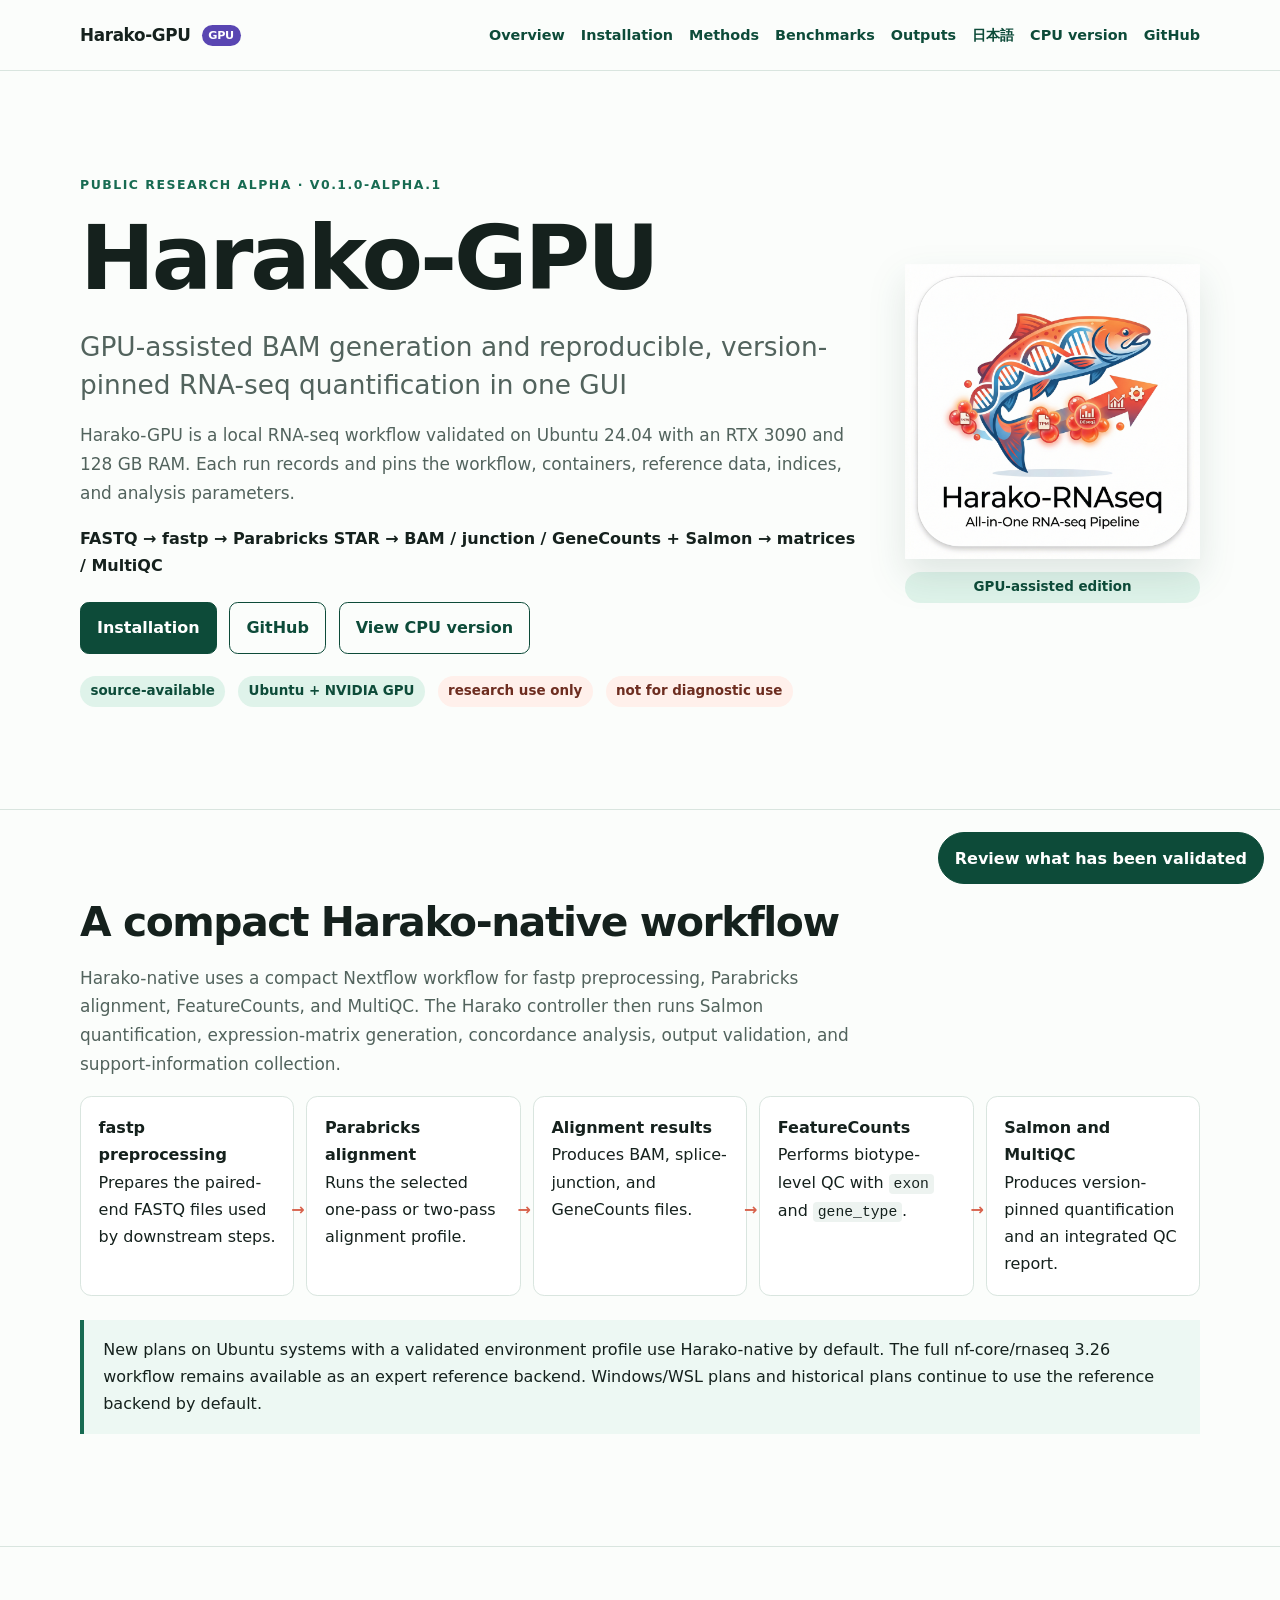
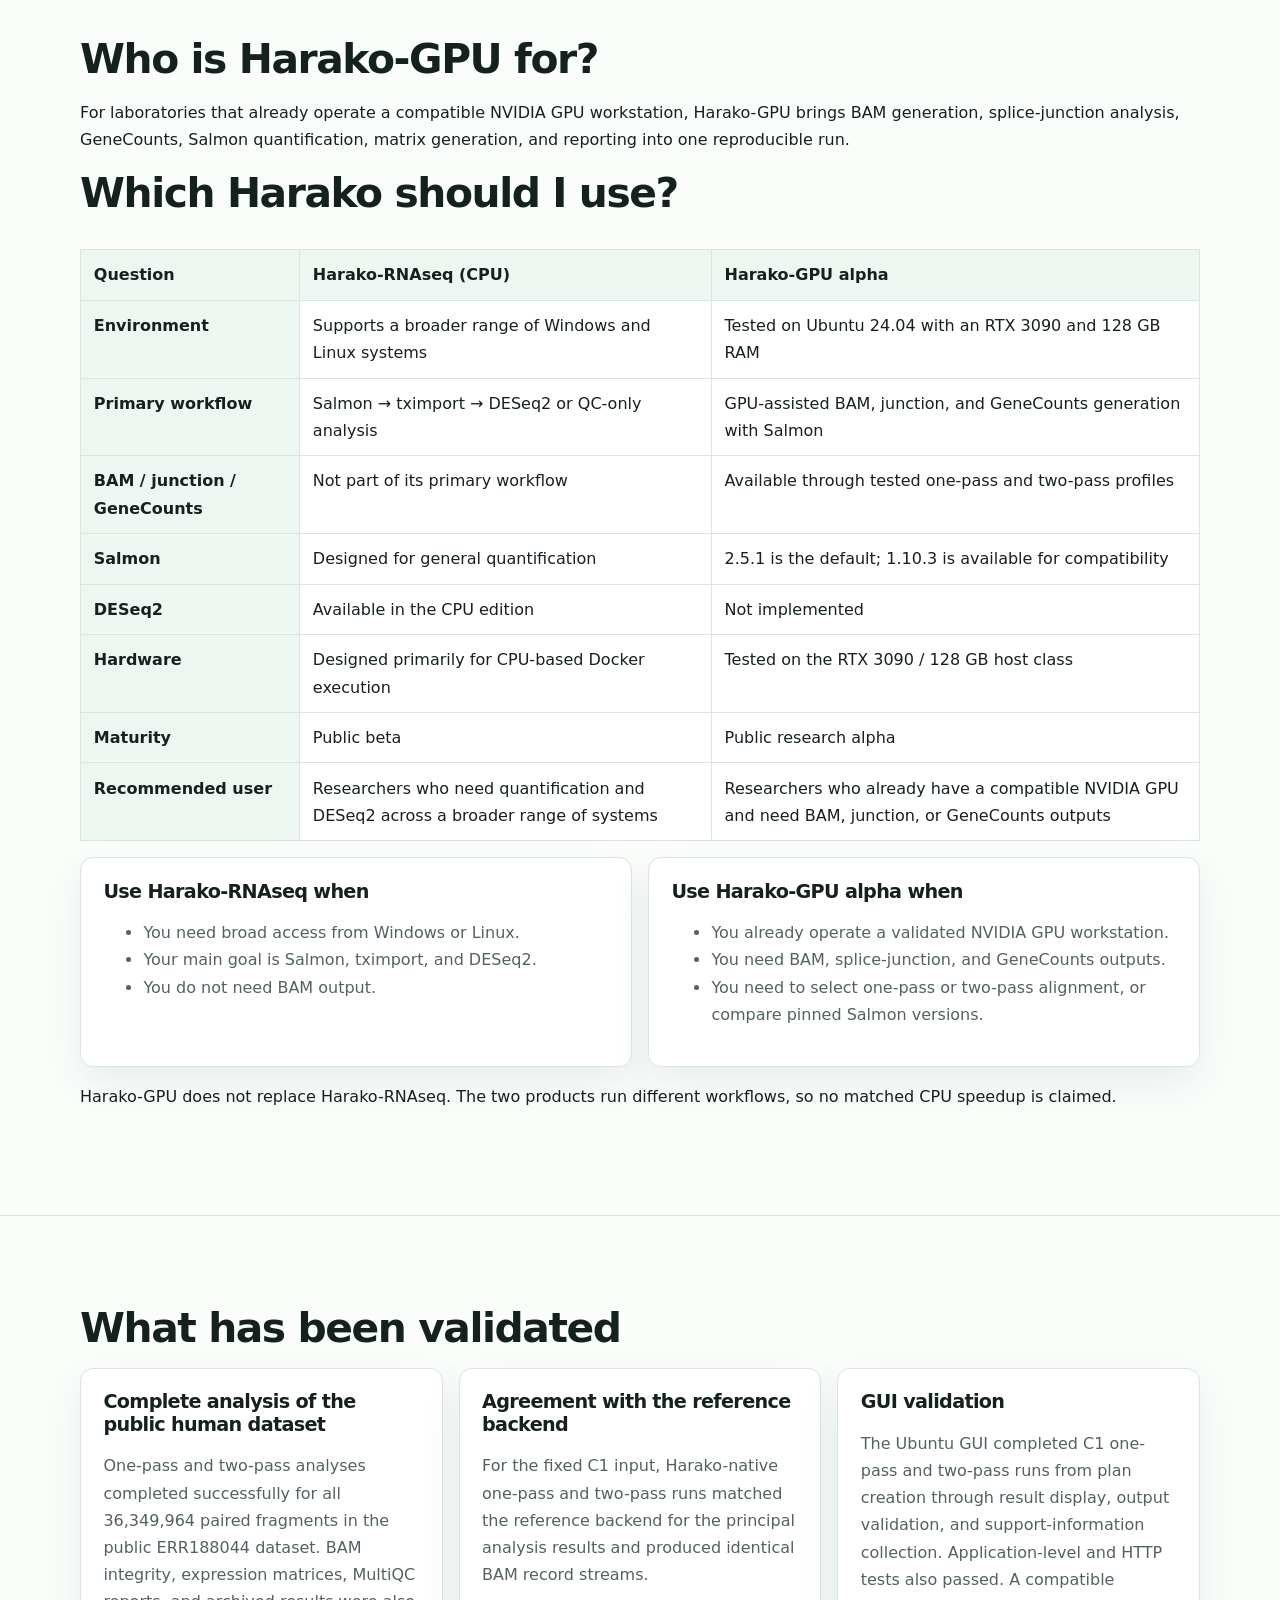
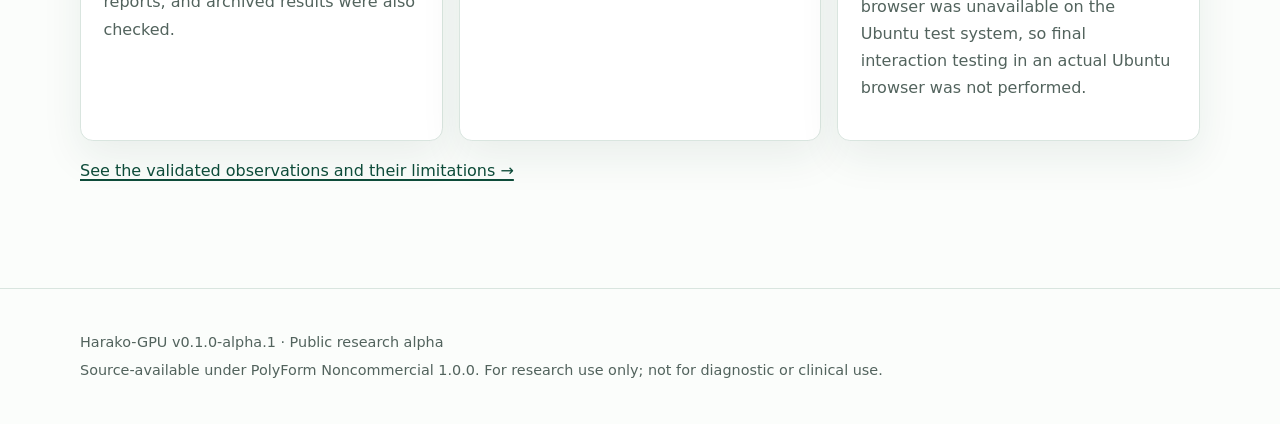
<file: site/index.html>
<!doctype html>
<html lang="en"><head><meta charset="utf-8"><meta name="viewport" content="width=device-width,initial-scale=1">
<title>Harako-GPU | GPU-assisted alignment and reproducible RNA-seq quantification</title>
<meta name="description" content="Harako-GPU combines GPU-assisted BAM generation with reproducible, version-pinned RNA-seq quantification for a validated Ubuntu and NVIDIA workstation.">
<link rel="canonical" href="https://do-shima.github.io/Harako-GPU/"><link rel="alternate" hreflang="en" href="https://do-shima.github.io/Harako-GPU/"><link rel="alternate" hreflang="ja" href="https://do-shima.github.io/Harako-GPU/ja/"><link rel="alternate" hreflang="x-default" href="https://do-shima.github.io/Harako-GPU/">
<meta property="og:title" content="Harako-GPU | GPU-assisted RNA-seq workflow"><meta property="og:description" content="GPU-assisted BAM generation and reproducible, version-pinned RNA-seq quantification in one GUI."><meta property="og:type" content="website"><meta property="og:url" content="https://do-shima.github.io/Harako-GPU/"><meta property="og:image" content="https://do-shima.github.io/Harako-GPU/assets/harako-logo.png">
<link rel="stylesheet" href="assets/site.css"><script src="assets/ai-consult.js" defer></script></head>
<body><a class="skip-link" href="#main">Skip to content</a><header class="site-header"><nav class="nav" aria-label="Primary navigation"><a class="brand" aria-current="page" href="./">Harako-GPU <span class="gpu-badge">GPU</span></a><div class="nav-links"><a href="./">Overview</a><a href="installation/">Installation</a><a href="methods/">Methods</a><a href="benchmarks/">Benchmarks</a><a href="outputs/">Outputs</a><a href="ja/" lang="ja">日本語</a><a href="https://do-shima.github.io/harako-rnaseq/">CPU version</a><a href="https://github.com/do-shima/Harako-GPU">GitHub</a></div></nav></header>
<main id="main"><section class="container hero"><div><p class="eyebrow">Public research alpha · v0.1.0-alpha.1</p><h1>Harako-GPU</h1><p class="subtitle">GPU-assisted BAM generation and reproducible, version-pinned RNA-seq quantification in one GUI</p><p class="lede">Harako-GPU is a local RNA-seq workflow validated on Ubuntu 24.04 with an RTX 3090 and 128 GB RAM. Each run records and pins the workflow, containers, reference data, indices, and analysis parameters.</p><p><strong>FASTQ → fastp → Parabricks STAR → BAM / junction / GeneCounts + Salmon → matrices / MultiQC</strong></p><div class="actions"><a class="button primary" href="installation/">Installation</a><a class="button" href="https://github.com/do-shima/Harako-GPU">GitHub</a><a class="button" href="https://do-shima.github.io/harako-rnaseq/">View CPU version</a></div><div class="status"><span class="pill">source-available</span><span class="pill">Ubuntu + NVIDIA GPU</span><span class="pill warning">research use only</span><span class="pill warning">not for diagnostic use</span></div></div><div><img class="hero-logo" src="assets/harako-logo.png" width="640" height="640" alt="Harako logo combining a salmon with an RNA strand"><p class="pill" style="text-align:center">GPU-assisted edition</p></div></section>
<section class="section"><div class="container"><h2>A compact Harako-native workflow</h2><p class="section-intro">Harako-native uses a compact Nextflow workflow for fastp preprocessing, Parabricks alignment, FeatureCounts, and MultiQC. The Harako controller then runs Salmon quantification, expression-matrix generation, concordance analysis, output validation, and support-information collection.</p><ol class="flow" aria-label="Harako-GPU workflow"><li><strong>fastp preprocessing</strong><br>Prepares the paired-end FASTQ files used by downstream steps.</li><li><strong>Parabricks alignment</strong><br>Runs the selected one-pass or two-pass alignment profile.</li><li><strong>Alignment results</strong><br>Produces BAM, splice-junction, and GeneCounts files.</li><li><strong>FeatureCounts</strong><br>Performs biotype-level QC with <code>exon</code> and <code>gene_type</code>.</li><li><strong>Salmon and MultiQC</strong><br>Produces version-pinned quantification and an integrated QC report.</li></ol><p class="notice qualified">New plans on Ubuntu systems with a validated environment profile use Harako-native by default. The full nf-core/rnaseq 3.26 workflow remains available as an expert reference backend. Windows/WSL plans and historical plans continue to use the reference backend by default.</p></div></section>
<section class="section"><div class="container"><h2>Who is Harako-GPU for?</h2><p>For laboratories that already operate a compatible NVIDIA GPU workstation, Harako-GPU brings BAM generation, splice-junction analysis, GeneCounts, Salmon quantification, matrix generation, and reporting into one reproducible run.</p><h2>Which Harako should I use?</h2><div class="table-scroll"><table><thead><tr><th>Question</th><th>Harako-RNAseq (CPU)</th><th>Harako-GPU alpha</th></tr></thead><tbody><tr><th>Environment</th><td>Supports a broader range of Windows and Linux systems</td><td>Tested on Ubuntu 24.04 with an RTX 3090 and 128 GB RAM</td></tr><tr><th>Primary workflow</th><td>Salmon → tximport → DESeq2 or QC-only analysis</td><td>GPU-assisted BAM, junction, and GeneCounts generation with Salmon</td></tr><tr><th>BAM / junction / GeneCounts</th><td>Not part of its primary workflow</td><td>Available through tested one-pass and two-pass profiles</td></tr><tr><th>Salmon</th><td>Designed for general quantification</td><td>2.5.1 is the default; 1.10.3 is available for compatibility</td></tr><tr><th>DESeq2</th><td>Available in the CPU edition</td><td>Not implemented</td></tr><tr><th>Hardware</th><td>Designed primarily for CPU-based Docker execution</td><td>Tested on the RTX 3090 / 128 GB host class</td></tr><tr><th>Maturity</th><td>Public beta</td><td>Public research alpha</td></tr><tr><th>Recommended user</th><td>Researchers who need quantification and DESeq2 across a broader range of systems</td><td>Researchers who already have a compatible NVIDIA GPU and need BAM, junction, or GeneCounts outputs</td></tr></tbody></table></div><div class="grid two"><article class="card"><h3>Use Harako-RNAseq when</h3><ul><li>You need broad access from Windows or Linux.</li><li>Your main goal is Salmon, tximport, and DESeq2.</li><li>You do not need BAM output.</li></ul></article><article class="card"><h3>Use Harako-GPU alpha when</h3><ul><li>You already operate a validated NVIDIA GPU workstation.</li><li>You need BAM, splice-junction, and GeneCounts outputs.</li><li>You need to select one-pass or two-pass alignment, or compare pinned Salmon versions.</li></ul></article></div><p>Harako-GPU does not replace Harako-RNAseq. The two products run different workflows, so no matched CPU speedup is claimed.</p></div></section>
<section class="section"><div class="container"><h2>What has been validated</h2><div class="grid"><article class="card"><h3>Complete analysis of the public human dataset</h3><p>One-pass and two-pass analyses completed successfully for all 36,349,964 paired fragments in the public ERR188044 dataset. BAM integrity, expression matrices, MultiQC reports, and archived results were also checked.</p></article><article class="card"><h3>Agreement with the reference backend</h3><p>For the fixed C1 input, Harako-native one-pass and two-pass runs matched the reference backend for the principal analysis results and produced identical BAM record streams.</p></article><article class="card"><h3>GUI validation</h3><p>The Ubuntu GUI completed C1 one-pass and two-pass runs from plan creation through result display, output validation, and support-information collection. Application-level and HTTP tests also passed. A compatible browser was unavailable on the Ubuntu test system, so final interaction testing in an actual Ubuntu browser was not performed.</p></article></div><p><a href="benchmarks/">See the validated observations and their limitations →</a></p><div class="notice evidence-note" data-evidence-note tabindex="-1" hidden>The published validation records show that the workflow behaved as expected for the documented environment, settings, and input data. They do not establish biological validity, cross-host equality, support for arbitrary hardware, or a matched CPU speedup.</div></div></section></main>
<footer class="site-footer"><div class="container"><p>Harako-GPU v0.1.0-alpha.1 · Public research alpha</p><p>Source-available under PolyForm Noncommercial 1.0.0. For research use only; not for diagnostic or clinical use.</p></div></footer></body></html>
</file>
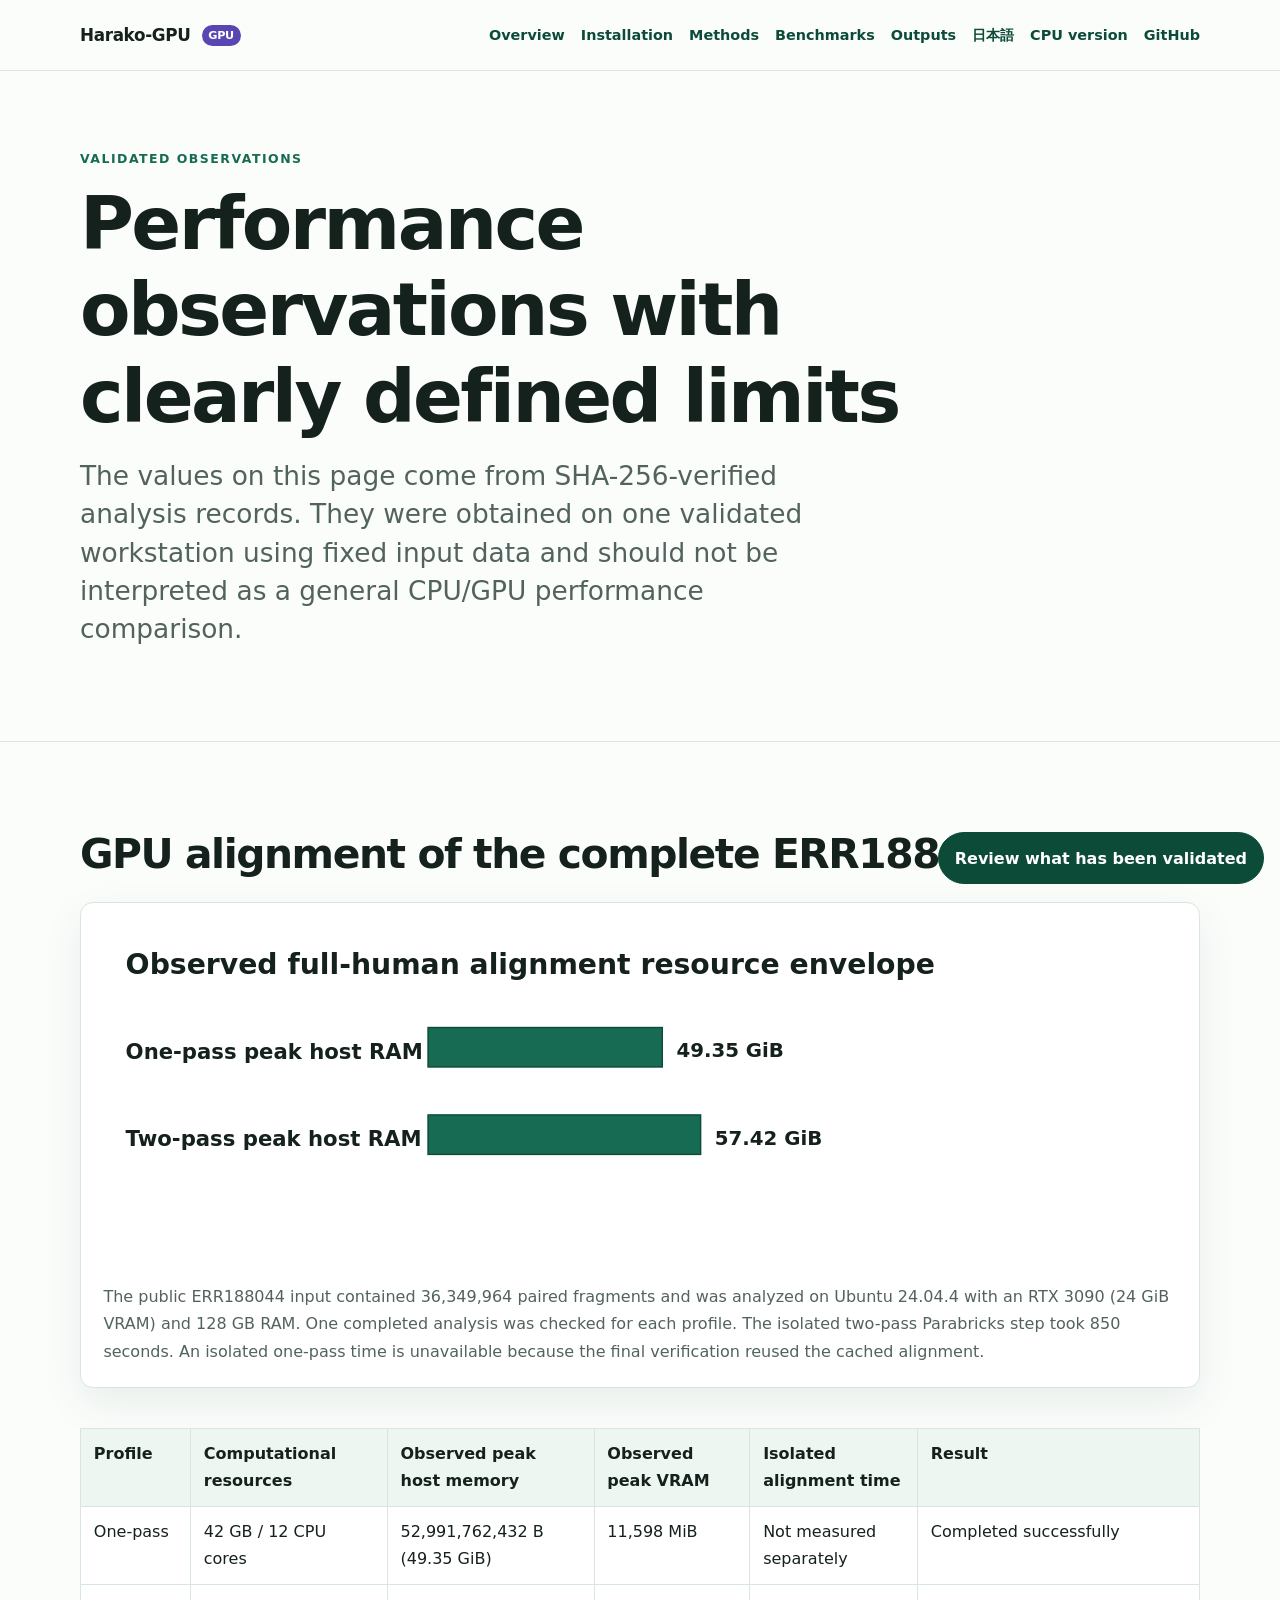
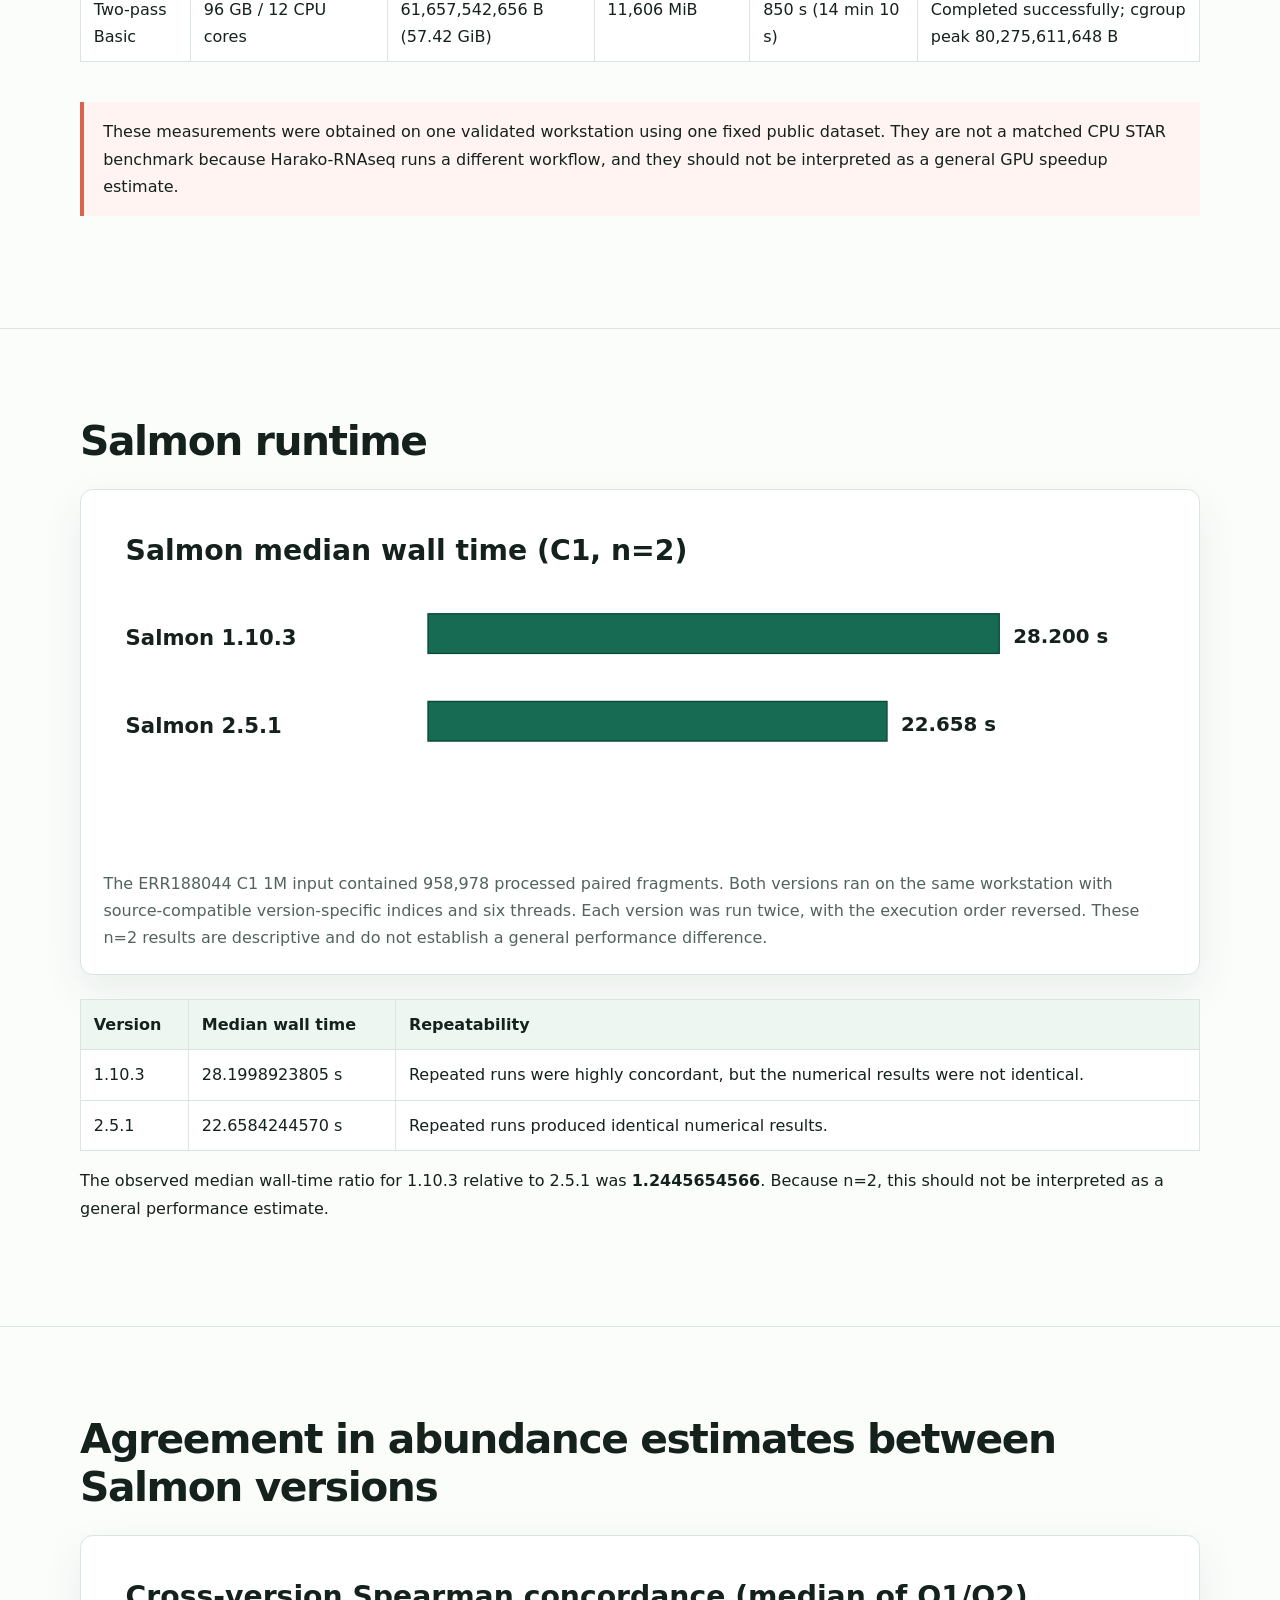
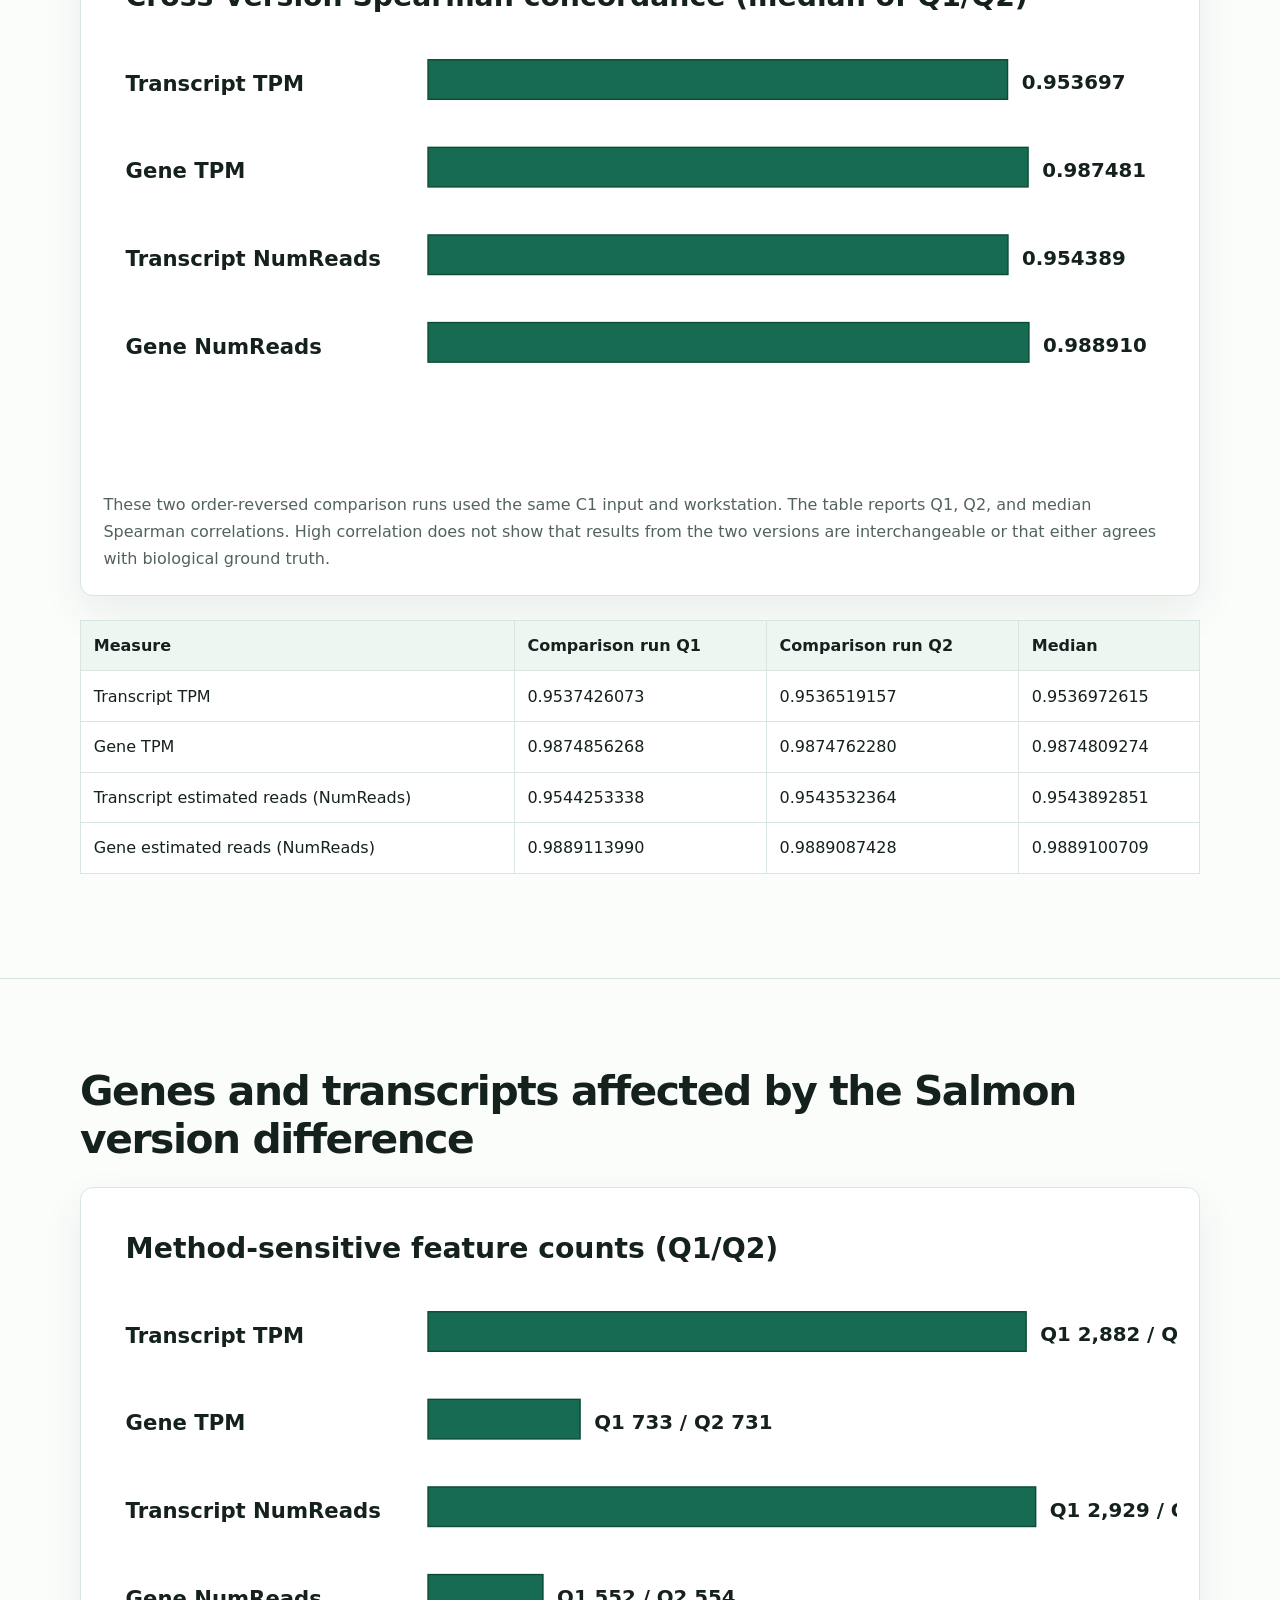
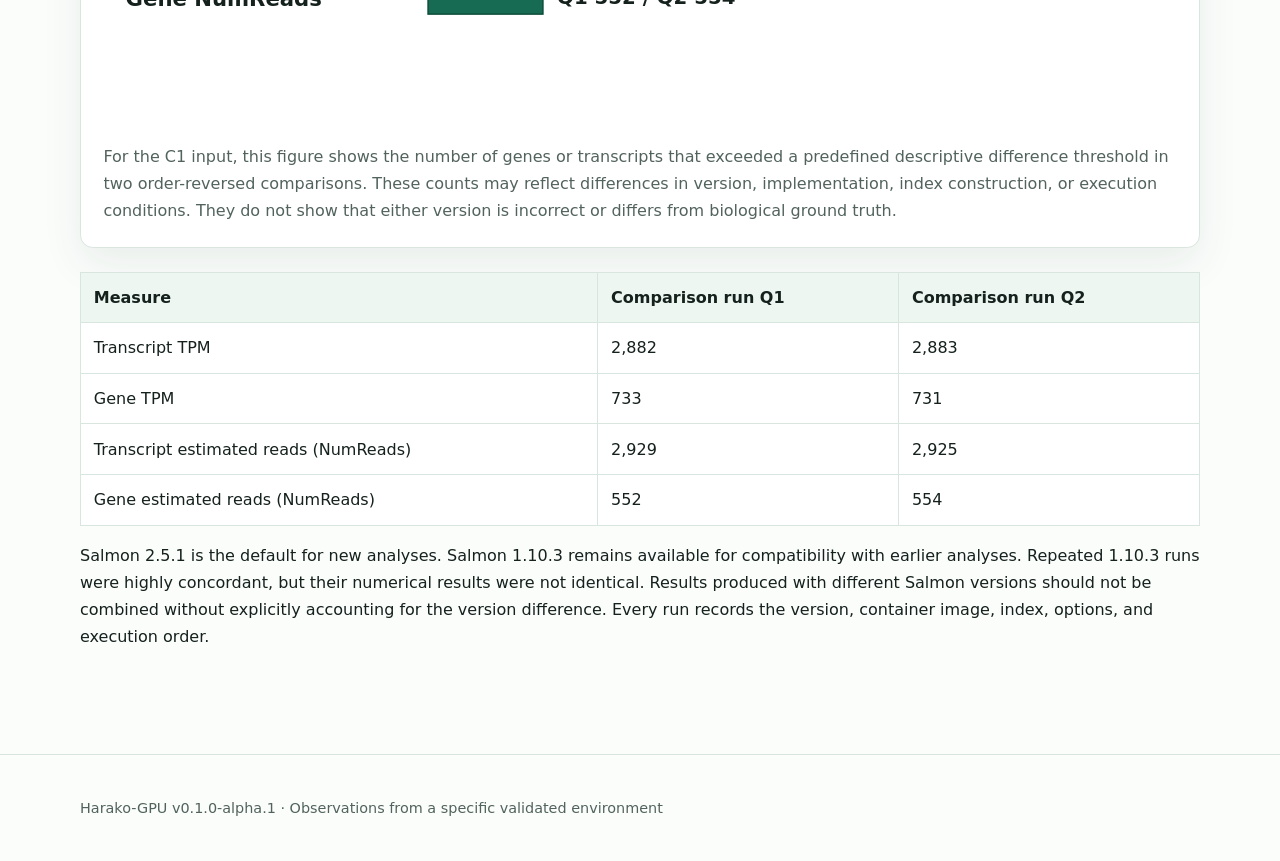
<file: site/benchmarks/index.html>
<!doctype html><html lang="en"><head><meta charset="utf-8"><meta name="viewport" content="width=device-width,initial-scale=1"><title>Validated performance observations | Harako-GPU</title><meta name="description" content="Review Parabricks resource use for the complete ERR188044 dataset and the C1 comparison of Salmon 1.10.3 and 2.5.1 runtime, concordance, and repeatability."><link rel="canonical" href="https://do-shima.github.io/Harako-GPU/benchmarks/"><link rel="alternate" hreflang="en" href="https://do-shima.github.io/Harako-GPU/benchmarks/"><link rel="alternate" hreflang="ja" href="https://do-shima.github.io/Harako-GPU/ja/benchmarks/"><link rel="alternate" hreflang="x-default" href="https://do-shima.github.io/Harako-GPU/benchmarks/"><link rel="stylesheet" href="../assets/site.css"><script src="../assets/ai-consult.js" defer></script></head>
<body><a class="skip-link" href="#main">Skip to content</a><header class="site-header"><nav class="nav"><a class="brand" href="../">Harako-GPU <span class="gpu-badge">GPU</span></a><div class="nav-links"><a href="../">Overview</a><a href="../installation/">Installation</a><a href="../methods/">Methods</a><a aria-current="page" href="./">Benchmarks</a><a href="../outputs/">Outputs</a><a href="../ja/benchmarks/" lang="ja">日本語</a><a href="https://do-shima.github.io/harako-rnaseq/">CPU version</a><a href="https://github.com/do-shima/Harako-GPU">GitHub</a></div></nav></header><main id="main"><section class="container hero page-hero"><div><p class="eyebrow">Validated observations</p><h1>Performance observations with clearly defined limits</h1><p class="subtitle">The values on this page come from SHA-256-verified analysis records. They were obtained on one validated workstation using fixed input data and should not be interpreted as a general CPU/GPU performance comparison.</p></div></section>
<section class="section"><div class="container"><h2>GPU alignment of the complete ERR188044 dataset</h2><figure class="figure-card"><img src="../assets/charts/gpu-alignment-observed.svg" alt="For the complete ERR188044 dataset, observed peak host memory use was 49.35 GiB with one-pass alignment and 57.42 GiB with two-pass alignment."><figcaption>The public ERR188044 input contained 36,349,964 paired fragments and was analyzed on Ubuntu 24.04.4 with an RTX 3090 (24 GiB VRAM) and 128 GB RAM. One completed analysis was checked for each profile. The isolated two-pass Parabricks step took 850 seconds. An isolated one-pass time is unavailable because the final verification reused the cached alignment.</figcaption></figure><div class="table-scroll"><table><thead><tr><th>Profile</th><th>Computational resources</th><th>Observed peak host memory</th><th>Observed peak VRAM</th><th>Isolated alignment time</th><th>Result</th></tr></thead><tbody><tr><td>One-pass</td><td>42 GB / 12 CPU cores</td><td>52,991,762,432 B (49.35 GiB)</td><td>11,598 MiB</td><td>Not measured separately</td><td>Completed successfully</td></tr><tr><td>Two-pass Basic</td><td>96 GB / 12 CPU cores</td><td>61,657,542,656 B (57.42 GiB)</td><td>11,606 MiB</td><td>850 s (14 min 10 s)</td><td>Completed successfully; cgroup peak 80,275,611,648 B</td></tr></tbody></table></div><p class="notice">These measurements were obtained on one validated workstation using one fixed public dataset. They are not a matched CPU STAR benchmark because Harako-RNAseq runs a different workflow, and they should not be interpreted as a general GPU speedup estimate.</p></div></section>
<section class="section"><div class="container"><h2>Salmon runtime</h2><figure class="figure-card"><img src="../assets/charts/salmon-runtime.svg" alt="The median runtime was 28.200 seconds for Salmon 1.10.3 and 22.658 seconds for Salmon 2.5.1."><figcaption>The ERR188044 C1 1M input contained 958,978 processed paired fragments. Both versions ran on the same workstation with source-compatible version-specific indices and six threads. Each version was run twice, with the execution order reversed. These n=2 results are descriptive and do not establish a general performance difference.</figcaption></figure><table><thead><tr><th>Version</th><th>Median wall time</th><th>Repeatability</th></tr></thead><tbody><tr><td>1.10.3</td><td>28.1998923805 s</td><td>Repeated runs were highly concordant, but the numerical results were not identical.</td></tr><tr><td>2.5.1</td><td>22.6584244570 s</td><td>Repeated runs produced identical numerical results.</td></tr></tbody></table><p>The observed median wall-time ratio for 1.10.3 relative to 2.5.1 was <strong>1.2445654566</strong>. Because n=2, this should not be interpreted as a general performance estimate.</p></div></section>
<section class="section"><div class="container"><h2>Agreement in abundance estimates between Salmon versions</h2><figure class="figure-card"><img src="../assets/charts/salmon-concordance.svg" alt="Median Spearman correlations between Salmon versions were 0.953697 for transcript TPM, 0.987481 for gene TPM, 0.954389 for transcript NumReads, and 0.988910 for gene NumReads."><figcaption>These two order-reversed comparison runs used the same C1 input and workstation. The table reports Q1, Q2, and median Spearman correlations. High correlation does not show that results from the two versions are interchangeable or that either agrees with biological ground truth.</figcaption></figure><table><thead><tr><th>Measure</th><th>Comparison run Q1</th><th>Comparison run Q2</th><th>Median</th></tr></thead><tbody><tr><td>Transcript TPM</td><td>0.9537426073</td><td>0.9536519157</td><td>0.9536972615</td></tr><tr><td>Gene TPM</td><td>0.9874856268</td><td>0.9874762280</td><td>0.9874809274</td></tr><tr><td>Transcript estimated reads (NumReads)</td><td>0.9544253338</td><td>0.9543532364</td><td>0.9543892851</td></tr><tr><td>Gene estimated reads (NumReads)</td><td>0.9889113990</td><td>0.9889087428</td><td>0.9889100709</td></tr></tbody></table></div></section>
<section class="section"><div class="container"><h2>Genes and transcripts affected by the Salmon version difference</h2><figure class="figure-card"><img src="../assets/charts/method-sensitive-features.svg" alt="Counts above the predefined difference threshold in comparison runs Q1 and Q2 were 2,882 and 2,883 for transcript TPM, 733 and 731 for gene TPM, 2,929 and 2,925 for transcript NumReads, and 552 and 554 for gene NumReads."><figcaption>For the C1 input, this figure shows the number of genes or transcripts that exceeded a predefined descriptive difference threshold in two order-reversed comparisons. These counts may reflect differences in version, implementation, index construction, or execution conditions. They do not show that either version is incorrect or differs from biological ground truth.</figcaption></figure><table><thead><tr><th>Measure</th><th>Comparison run Q1</th><th>Comparison run Q2</th></tr></thead><tbody><tr><td>Transcript TPM</td><td>2,882</td><td>2,883</td></tr><tr><td>Gene TPM</td><td>733</td><td>731</td></tr><tr><td>Transcript estimated reads (NumReads)</td><td>2,929</td><td>2,925</td></tr><tr><td>Gene estimated reads (NumReads)</td><td>552</td><td>554</td></tr></tbody></table><p>Salmon 2.5.1 is the default for new analyses. Salmon 1.10.3 remains available for compatibility with earlier analyses. Repeated 1.10.3 runs were highly concordant, but their numerical results were not identical. Results produced with different Salmon versions should not be combined without explicitly accounting for the version difference. Every run records the version, container image, index, options, and execution order.</p><div class="notice evidence-note" data-evidence-note tabindex="-1" hidden>Machine-readable values and source records with private details removed are available in <a href="../assets/data/public-benchmark-summary.json">public-benchmark-summary.json</a> and <a href="../assets/data/evidence-source-map.json">evidence-source-map.json</a>.</div></div></section></main><footer class="site-footer"><div class="container"><p>Harako-GPU v0.1.0-alpha.1 · Observations from a specific validated environment</p></div></footer></body></html>
</file>
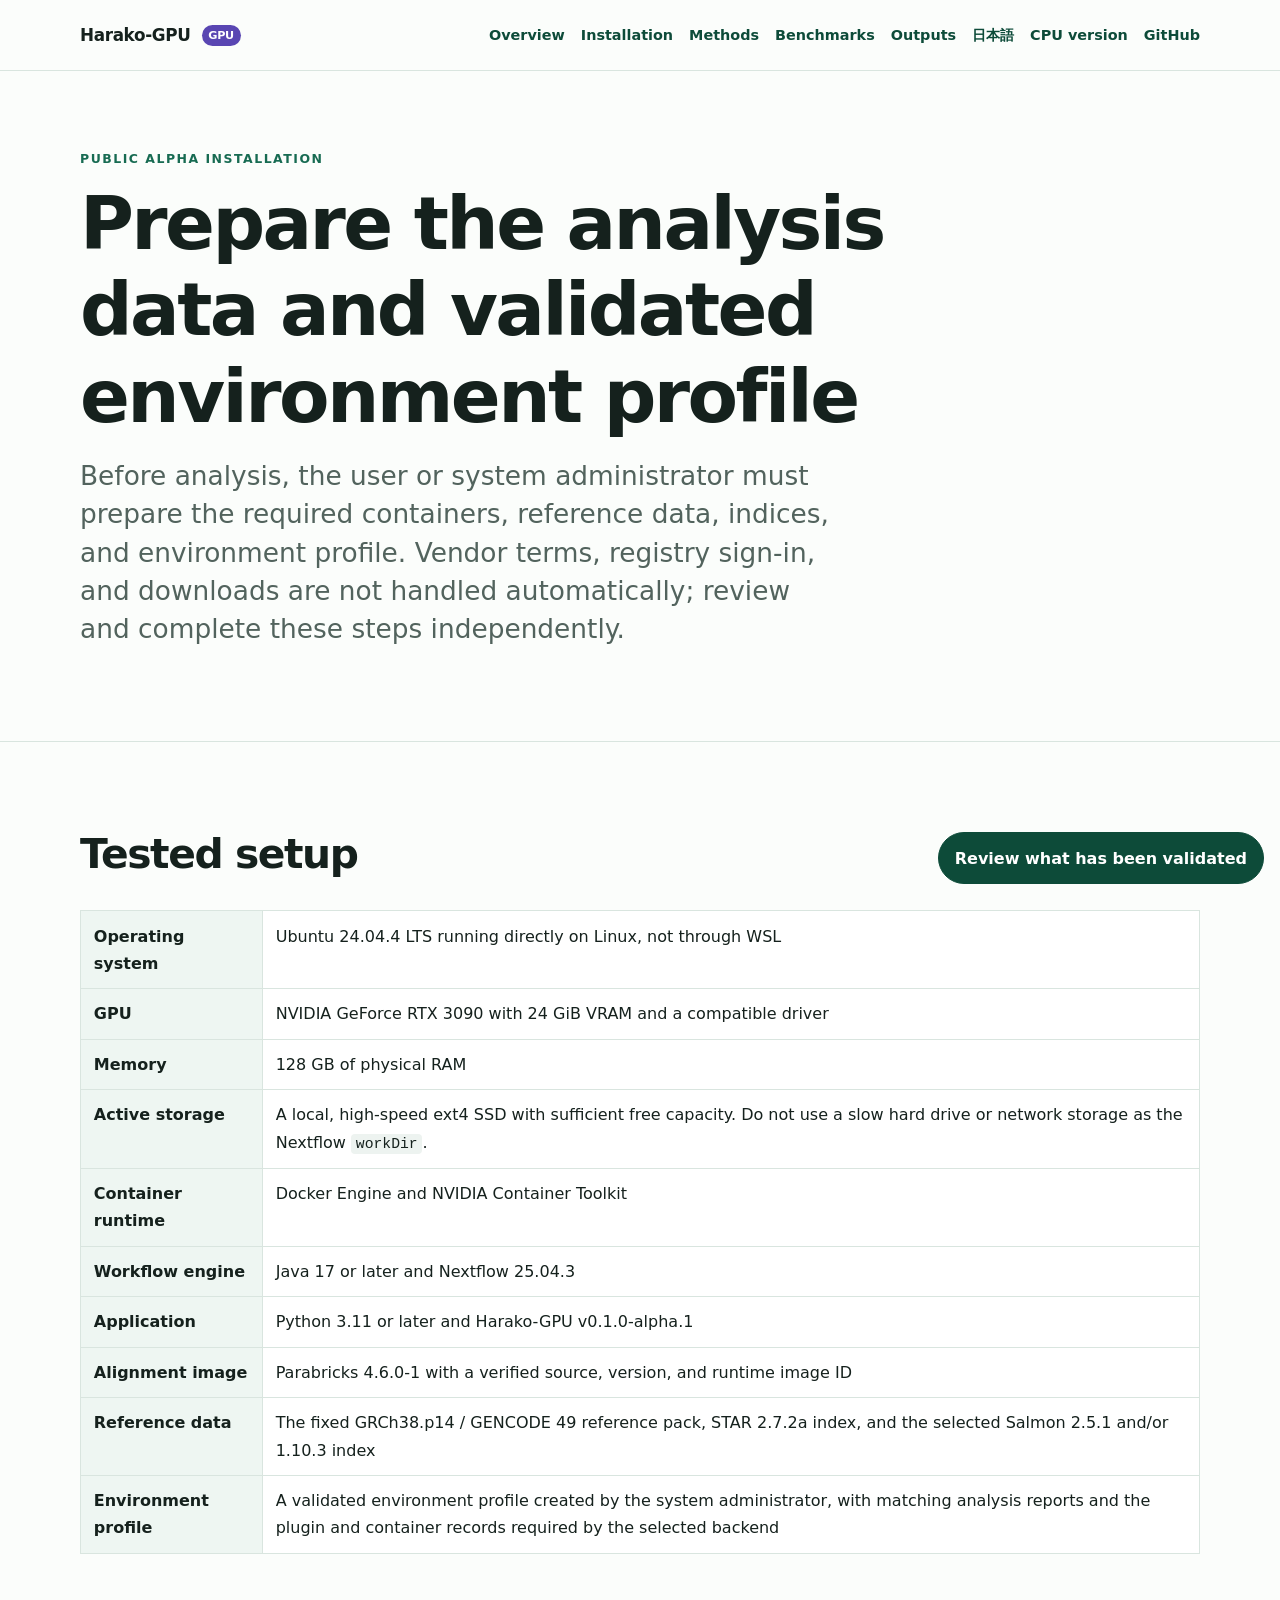
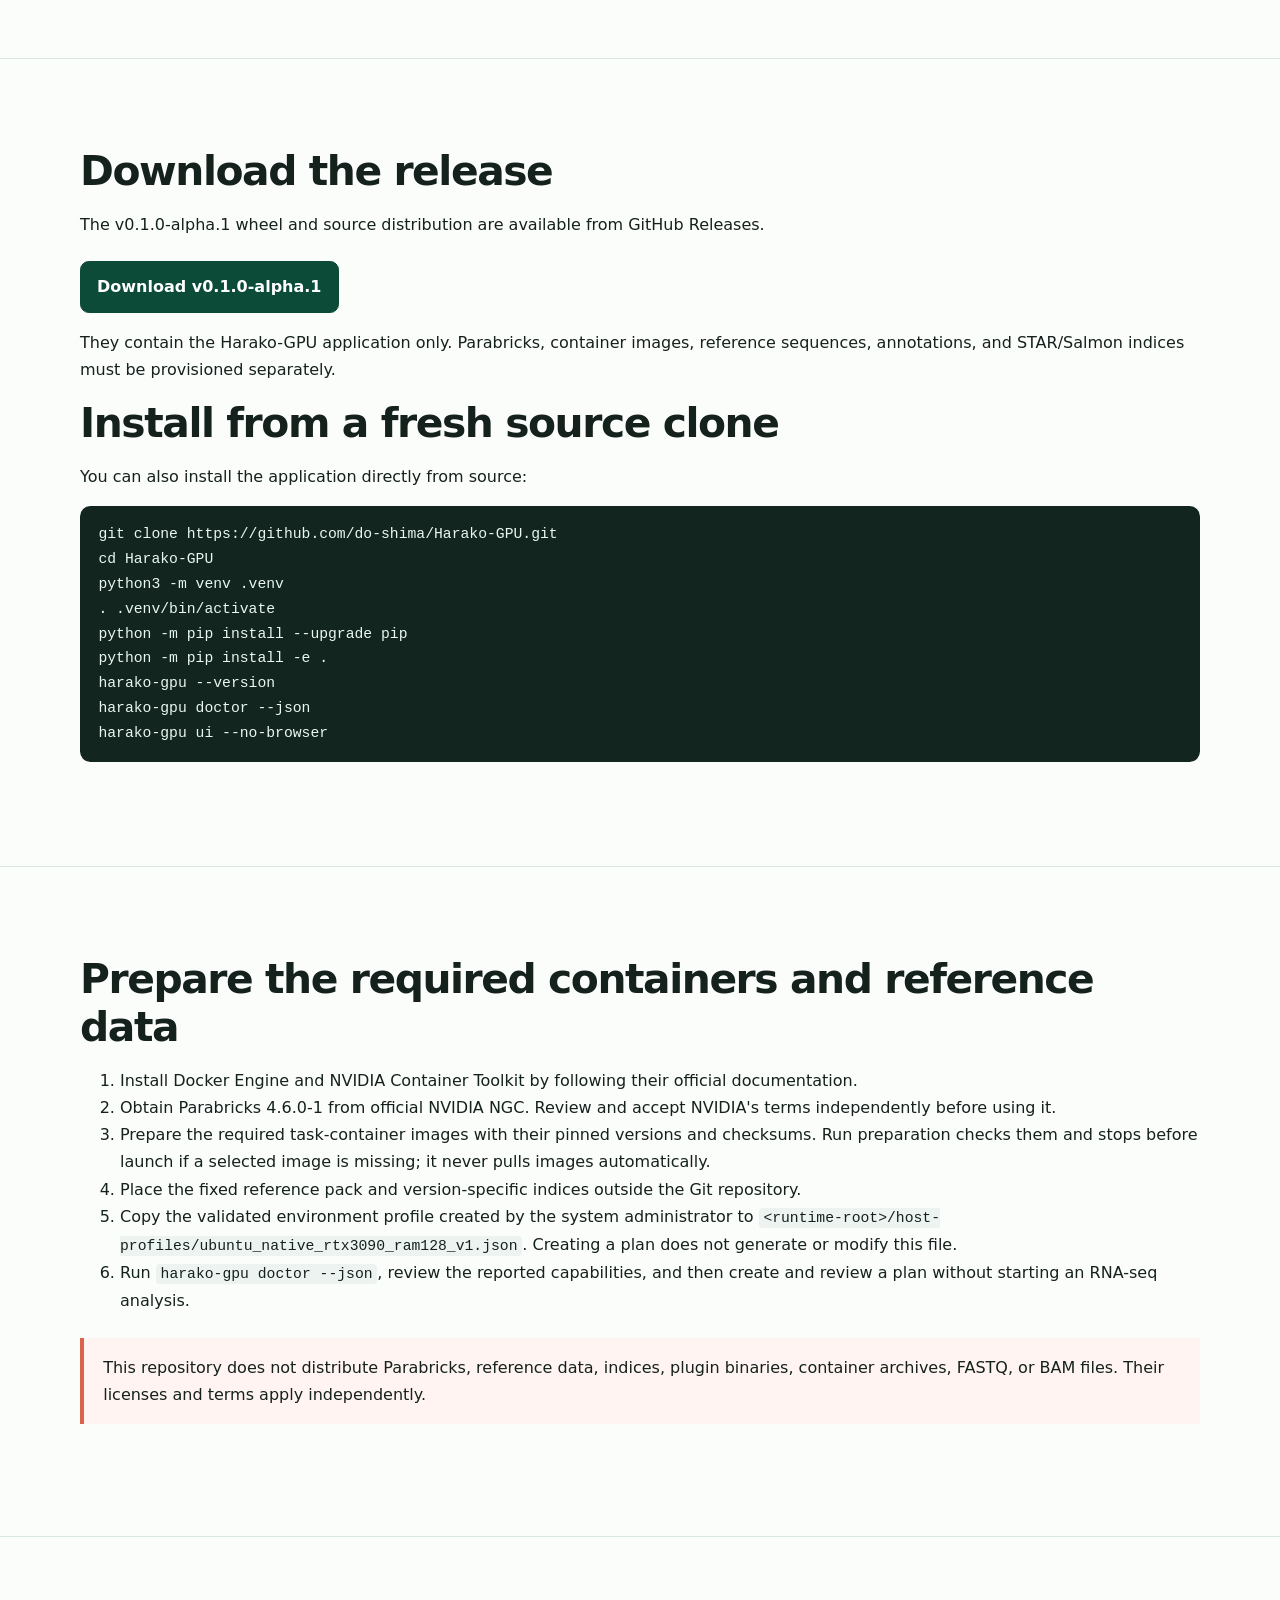
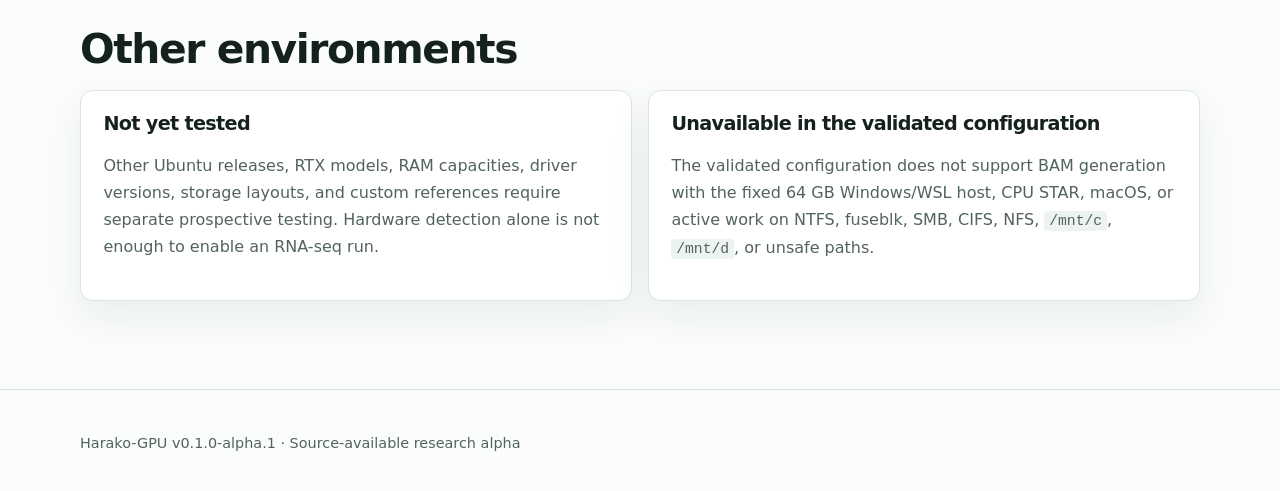
<file: site/installation/index.html>
<!doctype html><html lang="en"><head><meta charset="utf-8"><meta name="viewport" content="width=device-width,initial-scale=1"><title>Install Harako-GPU v0.1.0-alpha.1</title><meta name="description" content="Install Harako-GPU on its tested Ubuntu 24.04, RTX 3090, 128 GB environment and provision the required containers, references, indices, and host qualification record."><link rel="canonical" href="https://do-shima.github.io/Harako-GPU/installation/"><link rel="alternate" hreflang="en" href="https://do-shima.github.io/Harako-GPU/installation/"><link rel="alternate" hreflang="ja" href="https://do-shima.github.io/Harako-GPU/ja/installation/"><link rel="alternate" hreflang="x-default" href="https://do-shima.github.io/Harako-GPU/installation/"><link rel="stylesheet" href="../assets/site.css"><script src="../assets/ai-consult.js" defer></script></head>
<body><a class="skip-link" href="#main">Skip to content</a><header class="site-header"><nav class="nav"><a class="brand" href="../">Harako-GPU <span class="gpu-badge">GPU</span></a><div class="nav-links"><a href="../">Overview</a><a aria-current="page" href="./">Installation</a><a href="../methods/">Methods</a><a href="../benchmarks/">Benchmarks</a><a href="../outputs/">Outputs</a><a href="../ja/installation/" lang="ja">日本語</a><a href="https://do-shima.github.io/harako-rnaseq/">CPU version</a><a href="https://github.com/do-shima/Harako-GPU">GitHub</a></div></nav></header><main id="main"><section class="container hero page-hero"><div><p class="eyebrow">Public alpha installation</p><h1>Prepare the analysis data and validated environment profile</h1><p class="subtitle">Before analysis, the user or system administrator must prepare the required containers, reference data, indices, and environment profile. Vendor terms, registry sign-in, and downloads are not handled automatically; review and complete these steps independently.</p></div></section>
<section class="section"><div class="container"><h2>Tested setup</h2><div class="table-scroll"><table><tbody><tr><th>Operating system</th><td>Ubuntu 24.04.4 LTS running directly on Linux, not through WSL</td></tr><tr><th>GPU</th><td>NVIDIA GeForce RTX 3090 with 24 GiB VRAM and a compatible driver</td></tr><tr><th>Memory</th><td>128 GB of physical RAM</td></tr><tr><th>Active storage</th><td>A local, high-speed ext4 SSD with sufficient free capacity. Do not use a slow hard drive or network storage as the Nextflow <code>workDir</code>.</td></tr><tr><th>Container runtime</th><td>Docker Engine and NVIDIA Container Toolkit</td></tr><tr><th>Workflow engine</th><td>Java 17 or later and Nextflow 25.04.3</td></tr><tr><th>Application</th><td>Python 3.11 or later and Harako-GPU v0.1.0-alpha.1</td></tr><tr><th>Alignment image</th><td>Parabricks 4.6.0-1 with a verified source, version, and runtime image ID</td></tr><tr><th>Reference data</th><td>The fixed GRCh38.p14 / GENCODE 49 reference pack, STAR 2.7.2a index, and the selected Salmon 2.5.1 and/or 1.10.3 index</td></tr><tr><th>Environment profile</th><td>A validated environment profile created by the system administrator, with matching analysis reports and the plugin and container records required by the selected backend</td></tr></tbody></table></div></div></section>
<section class="section"><div class="container"><h2>Download the release</h2><p>The v0.1.0-alpha.1 wheel and source distribution are available from GitHub Releases.</p><div class="actions"><a class="button primary" href="https://github.com/do-shima/Harako-GPU/releases/tag/v0.1.0-alpha.1">Download v0.1.0-alpha.1</a></div><p>They contain the Harako-GPU application only. Parabricks, container images, reference sequences, annotations, and STAR/Salmon indices must be provisioned separately.</p><h2>Install from a fresh source clone</h2><p>You can also install the application directly from source:</p><pre><code>git clone https://github.com/do-shima/Harako-GPU.git
cd Harako-GPU
python3 -m venv .venv
. .venv/bin/activate
python -m pip install --upgrade pip
python -m pip install -e .
harako-gpu --version
harako-gpu doctor --json
harako-gpu ui --no-browser</code></pre></div></section>
<section class="section"><div class="container"><h2>Prepare the required containers and reference data</h2><ol><li>Install Docker Engine and NVIDIA Container Toolkit by following their official documentation.</li><li>Obtain Parabricks 4.6.0-1 from official NVIDIA NGC. Review and accept NVIDIA's terms independently before using it.</li><li>Prepare the required task-container images with their pinned versions and checksums. Run preparation checks them and stops before launch if a selected image is missing; it never pulls images automatically.</li><li>Place the fixed reference pack and version-specific indices outside the Git repository.</li><li>Copy the validated environment profile created by the system administrator to <code>&lt;runtime-root&gt;/host-profiles/ubuntu_native_rtx3090_ram128_v1.json</code>. Creating a plan does not generate or modify this file.</li><li>Run <code>harako-gpu doctor --json</code>, review the reported capabilities, and then create and review a plan without starting an RNA-seq analysis.</li></ol><p class="notice">This repository does not distribute Parabricks, reference data, indices, plugin binaries, container archives, FASTQ, or BAM files. Their licenses and terms apply independently.</p></div></section>
<section class="section"><div class="container"><h2>Other environments</h2><div class="grid two"><article class="card"><h3>Not yet tested</h3><p>Other Ubuntu releases, RTX models, RAM capacities, driver versions, storage layouts, and custom references require separate prospective testing. Hardware detection alone is not enough to enable an RNA-seq run.</p></article><article class="card"><h3>Unavailable in the validated configuration</h3><p>The validated configuration does not support BAM generation with the fixed 64 GB Windows/WSL host, CPU STAR, macOS, or active work on NTFS, fuseblk, SMB, CIFS, NFS, <code>/mnt/c</code>, <code>/mnt/d</code>, or unsafe paths.</p></article></div><div class="notice evidence-note" data-evidence-note tabindex="-1" hidden>Eligibility depends on validated analysis reports, container source and version records, image and reference/index checksums, the execution environment, and local-filesystem checks. A hardware model name alone is not sufficient.</div></div></section></main><footer class="site-footer"><div class="container"><p>Harako-GPU v0.1.0-alpha.1 · Source-available research alpha</p></div></footer></body></html>
</file>
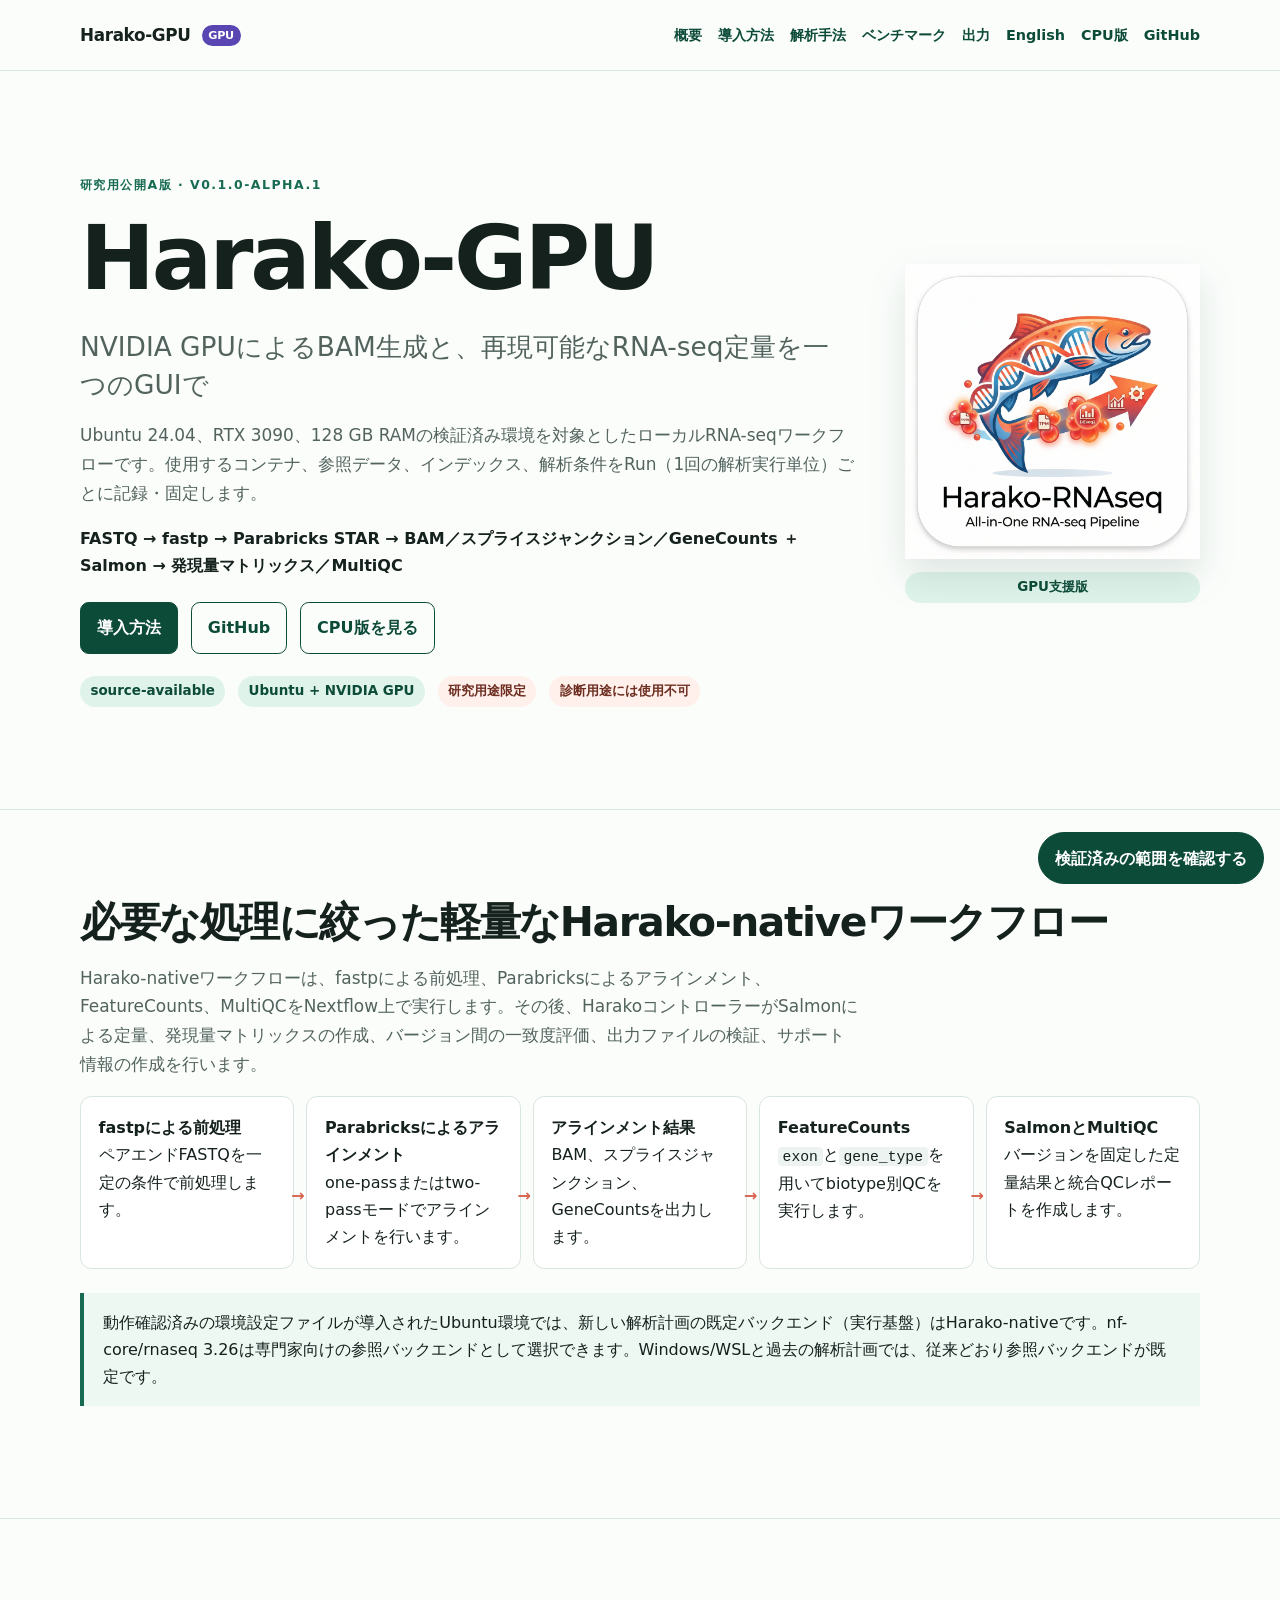
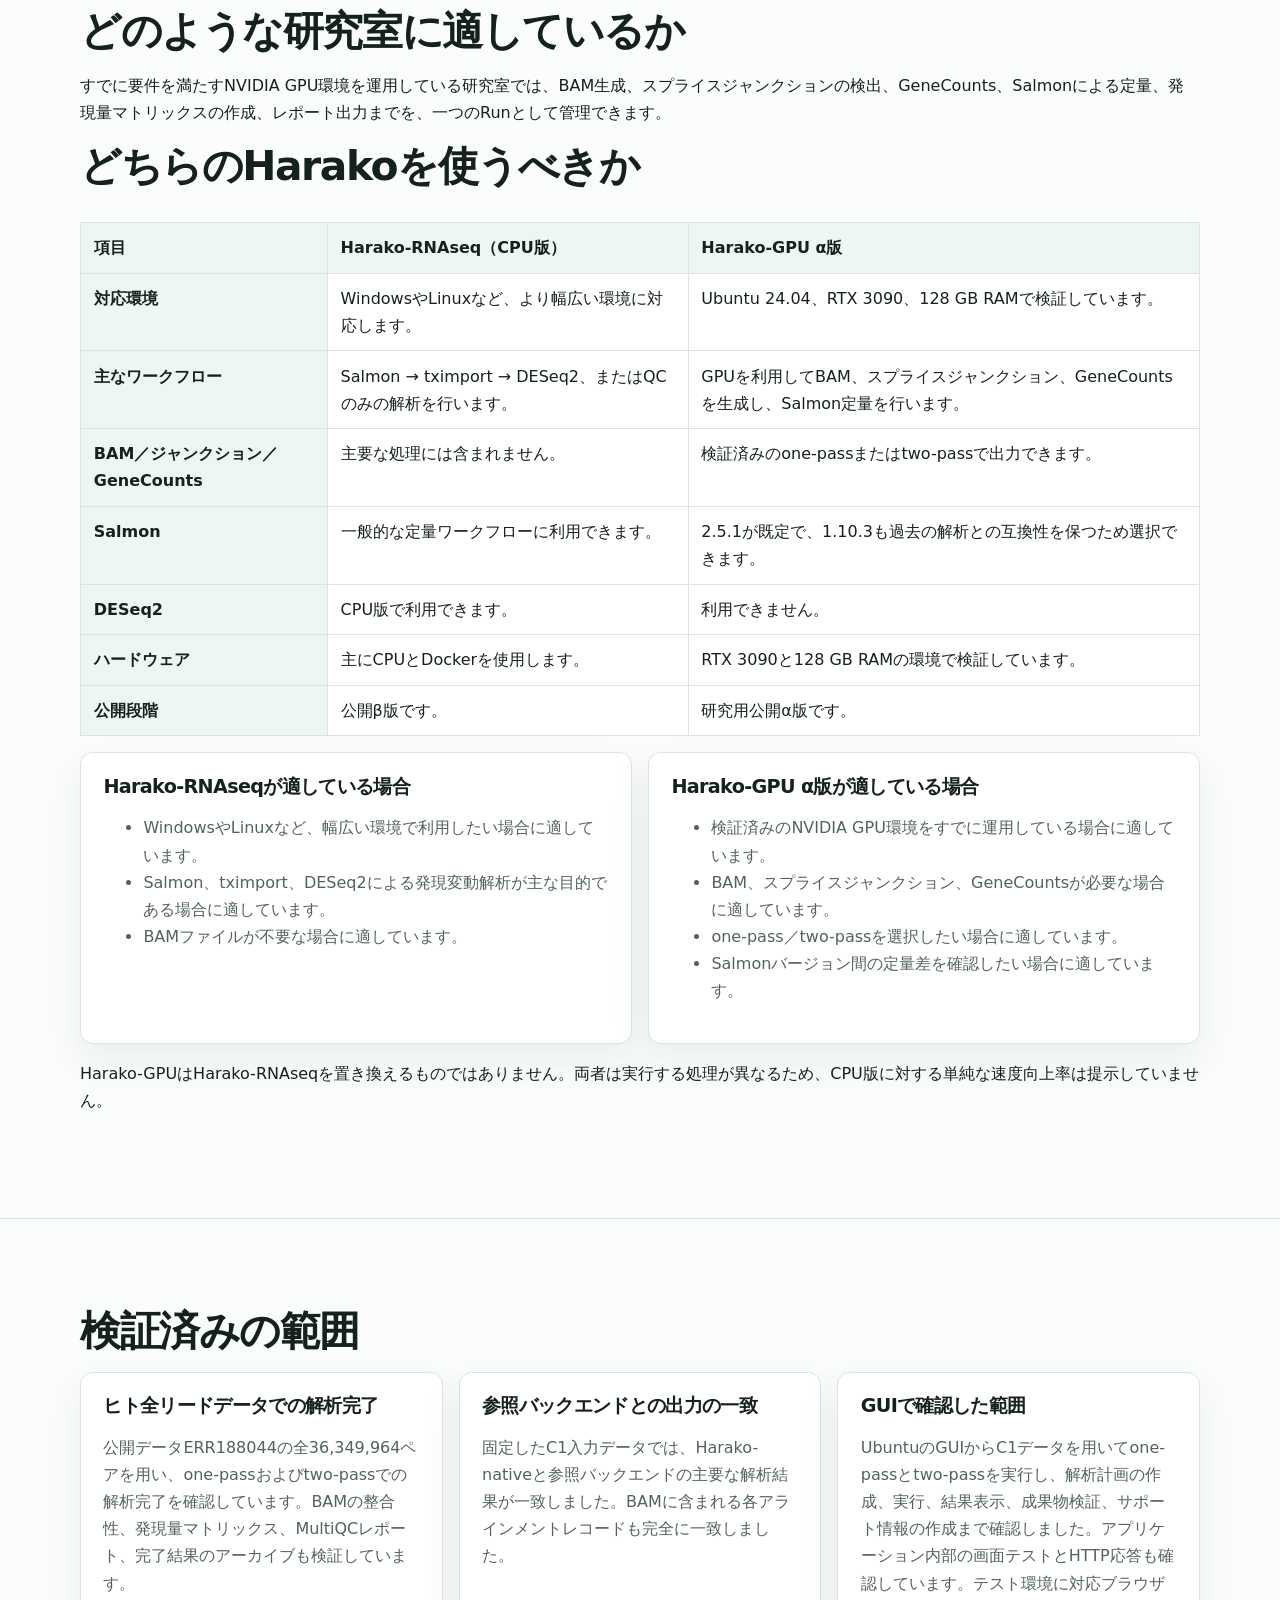
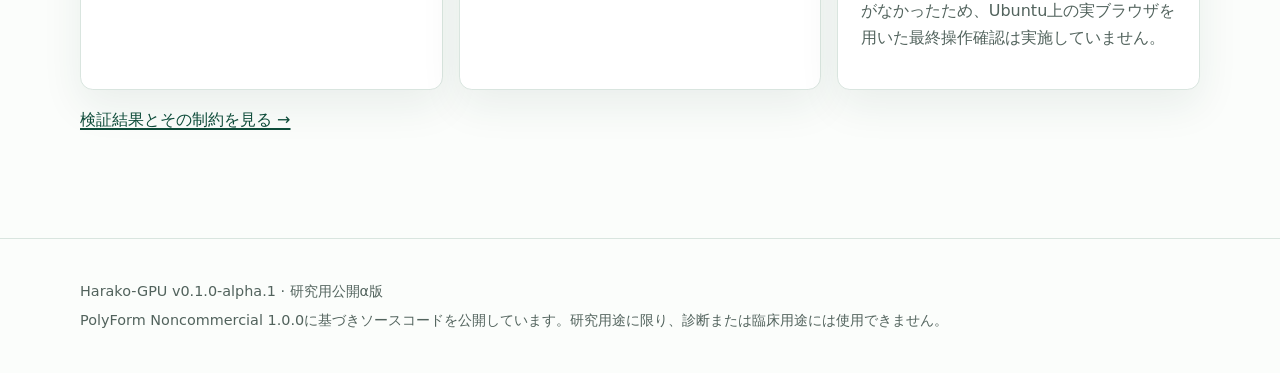
<file: site/ja/index.html>
<!doctype html>
<html lang="ja"><head><meta charset="utf-8"><meta name="viewport" content="width=device-width,initial-scale=1">
<title>Harako-GPU | NVIDIA GPUを用いたBAM生成と再現可能なRNA-seq定量</title><meta name="description" content="Ubuntu 24.04とRTX 3090の検証済み環境で、BAM、スプライスジャンクション、GeneCounts、Salmon定量、発現量マトリックスを作成するRNA-seqワークフローです。">
<link rel="canonical" href="https://do-shima.github.io/Harako-GPU/ja/"><link rel="alternate" hreflang="en" href="https://do-shima.github.io/Harako-GPU/"><link rel="alternate" hreflang="ja" href="https://do-shima.github.io/Harako-GPU/ja/"><link rel="alternate" hreflang="x-default" href="https://do-shima.github.io/Harako-GPU/"><meta property="og:title" content="Harako-GPU | GPU支援RNA-seqワークフロー"><meta property="og:description" content="NVIDIA GPUによるBAM生成と、再現可能なバージョン固定RNA-seq定量を一つのGUIで行います。"><meta property="og:type" content="website"><meta property="og:url" content="https://do-shima.github.io/Harako-GPU/ja/"><meta property="og:image" content="https://do-shima.github.io/Harako-GPU/assets/harako-logo.png"><link rel="stylesheet" href="../assets/site.css"><script src="../assets/ai-consult.js" defer></script></head>
<body><a class="skip-link" href="#main">本文へ移動</a><header class="site-header"><nav class="nav" aria-label="メインナビゲーション"><a class="brand" aria-current="page" href="./">Harako-GPU <span class="gpu-badge">GPU</span></a><div class="nav-links"><a href="./">概要</a><a href="installation/">導入方法</a><a href="methods/">解析手法</a><a href="benchmarks/">ベンチマーク</a><a href="outputs/">出力</a><a href="../" lang="en">English</a><a href="https://do-shima.github.io/harako-rnaseq/">CPU版</a><a href="https://github.com/do-shima/Harako-GPU">GitHub</a></div></nav></header>
<main id="main"><section class="container hero"><div><p class="eyebrow">研究用公開α版 · v0.1.0-alpha.1</p><h1>Harako-GPU</h1><p class="subtitle">NVIDIA GPUによるBAM生成と、再現可能なRNA-seq定量を一つのGUIで</p><p class="lede">Ubuntu 24.04、RTX 3090、128 GB RAMの検証済み環境を対象としたローカルRNA-seqワークフローです。使用するコンテナ、参照データ、インデックス、解析条件をRun（1回の解析実行単位）ごとに記録・固定します。</p><p><strong>FASTQ → fastp → Parabricks STAR → BAM／スプライスジャンクション／GeneCounts ＋ Salmon → 発現量マトリックス／MultiQC</strong></p><div class="actions"><a class="button primary" href="installation/">導入方法</a><a class="button" href="https://github.com/do-shima/Harako-GPU">GitHub</a><a class="button" href="https://do-shima.github.io/harako-rnaseq/">CPU版を見る</a></div><div class="status"><span class="pill">source-available</span><span class="pill">Ubuntu + NVIDIA GPU</span><span class="pill warning">研究用途限定</span><span class="pill warning">診断用途には使用不可</span></div></div><div><img class="hero-logo" src="../assets/harako-logo.png" width="640" height="640" alt="鮭とRNA鎖を組み合わせたHarakoのロゴ"><p class="pill" style="text-align:center">GPU支援版</p></div></section>
<section class="section"><div class="container"><h2>必要な処理に絞った軽量なHarako-nativeワークフロー</h2><p class="section-intro">Harako-nativeワークフローは、fastpによる前処理、Parabricksによるアラインメント、FeatureCounts、MultiQCをNextflow上で実行します。その後、HarakoコントローラーがSalmonによる定量、発現量マトリックスの作成、バージョン間の一致度評価、出力ファイルの検証、サポート情報の作成を行います。</p><ol class="flow"><li><strong>fastpによる前処理</strong><br>ペアエンドFASTQを一定の条件で前処理します。</li><li><strong>Parabricksによるアラインメント</strong><br>one-passまたはtwo-passモードでアラインメントを行います。</li><li><strong>アラインメント結果</strong><br>BAM、スプライスジャンクション、GeneCountsを出力します。</li><li><strong>FeatureCounts</strong><br><code>exon</code>と<code>gene_type</code>を用いてbiotype別QCを実行します。</li><li><strong>SalmonとMultiQC</strong><br>バージョンを固定した定量結果と統合QCレポートを作成します。</li></ol><p class="notice qualified">動作確認済みの環境設定ファイルが導入されたUbuntu環境では、新しい解析計画の既定バックエンド（実行基盤）はHarako-nativeです。nf-core/rnaseq 3.26は専門家向けの参照バックエンドとして選択できます。Windows/WSLと過去の解析計画では、従来どおり参照バックエンドが既定です。</p></div></section>
<section class="section"><div class="container"><h2>どのような研究室に適しているか</h2><p>すでに要件を満たすNVIDIA GPU環境を運用している研究室では、BAM生成、スプライスジャンクションの検出、GeneCounts、Salmonによる定量、発現量マトリックスの作成、レポート出力までを、一つのRunとして管理できます。</p><h2>どちらのHarakoを使うべきか</h2><div class="table-scroll"><table><thead><tr><th>項目</th><th>Harako-RNAseq（CPU版）</th><th>Harako-GPU α版</th></tr></thead><tbody><tr><th>対応環境</th><td>WindowsやLinuxなど、より幅広い環境に対応します。</td><td>Ubuntu 24.04、RTX 3090、128 GB RAMで検証しています。</td></tr><tr><th>主なワークフロー</th><td>Salmon → tximport → DESeq2、またはQCのみの解析を行います。</td><td>GPUを利用してBAM、スプライスジャンクション、GeneCountsを生成し、Salmon定量を行います。</td></tr><tr><th>BAM／ジャンクション／GeneCounts</th><td>主要な処理には含まれません。</td><td>検証済みのone-passまたはtwo-passで出力できます。</td></tr><tr><th>Salmon</th><td>一般的な定量ワークフローに利用できます。</td><td>2.5.1が既定で、1.10.3も過去の解析との互換性を保つため選択できます。</td></tr><tr><th>DESeq2</th><td>CPU版で利用できます。</td><td>利用できません。</td></tr><tr><th>ハードウェア</th><td>主にCPUとDockerを使用します。</td><td>RTX 3090と128 GB RAMの環境で検証しています。</td></tr><tr><th>公開段階</th><td>公開β版です。</td><td>研究用公開α版です。</td></tr></tbody></table></div><div class="grid two"><article class="card"><h3>Harako-RNAseqが適している場合</h3><ul><li>WindowsやLinuxなど、幅広い環境で利用したい場合に適しています。</li><li>Salmon、tximport、DESeq2による発現変動解析が主な目的である場合に適しています。</li><li>BAMファイルが不要な場合に適しています。</li></ul></article><article class="card"><h3>Harako-GPU α版が適している場合</h3><ul><li>検証済みのNVIDIA GPU環境をすでに運用している場合に適しています。</li><li>BAM、スプライスジャンクション、GeneCountsが必要な場合に適しています。</li><li>one-pass／two-passを選択したい場合に適しています。</li><li>Salmonバージョン間の定量差を確認したい場合に適しています。</li></ul></article></div><p>Harako-GPUはHarako-RNAseqを置き換えるものではありません。両者は実行する処理が異なるため、CPU版に対する単純な速度向上率は提示していません。</p></div></section>
<section class="section"><div class="container"><h2>検証済みの範囲</h2><div class="grid"><article class="card"><h3>ヒト全リードデータでの解析完了</h3><p>公開データERR188044の全36,349,964ペアを用い、one-passおよびtwo-passでの解析完了を確認しています。BAMの整合性、発現量マトリックス、MultiQCレポート、完了結果のアーカイブも検証しています。</p></article><article class="card"><h3>参照バックエンドとの出力の一致</h3><p>固定したC1入力データでは、Harako-nativeと参照バックエンドの主要な解析結果が一致しました。BAMに含まれる各アラインメントレコードも完全に一致しました。</p></article><article class="card"><h3>GUIで確認した範囲</h3><p>UbuntuのGUIからC1データを用いてone-passとtwo-passを実行し、解析計画の作成、実行、結果表示、成果物検証、サポート情報の作成まで確認しました。アプリケーション内部の画面テストとHTTP応答も確認しています。テスト環境に対応ブラウザがなかったため、Ubuntu上の実ブラウザを用いた最終操作確認は実施していません。</p></article></div><p><a href="benchmarks/">検証結果とその制約を見る →</a></p><div class="notice evidence-note" data-evidence-note tabindex="-1" hidden>公開値は、SHA-256で検証した解析記録と高メモリ環境での検証結果だけから生成しています。この結果は、生物学的な正解、異なる実行環境間での同一性、任意のハードウェアへの対応、CPU版に対する速度向上を示すものではありません。</div></div></section></main>
<footer class="site-footer"><div class="container"><p>Harako-GPU v0.1.0-alpha.1 · 研究用公開α版</p><p>PolyForm Noncommercial 1.0.0に基づきソースコードを公開しています。研究用途に限り、診断または臨床用途には使用できません。</p></div></footer></body></html>
</file>
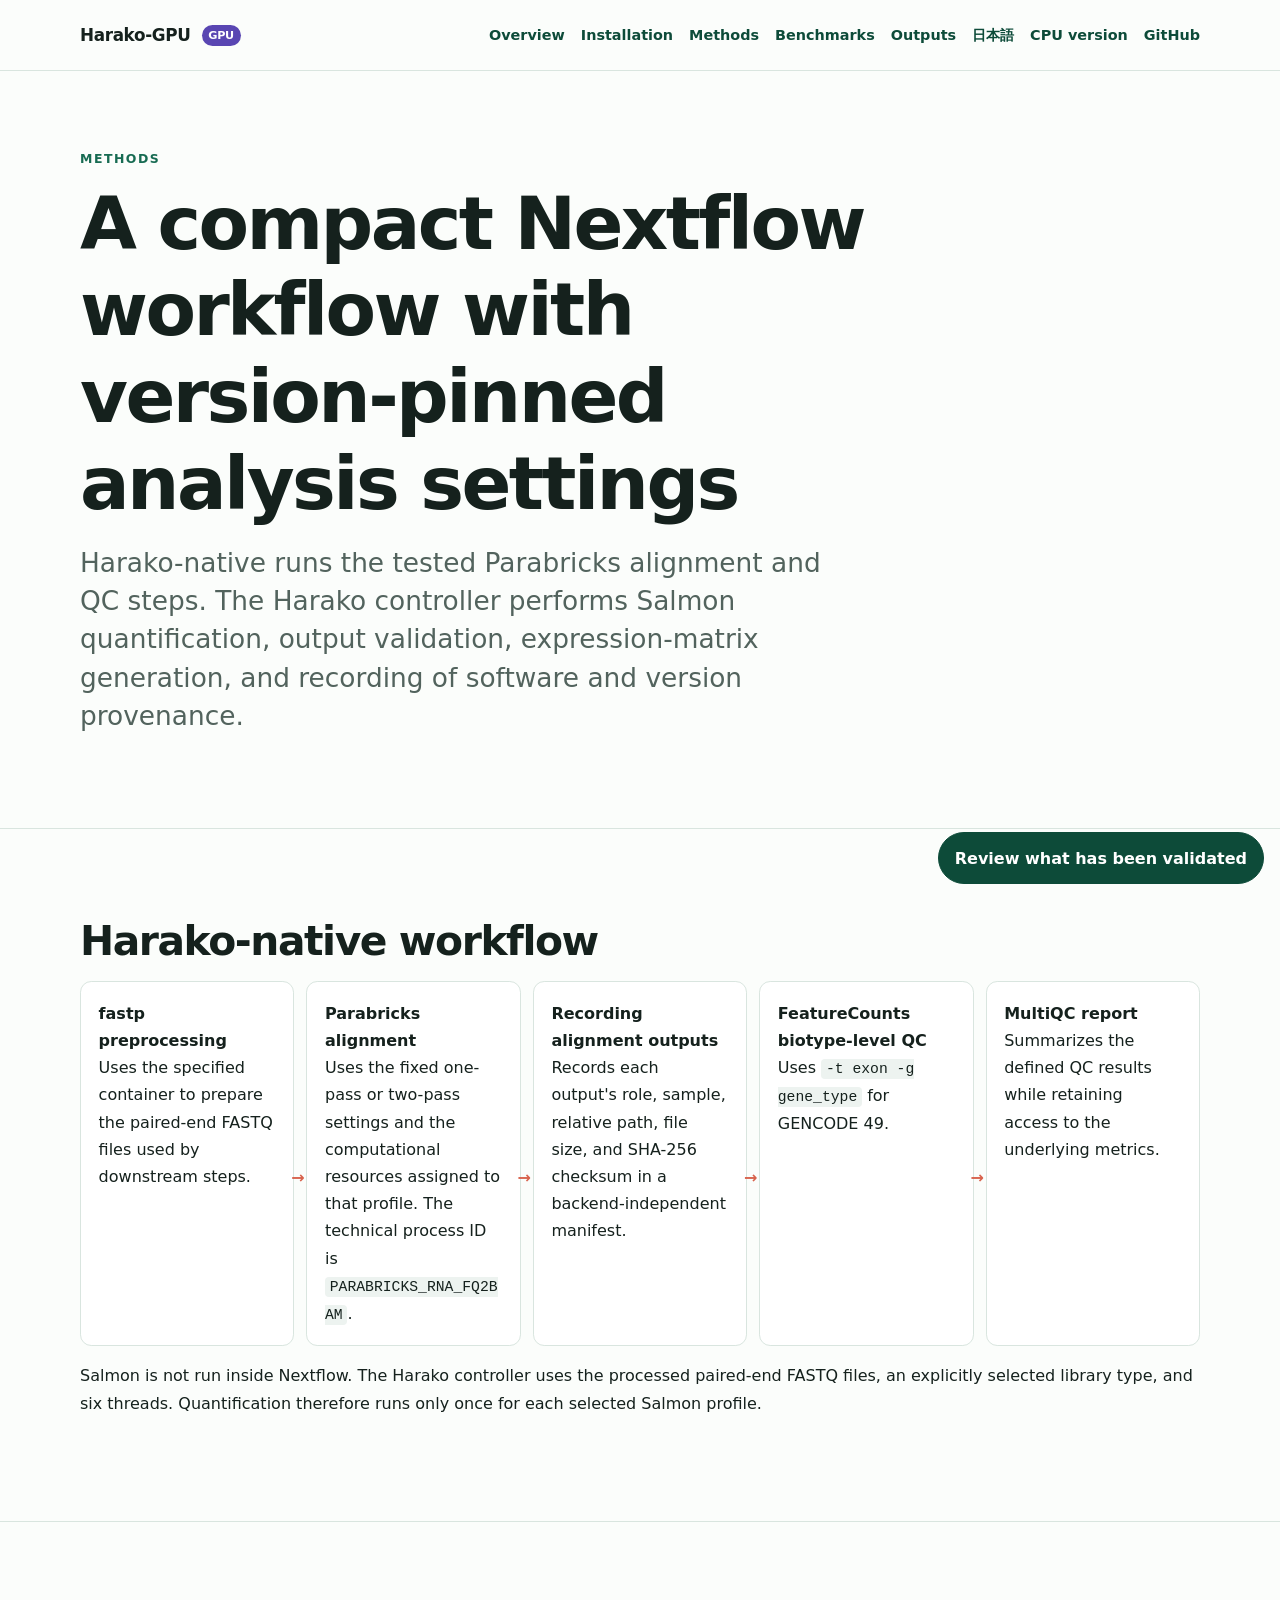
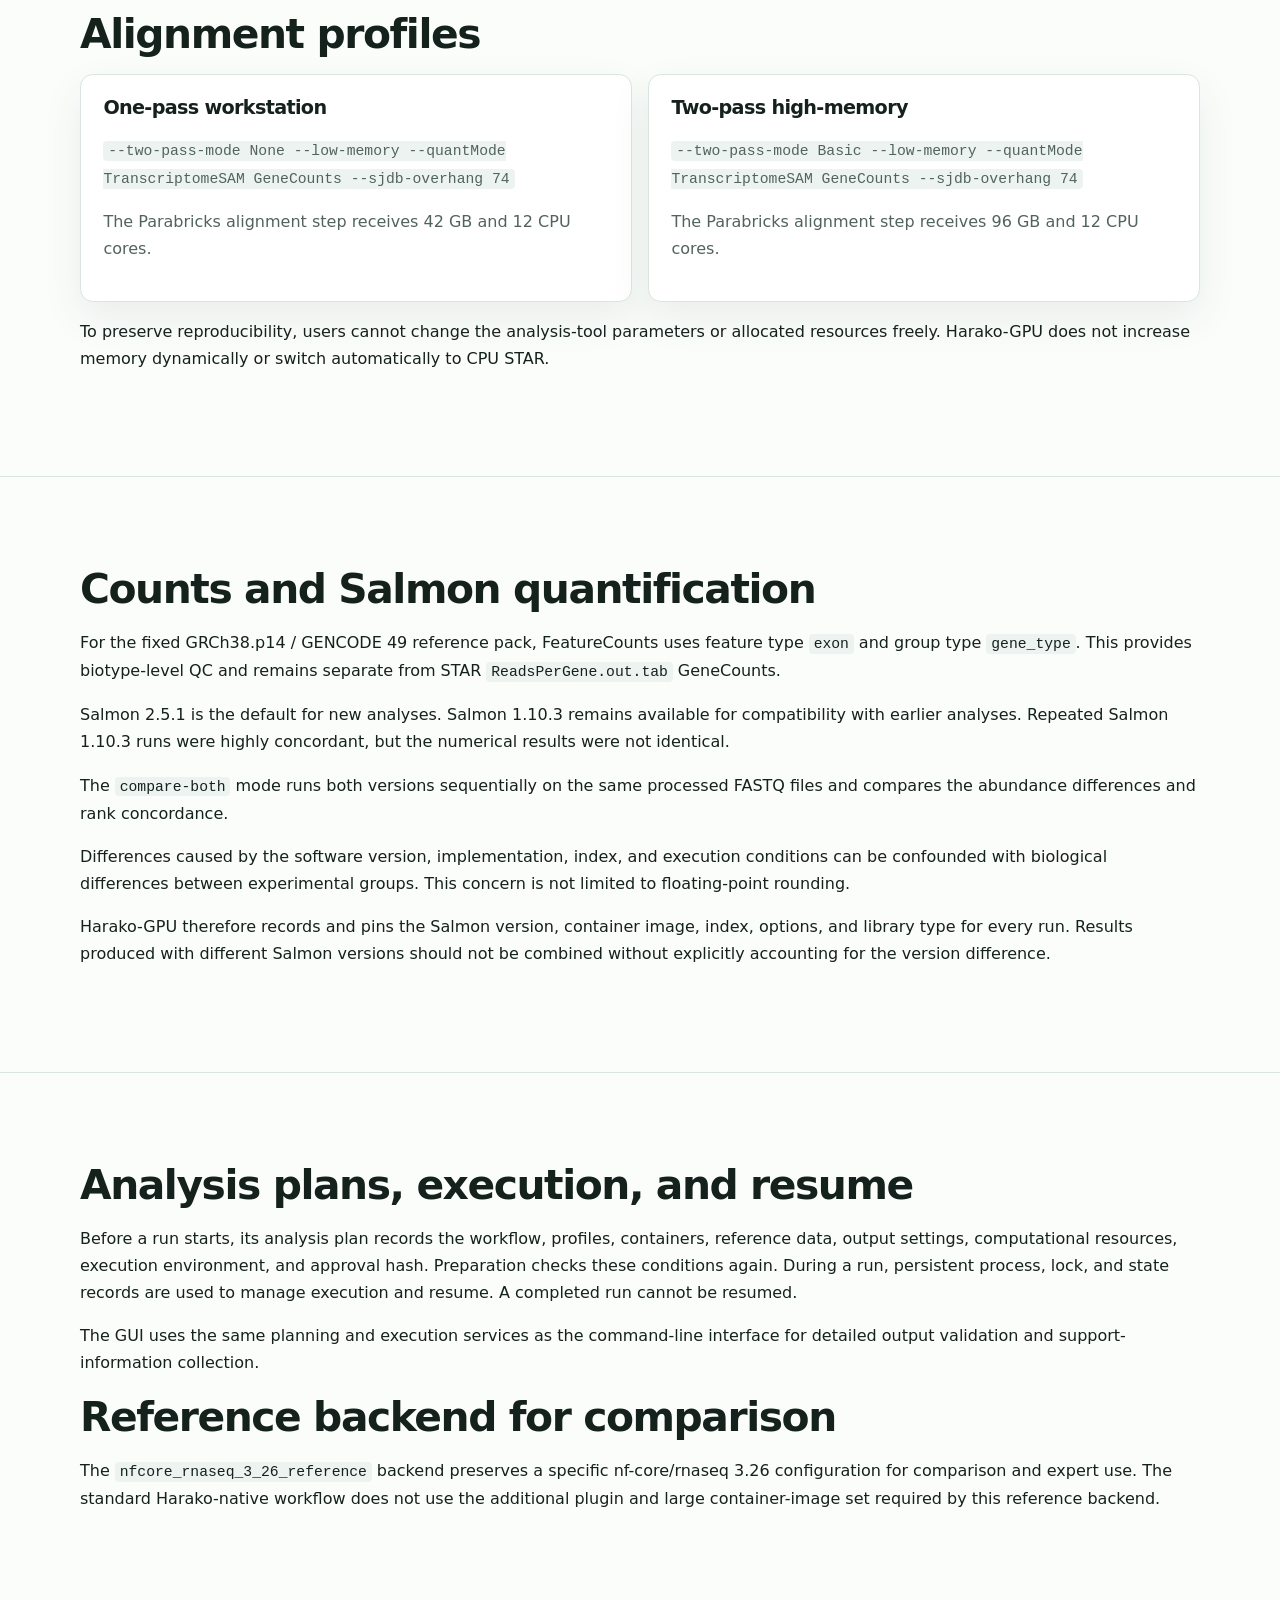
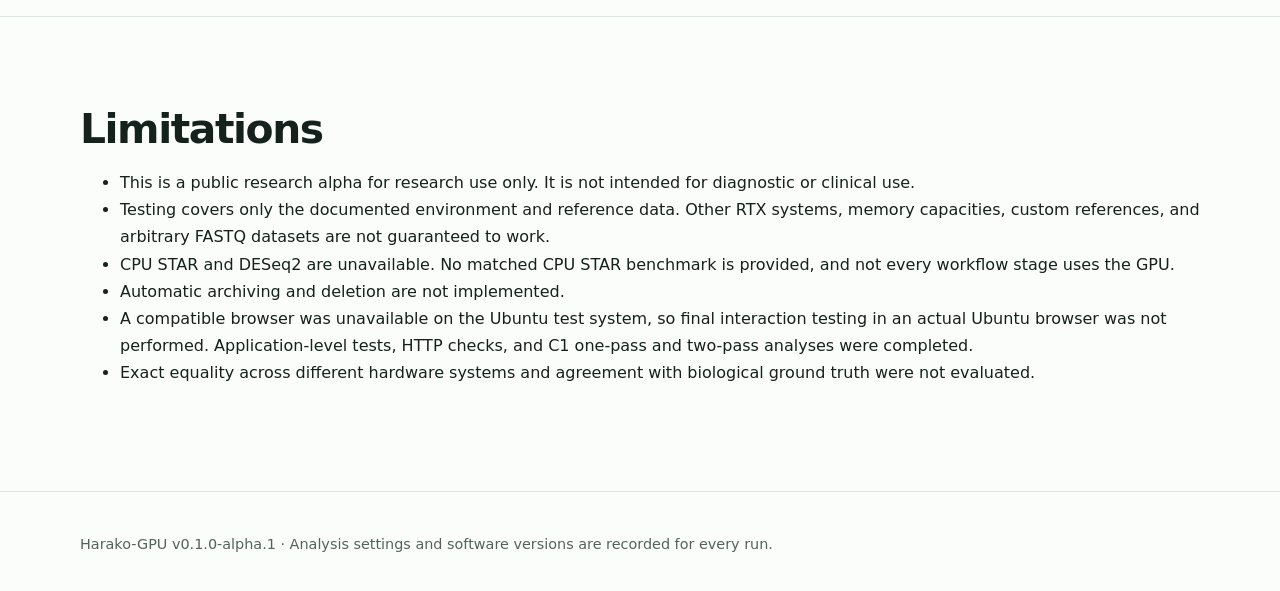
<file: site/methods/index.html>
<!doctype html><html lang="en"><head><meta charset="utf-8"><meta name="viewport" content="width=device-width,initial-scale=1"><title>Methods and limitations | Harako-GPU</title><meta name="description" content="Learn how Harako-native combines Parabricks one-pass or two-pass alignment, FeatureCounts QC, version-pinned Salmon quantification, matrices, and output validation."><link rel="canonical" href="https://do-shima.github.io/Harako-GPU/methods/"><link rel="alternate" hreflang="en" href="https://do-shima.github.io/Harako-GPU/methods/"><link rel="alternate" hreflang="ja" href="https://do-shima.github.io/Harako-GPU/ja/methods/"><link rel="alternate" hreflang="x-default" href="https://do-shima.github.io/Harako-GPU/methods/"><link rel="stylesheet" href="../assets/site.css"><script src="../assets/ai-consult.js" defer></script></head>
<body><a class="skip-link" href="#main">Skip to content</a><header class="site-header"><nav class="nav"><a class="brand" href="../">Harako-GPU <span class="gpu-badge">GPU</span></a><div class="nav-links"><a href="../">Overview</a><a href="../installation/">Installation</a><a aria-current="page" href="./">Methods</a><a href="../benchmarks/">Benchmarks</a><a href="../outputs/">Outputs</a><a href="../ja/methods/" lang="ja">日本語</a><a href="https://do-shima.github.io/harako-rnaseq/">CPU version</a><a href="https://github.com/do-shima/Harako-GPU">GitHub</a></div></nav></header><main id="main"><section class="container hero page-hero"><div><p class="eyebrow">Methods</p><h1>A compact Nextflow workflow with version-pinned analysis settings</h1><p class="subtitle">Harako-native runs the tested Parabricks alignment and QC steps. The Harako controller performs Salmon quantification, output validation, expression-matrix generation, and recording of software and version provenance.</p></div></section>
<section class="section"><div class="container"><h2>Harako-native workflow</h2><ol class="flow"><li><strong>fastp preprocessing</strong><br>Uses the specified container to prepare the paired-end FASTQ files used by downstream steps.</li><li><strong>Parabricks alignment</strong><br>Uses the fixed one-pass or two-pass settings and the computational resources assigned to that profile. The technical process ID is <code>PARABRICKS_RNA_FQ2BAM</code>.</li><li><strong>Recording alignment outputs</strong><br>Records each output's role, sample, relative path, file size, and SHA-256 checksum in a backend-independent manifest.</li><li><strong>FeatureCounts biotype-level QC</strong><br>Uses <code>-t exon -g gene_type</code> for GENCODE 49.</li><li><strong>MultiQC report</strong><br>Summarizes the defined QC results while retaining access to the underlying metrics.</li></ol><p>Salmon is not run inside Nextflow. The Harako controller uses the processed paired-end FASTQ files, an explicitly selected library type, and six threads. Quantification therefore runs only once for each selected Salmon profile.</p></div></section>
<section class="section"><div class="container"><h2>Alignment profiles</h2><div class="grid two"><article class="card"><h3>One-pass workstation</h3><p><code>--two-pass-mode None --low-memory --quantMode TranscriptomeSAM GeneCounts --sjdb-overhang 74</code></p><p>The Parabricks alignment step receives 42 GB and 12 CPU cores.</p></article><article class="card"><h3>Two-pass high-memory</h3><p><code>--two-pass-mode Basic --low-memory --quantMode TranscriptomeSAM GeneCounts --sjdb-overhang 74</code></p><p>The Parabricks alignment step receives 96 GB and 12 CPU cores.</p></article></div><p>To preserve reproducibility, users cannot change the analysis-tool parameters or allocated resources freely. Harako-GPU does not increase memory dynamically or switch automatically to CPU STAR.</p></div></section>
<section class="section"><div class="container"><h2>Counts and Salmon quantification</h2><p>For the fixed GRCh38.p14 / GENCODE 49 reference pack, FeatureCounts uses feature type <code>exon</code> and group type <code>gene_type</code>. This provides biotype-level QC and remains separate from STAR <code>ReadsPerGene.out.tab</code> GeneCounts.</p><p>Salmon 2.5.1 is the default for new analyses. Salmon 1.10.3 remains available for compatibility with earlier analyses. Repeated Salmon 1.10.3 runs were highly concordant, but the numerical results were not identical.</p><p>The <code>compare-both</code> mode runs both versions sequentially on the same processed FASTQ files and compares the abundance differences and rank concordance.</p><p>Differences caused by the software version, implementation, index, and execution conditions can be confounded with biological differences between experimental groups. This concern is not limited to floating-point rounding.</p><p>Harako-GPU therefore records and pins the Salmon version, container image, index, options, and library type for every run. Results produced with different Salmon versions should not be combined without explicitly accounting for the version difference.</p></div></section>
<section class="section"><div class="container"><h2>Analysis plans, execution, and resume</h2><p>Before a run starts, its analysis plan records the workflow, profiles, containers, reference data, output settings, computational resources, execution environment, and approval hash. Preparation checks these conditions again. During a run, persistent process, lock, and state records are used to manage execution and resume. A completed run cannot be resumed.</p><p>The GUI uses the same planning and execution services as the command-line interface for detailed output validation and support-information collection.</p><h2>Reference backend for comparison</h2><p>The <code>nfcore_rnaseq_3_26_reference</code> backend preserves a specific nf-core/rnaseq 3.26 configuration for comparison and expert use. The standard Harako-native workflow does not use the additional plugin and large container-image set required by this reference backend.</p></div></section>
<section class="section"><div class="container"><h2>Limitations</h2><ul><li>This is a public research alpha for research use only. It is not intended for diagnostic or clinical use.</li><li>Testing covers only the documented environment and reference data. Other RTX systems, memory capacities, custom references, and arbitrary FASTQ datasets are not guaranteed to work.</li><li>CPU STAR and DESeq2 are unavailable. No matched CPU STAR benchmark is provided, and not every workflow stage uses the GPU.</li><li>Automatic archiving and deletion are not implemented.</li><li>A compatible browser was unavailable on the Ubuntu test system, so final interaction testing in an actual Ubuntu browser was not performed. Application-level tests, HTTP checks, and C1 one-pass and two-pass analyses were completed.</li><li>Exact equality across different hardware systems and agreement with biological ground truth were not evaluated.</li></ul><div class="notice evidence-note" data-evidence-note tabindex="-1" hidden>The published validation records show that the workflow behaved as expected for the documented environment, settings, and input data. They do not validate biological interpretation, experimental design, clinical performance, or deployment on other systems.</div></div></section></main><footer class="site-footer"><div class="container"><p>Harako-GPU v0.1.0-alpha.1 · Analysis settings and software versions are recorded for every run.</p></div></footer></body></html>
</file>
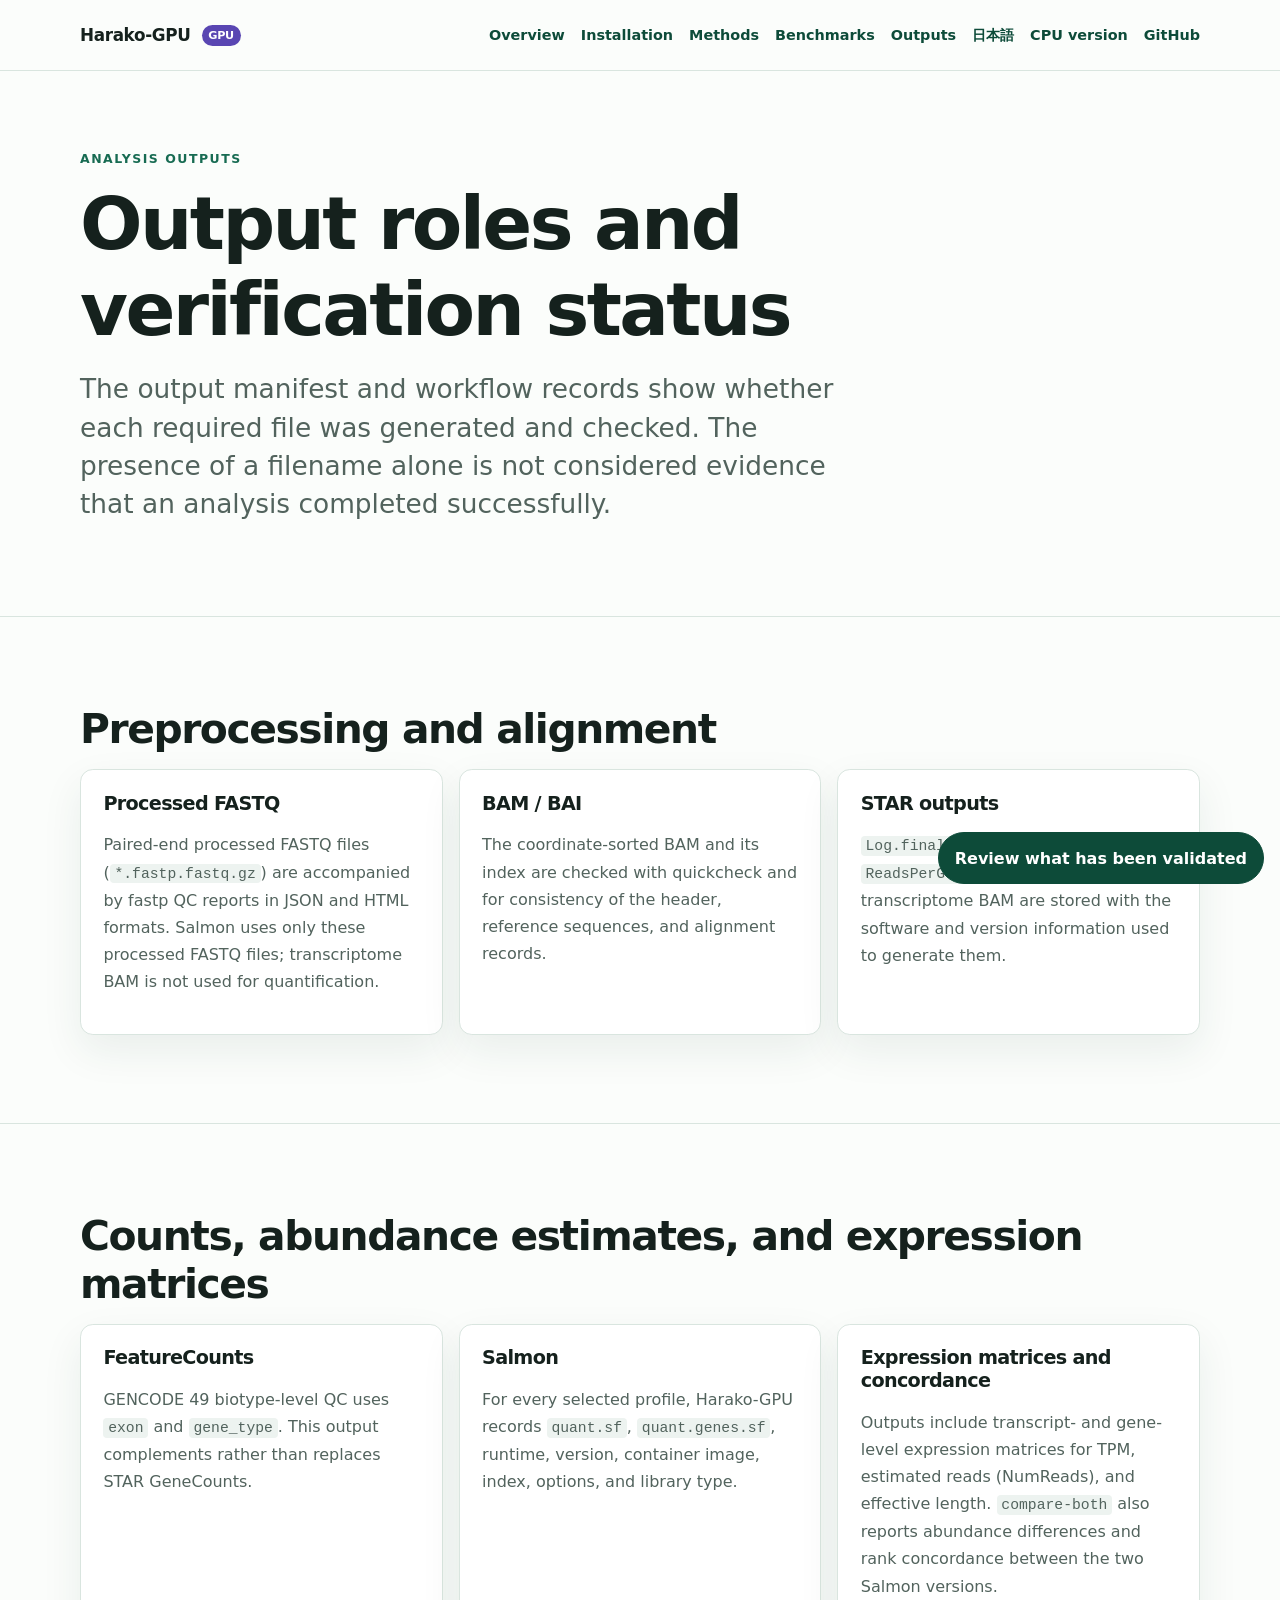
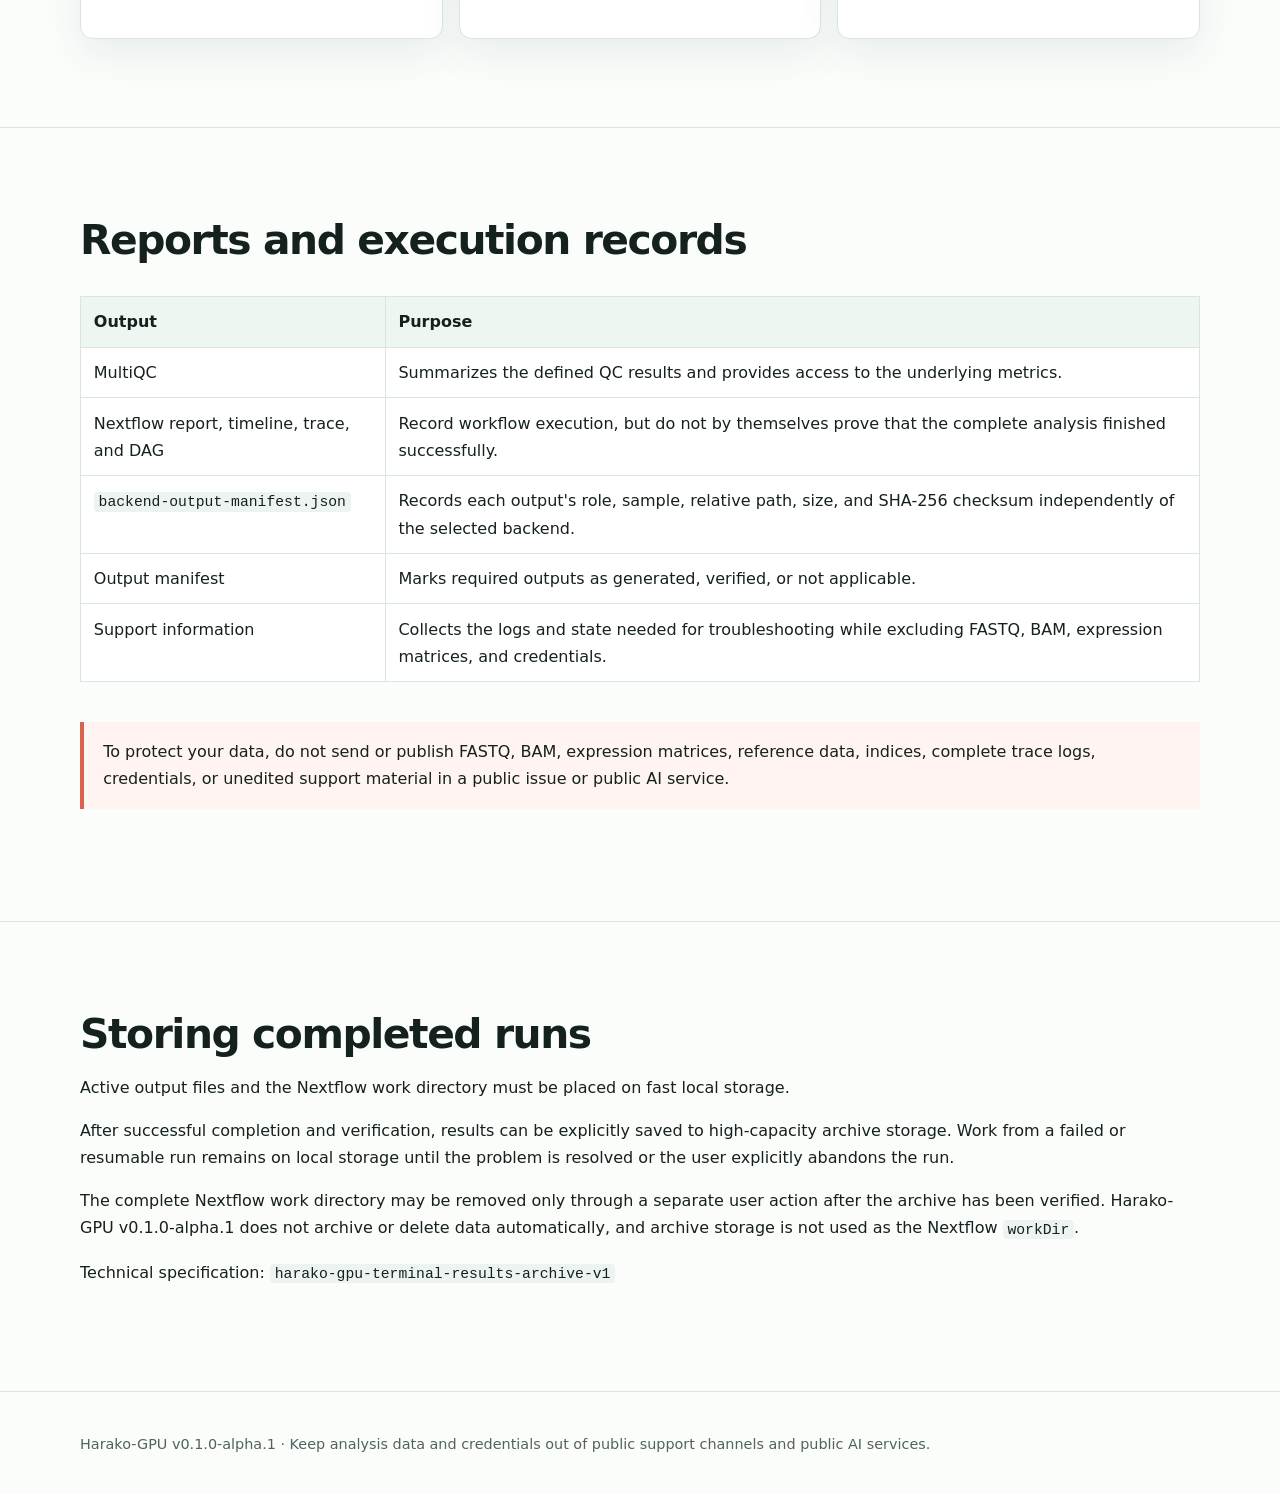
<file: site/outputs/index.html>
<!doctype html><html lang="en"><head><meta charset="utf-8"><meta name="viewport" content="width=device-width,initial-scale=1"><title>RNA-seq outputs | Harako-GPU</title><meta name="description" content="Understand how Harako-GPU records and verifies processed FASTQ, BAM/BAI, junctions, GeneCounts, FeatureCounts, Salmon results, matrices, reports, and archives."><link rel="canonical" href="https://do-shima.github.io/Harako-GPU/outputs/"><link rel="alternate" hreflang="en" href="https://do-shima.github.io/Harako-GPU/outputs/"><link rel="alternate" hreflang="ja" href="https://do-shima.github.io/Harako-GPU/ja/outputs/"><link rel="alternate" hreflang="x-default" href="https://do-shima.github.io/Harako-GPU/outputs/"><link rel="stylesheet" href="../assets/site.css"><script src="../assets/ai-consult.js" defer></script></head>
<body><a class="skip-link" href="#main">Skip to content</a><header class="site-header"><nav class="nav"><a class="brand" href="../">Harako-GPU <span class="gpu-badge">GPU</span></a><div class="nav-links"><a href="../">Overview</a><a href="../installation/">Installation</a><a href="../methods/">Methods</a><a href="../benchmarks/">Benchmarks</a><a aria-current="page" href="./">Outputs</a><a href="../ja/outputs/" lang="ja">日本語</a><a href="https://do-shima.github.io/harako-rnaseq/">CPU version</a><a href="https://github.com/do-shima/Harako-GPU">GitHub</a></div></nav></header><main id="main"><section class="container hero page-hero"><div><p class="eyebrow">Analysis outputs</p><h1>Output roles and verification status</h1><p class="subtitle">The output manifest and workflow records show whether each required file was generated and checked. The presence of a filename alone is not considered evidence that an analysis completed successfully.</p></div></section>
<section class="section"><div class="container"><h2>Preprocessing and alignment</h2><div class="grid"><article class="card"><h3>Processed FASTQ</h3><p>Paired-end processed FASTQ files (<code>*.fastp.fastq.gz</code>) are accompanied by fastp QC reports in JSON and HTML formats. Salmon uses only these processed FASTQ files; transcriptome BAM is not used for quantification.</p></article><article class="card"><h3>BAM / BAI</h3><p>The coordinate-sorted BAM and its index are checked with quickcheck and for consistency of the header, reference sequences, and alignment records.</p></article><article class="card"><h3>STAR outputs</h3><p><code>Log.final.out</code>, <code>SJ.out.tab</code>, <code>ReadsPerGene.out.tab</code>, and the transcriptome BAM are stored with the software and version information used to generate them.</p></article></div></div></section>
<section class="section"><div class="container"><h2>Counts, abundance estimates, and expression matrices</h2><div class="grid"><article class="card"><h3>FeatureCounts</h3><p>GENCODE 49 biotype-level QC uses <code>exon</code> and <code>gene_type</code>. This output complements rather than replaces STAR GeneCounts.</p></article><article class="card"><h3>Salmon</h3><p>For every selected profile, Harako-GPU records <code>quant.sf</code>, <code>quant.genes.sf</code>, runtime, version, container image, index, options, and library type.</p></article><article class="card"><h3>Expression matrices and concordance</h3><p>Outputs include transcript- and gene-level expression matrices for TPM, estimated reads (NumReads), and effective length. <code>compare-both</code> also reports abundance differences and rank concordance between the two Salmon versions.</p></article></div></div></section>
<section class="section"><div class="container"><h2>Reports and execution records</h2><div class="table-scroll"><table><thead><tr><th>Output</th><th>Purpose</th></tr></thead><tbody><tr><td>MultiQC</td><td>Summarizes the defined QC results and provides access to the underlying metrics.</td></tr><tr><td>Nextflow report, timeline, trace, and DAG</td><td>Record workflow execution, but do not by themselves prove that the complete analysis finished successfully.</td></tr><tr><td><code>backend-output-manifest.json</code></td><td>Records each output's role, sample, relative path, size, and SHA-256 checksum independently of the selected backend.</td></tr><tr><td>Output manifest</td><td>Marks required outputs as generated, verified, or not applicable.</td></tr><tr><td>Support information</td><td>Collects the logs and state needed for troubleshooting while excluding FASTQ, BAM, expression matrices, and credentials.</td></tr></tbody></table></div><p class="notice">To protect your data, do not send or publish FASTQ, BAM, expression matrices, reference data, indices, complete trace logs, credentials, or unedited support material in a public issue or public AI service.</p></div></section>
<section class="section"><div class="container"><h2>Storing completed runs</h2><p>Active output files and the Nextflow work directory must be placed on fast local storage.</p><p>After successful completion and verification, results can be explicitly saved to high-capacity archive storage. Work from a failed or resumable run remains on local storage until the problem is resolved or the user explicitly abandons the run.</p><p>The complete Nextflow work directory may be removed only through a separate user action after the archive has been verified. Harako-GPU v0.1.0-alpha.1 does not archive or delete data automatically, and archive storage is not used as the Nextflow <code>workDir</code>.</p><p class="technical-note">Technical specification: <code>harako-gpu-terminal-results-archive-v1</code></p><div class="notice evidence-note" data-evidence-note tabindex="-1" hidden>The archive record verifies the archive contents and checksums. It does not establish biological validity or determine whether the data may be published.</div></div></section></main><footer class="site-footer"><div class="container"><p>Harako-GPU v0.1.0-alpha.1 · Keep analysis data and credentials out of public support channels and public AI services.</p></div></footer></body></html>
</file>
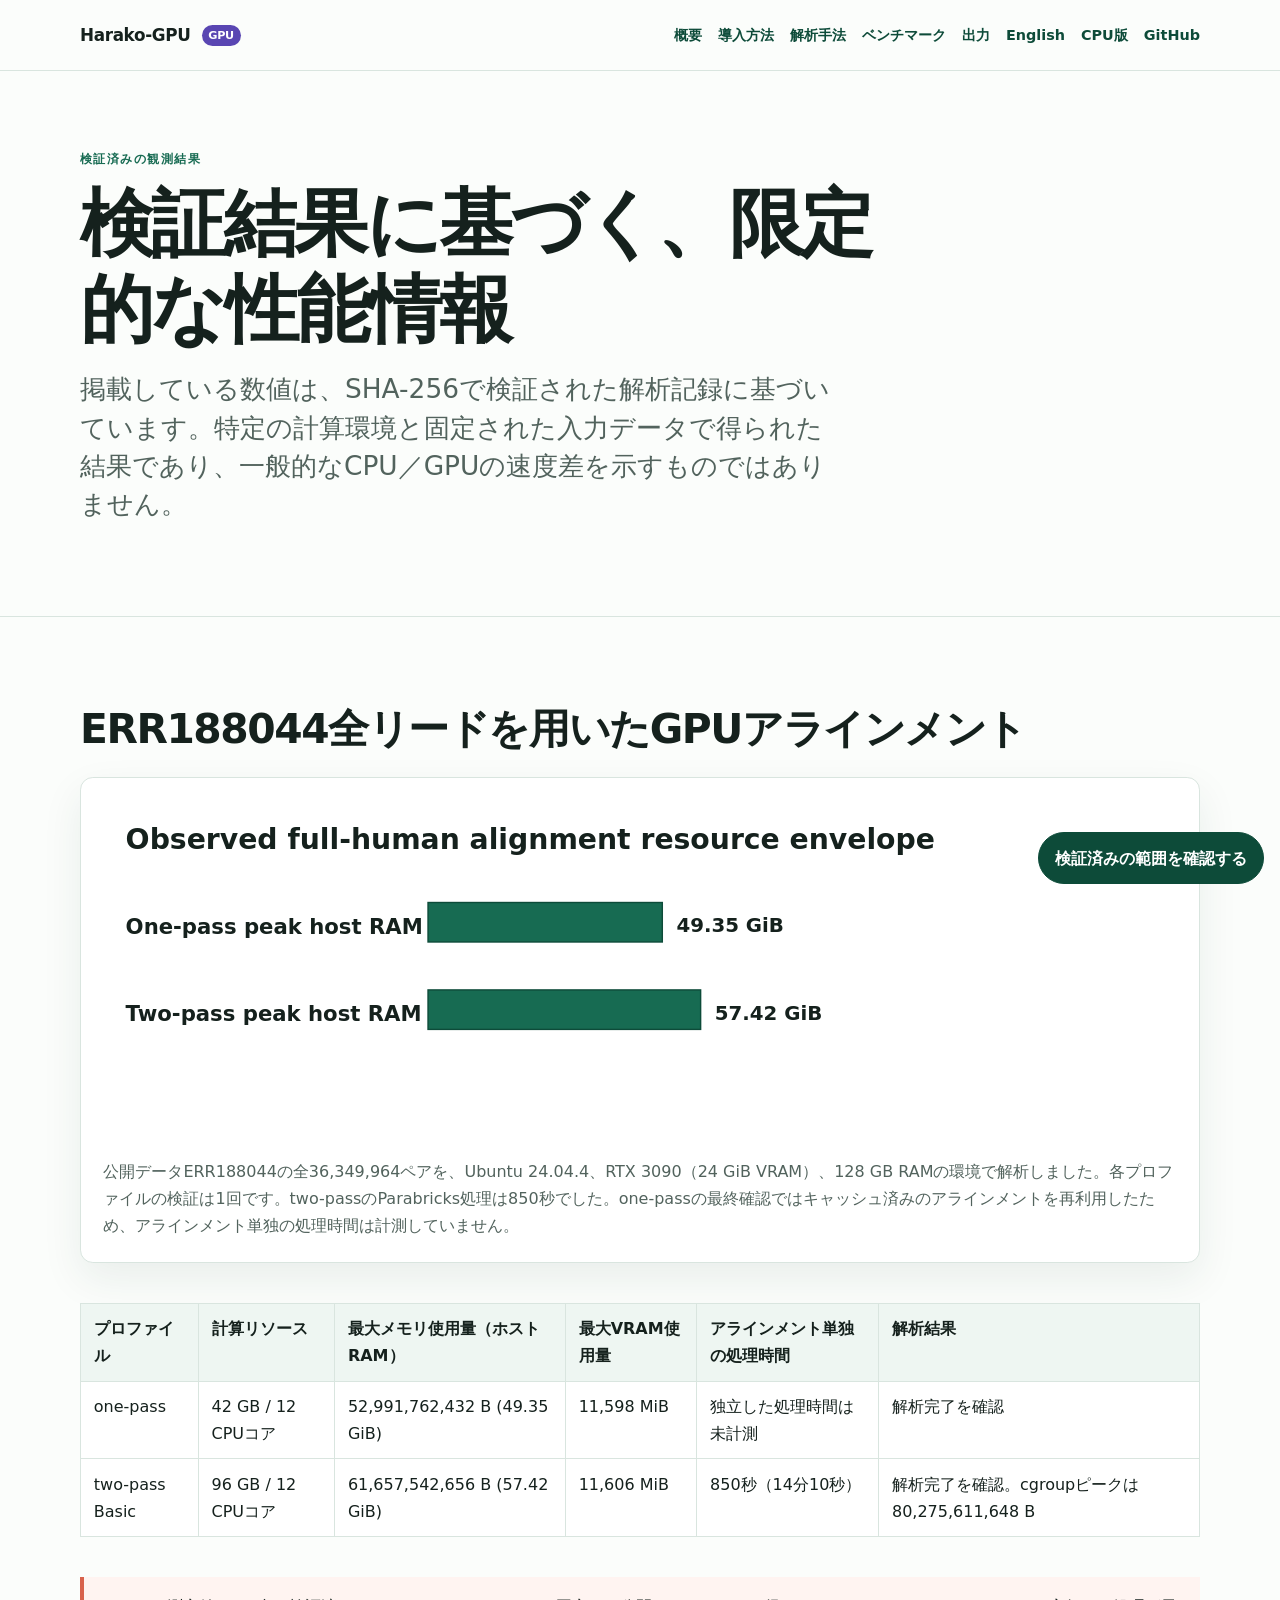
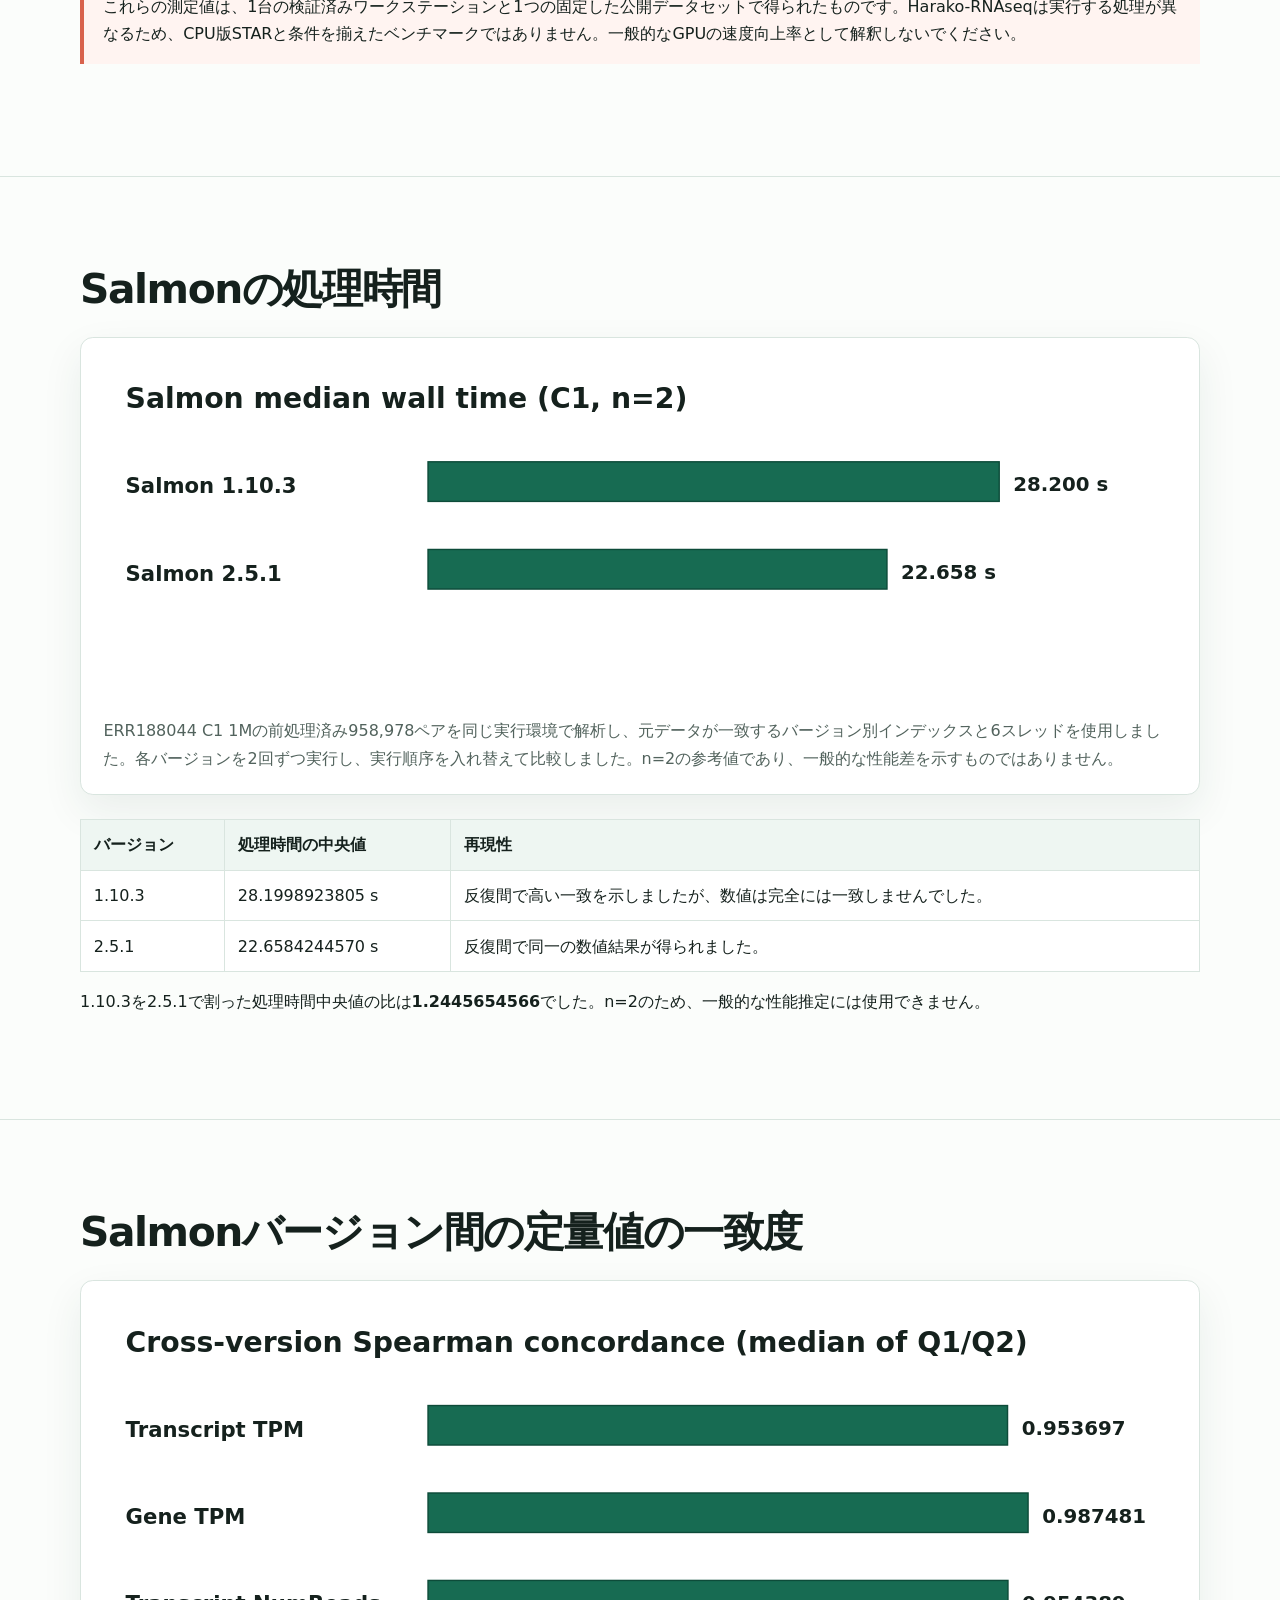
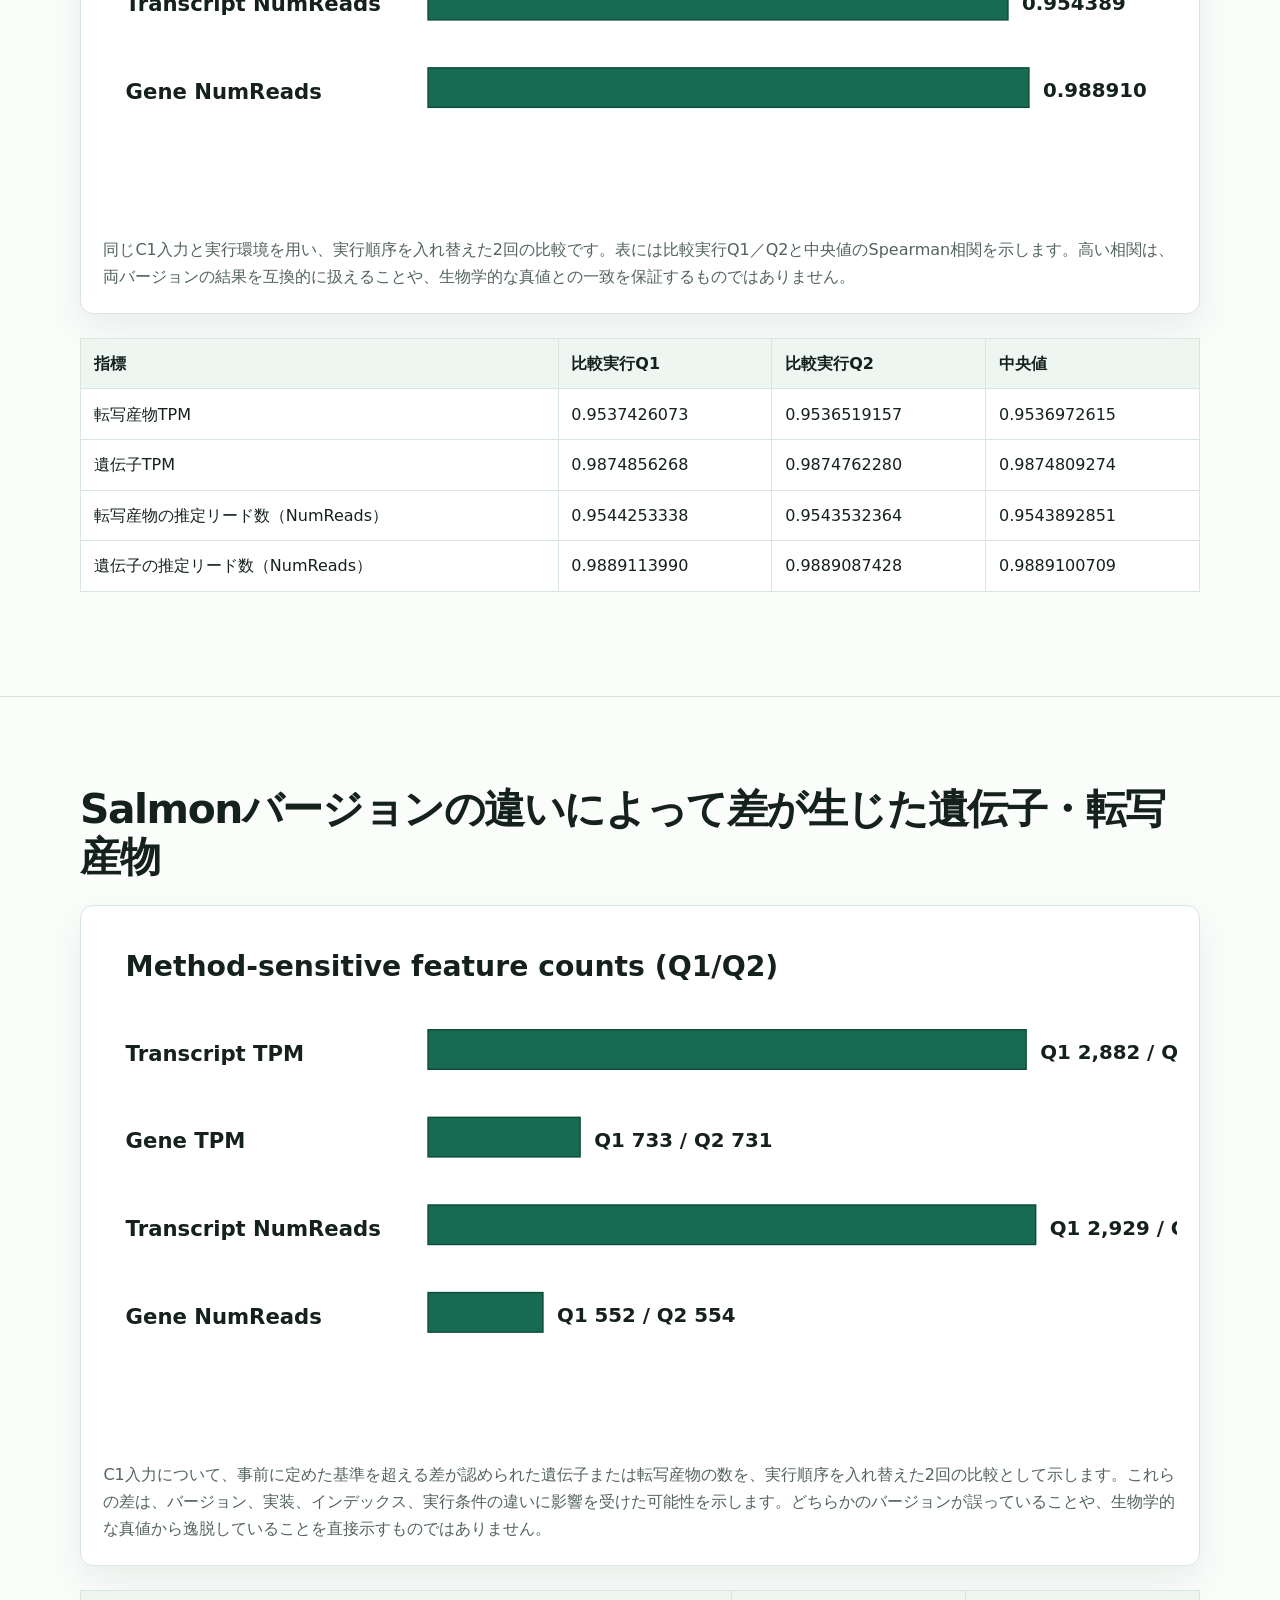
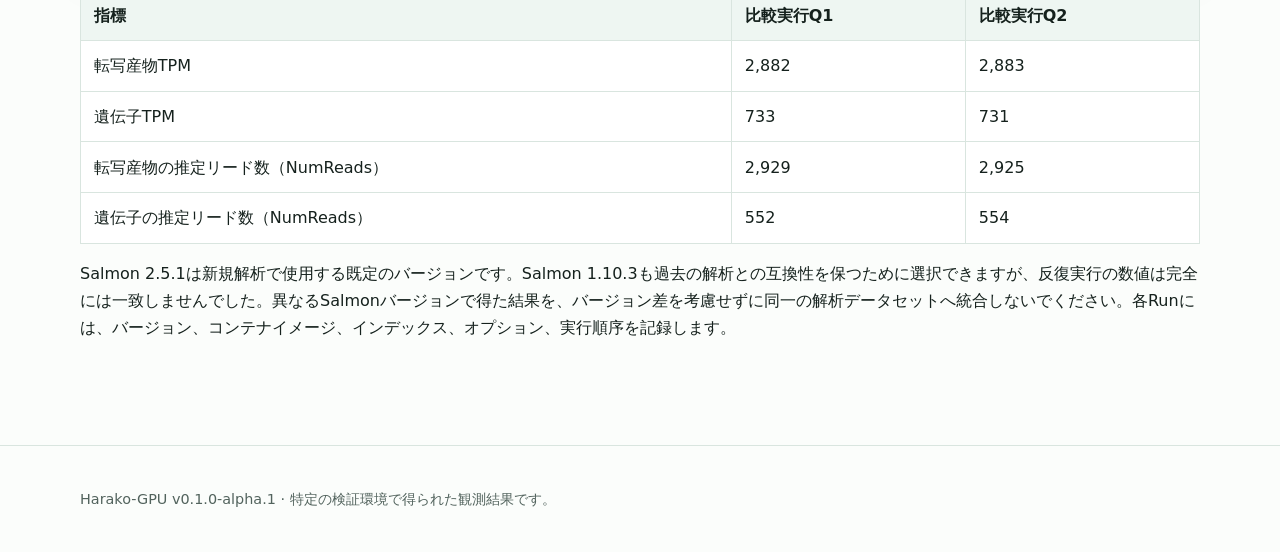
<file: site/ja/benchmarks/index.html>
<!doctype html><html lang="ja"><head><meta charset="utf-8"><meta name="viewport" content="width=device-width,initial-scale=1"><title>検証済みの性能情報 | Harako-GPU</title><meta name="description" content="ERR188044全リードを用いたParabricksアラインメントの計算リソースと、Salmon 1.10.3／2.5.1の処理時間、一致度、再現性を示します。"><link rel="canonical" href="https://do-shima.github.io/Harako-GPU/ja/benchmarks/"><link rel="alternate" hreflang="en" href="https://do-shima.github.io/Harako-GPU/benchmarks/"><link rel="alternate" hreflang="ja" href="https://do-shima.github.io/Harako-GPU/ja/benchmarks/"><link rel="alternate" hreflang="x-default" href="https://do-shima.github.io/Harako-GPU/benchmarks/"><link rel="stylesheet" href="../../assets/site.css"><script src="../../assets/ai-consult.js" defer></script></head>
<body><a class="skip-link" href="#main">本文へ移動</a><header class="site-header"><nav class="nav"><a class="brand" href="../">Harako-GPU <span class="gpu-badge">GPU</span></a><div class="nav-links"><a href="../">概要</a><a href="../installation/">導入方法</a><a href="../methods/">解析手法</a><a aria-current="page" href="./">ベンチマーク</a><a href="../outputs/">出力</a><a href="../../benchmarks/" lang="en">English</a><a href="https://do-shima.github.io/harako-rnaseq/">CPU版</a><a href="https://github.com/do-shima/Harako-GPU">GitHub</a></div></nav></header><main id="main"><section class="container hero page-hero"><div><p class="eyebrow">検証済みの観測結果</p><h1>検証結果に基づく、限定的な性能情報</h1><p class="subtitle">掲載している数値は、SHA-256で検証された解析記録に基づいています。特定の計算環境と固定された入力データで得られた結果であり、一般的なCPU／GPUの速度差を示すものではありません。</p></div></section>
<section class="section"><div class="container"><h2>ERR188044全リードを用いたGPUアラインメント</h2><figure class="figure-card"><img src="../../assets/charts/gpu-alignment-observed.svg" alt="ERR188044全リードの解析で、最大メモリ使用量はone-passで49.35 GiB、two-passで57.42 GiBでした。"><figcaption>公開データERR188044の全36,349,964ペアを、Ubuntu 24.04.4、RTX 3090（24 GiB VRAM）、128 GB RAMの環境で解析しました。各プロファイルの検証は1回です。two-passのParabricks処理は850秒でした。one-passの最終確認ではキャッシュ済みのアラインメントを再利用したため、アラインメント単独の処理時間は計測していません。</figcaption></figure><div class="table-scroll"><table><thead><tr><th>プロファイル</th><th>計算リソース</th><th>最大メモリ使用量（ホストRAM）</th><th>最大VRAM使用量</th><th>アラインメント単独の処理時間</th><th>解析結果</th></tr></thead><tbody><tr><td>one-pass</td><td>42 GB / 12 CPUコア</td><td>52,991,762,432 B (49.35 GiB)</td><td>11,598 MiB</td><td>独立した処理時間は未計測</td><td>解析完了を確認</td></tr><tr><td>two-pass Basic</td><td>96 GB / 12 CPUコア</td><td>61,657,542,656 B (57.42 GiB)</td><td>11,606 MiB</td><td>850秒（14分10秒）</td><td>解析完了を確認。cgroupピークは80,275,611,648 B</td></tr></tbody></table></div><p class="notice">これらの測定値は、1台の検証済みワークステーションと1つの固定した公開データセットで得られたものです。Harako-RNAseqは実行する処理が異なるため、CPU版STARと条件を揃えたベンチマークではありません。一般的なGPUの速度向上率として解釈しないでください。</p></div></section>
<section class="section"><div class="container"><h2>Salmonの処理時間</h2><figure class="figure-card"><img src="../../assets/charts/salmon-runtime.svg" alt="Salmon 1.10.3と2.5.1の処理時間中央値を比較した図。1.10.3は28.20秒、2.5.1は22.66秒でした。"><figcaption>ERR188044 C1 1Mの前処理済み958,978ペアを同じ実行環境で解析し、元データが一致するバージョン別インデックスと6スレッドを使用しました。各バージョンを2回ずつ実行し、実行順序を入れ替えて比較しました。n=2の参考値であり、一般的な性能差を示すものではありません。</figcaption></figure><table><thead><tr><th>バージョン</th><th>処理時間の中央値</th><th>再現性</th></tr></thead><tbody><tr><td>1.10.3</td><td>28.1998923805 s</td><td>反復間で高い一致を示しましたが、数値は完全には一致しませんでした。</td></tr><tr><td>2.5.1</td><td>22.6584244570 s</td><td>反復間で同一の数値結果が得られました。</td></tr></tbody></table><p>1.10.3を2.5.1で割った処理時間中央値の比は<strong>1.2445654566</strong>でした。n=2のため、一般的な性能推定には使用できません。</p></div></section>
<section class="section"><div class="container"><h2>Salmonバージョン間の定量値の一致度</h2><figure class="figure-card"><img src="../../assets/charts/salmon-concordance.svg" alt="Salmonバージョン間のSpearman相関中央値は、転写産物TPMで0.953697、遺伝子TPMで0.987481、転写産物NumReadsで0.954389、遺伝子NumReadsで0.988910でした。"><figcaption>同じC1入力と実行環境を用い、実行順序を入れ替えた2回の比較です。表には比較実行Q1／Q2と中央値のSpearman相関を示します。高い相関は、両バージョンの結果を互換的に扱えることや、生物学的な真値との一致を保証するものではありません。</figcaption></figure><table><thead><tr><th>指標</th><th>比較実行Q1</th><th>比較実行Q2</th><th>中央値</th></tr></thead><tbody><tr><td>転写産物TPM</td><td>0.9537426073</td><td>0.9536519157</td><td>0.9536972615</td></tr><tr><td>遺伝子TPM</td><td>0.9874856268</td><td>0.9874762280</td><td>0.9874809274</td></tr><tr><td>転写産物の推定リード数（NumReads）</td><td>0.9544253338</td><td>0.9543532364</td><td>0.9543892851</td></tr><tr><td>遺伝子の推定リード数（NumReads）</td><td>0.9889113990</td><td>0.9889087428</td><td>0.9889100709</td></tr></tbody></table></div></section>
<section class="section"><div class="container"><h2>Salmonバージョンの違いによって差が生じた遺伝子・転写産物</h2><figure class="figure-card"><img src="../../assets/charts/method-sensitive-features.svg" alt="Salmonバージョン間で事前に定めた差の基準を超えた数は、比較実行Q1／Q2で、転写産物TPMが2,882と2,883、遺伝子TPMが733と731、転写産物NumReadsが2,929と2,925、遺伝子NumReadsが552と554でした。"><figcaption>C1入力について、事前に定めた基準を超える差が認められた遺伝子または転写産物の数を、実行順序を入れ替えた2回の比較として示します。これらの差は、バージョン、実装、インデックス、実行条件の違いに影響を受けた可能性を示します。どちらかのバージョンが誤っていることや、生物学的な真値から逸脱していることを直接示すものではありません。</figcaption></figure><table><thead><tr><th>指標</th><th>比較実行Q1</th><th>比較実行Q2</th></tr></thead><tbody><tr><td>転写産物TPM</td><td>2,882</td><td>2,883</td></tr><tr><td>遺伝子TPM</td><td>733</td><td>731</td></tr><tr><td>転写産物の推定リード数（NumReads）</td><td>2,929</td><td>2,925</td></tr><tr><td>遺伝子の推定リード数（NumReads）</td><td>552</td><td>554</td></tr></tbody></table><p>Salmon 2.5.1は新規解析で使用する既定のバージョンです。Salmon 1.10.3も過去の解析との互換性を保つために選択できますが、反復実行の数値は完全には一致しませんでした。異なるSalmonバージョンで得た結果を、バージョン差を考慮せずに同一の解析データセットへ統合しないでください。各Runには、バージョン、コンテナイメージ、インデックス、オプション、実行順序を記録します。</p><div class="notice evidence-note" data-evidence-note tabindex="-1" hidden>機械可読の数値と、非公開情報を除いた出典の記録は、<a href="../../assets/data/public-benchmark-summary.json">public-benchmark-summary.json</a>と<a href="../../assets/data/evidence-source-map.json">evidence-source-map.json</a>で確認できます。</div></div></section></main><footer class="site-footer"><div class="container"><p>Harako-GPU v0.1.0-alpha.1 · 特定の検証環境で得られた観測結果です。</p></div></footer></body></html>
</file>
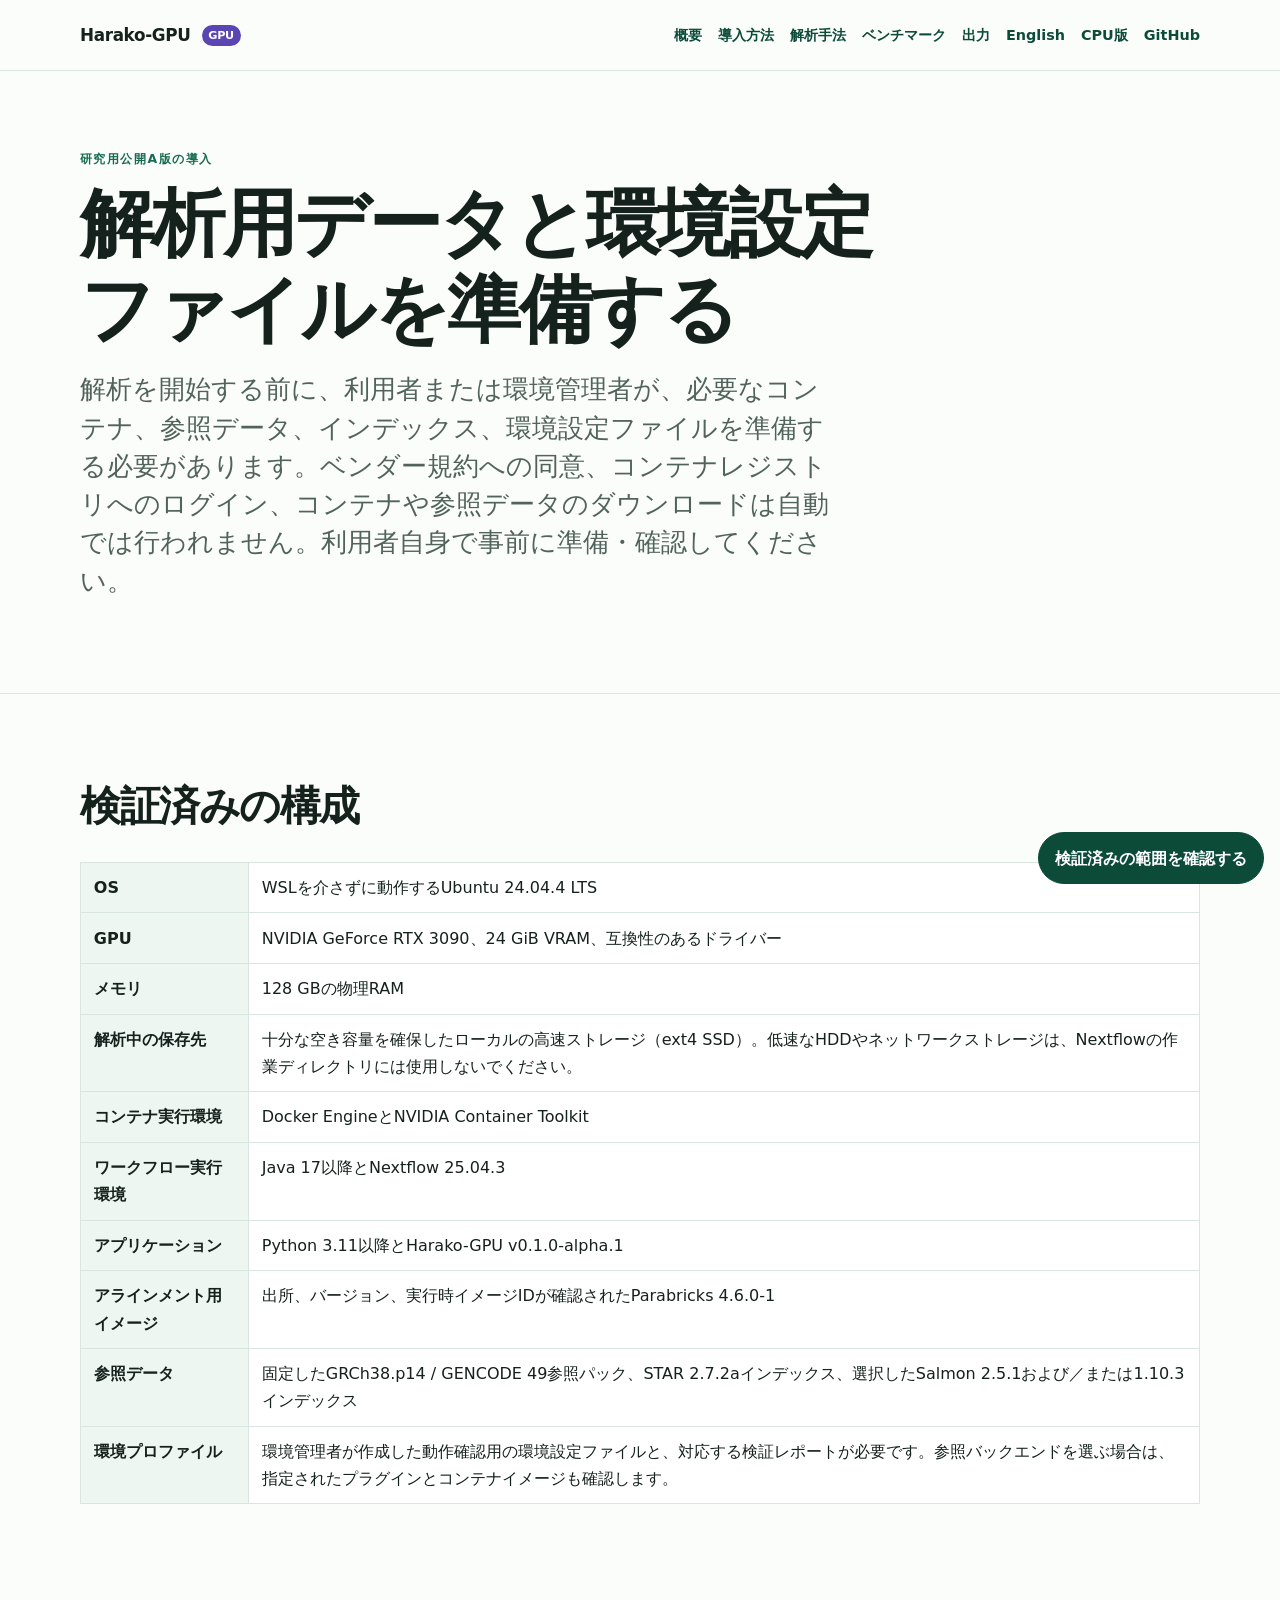
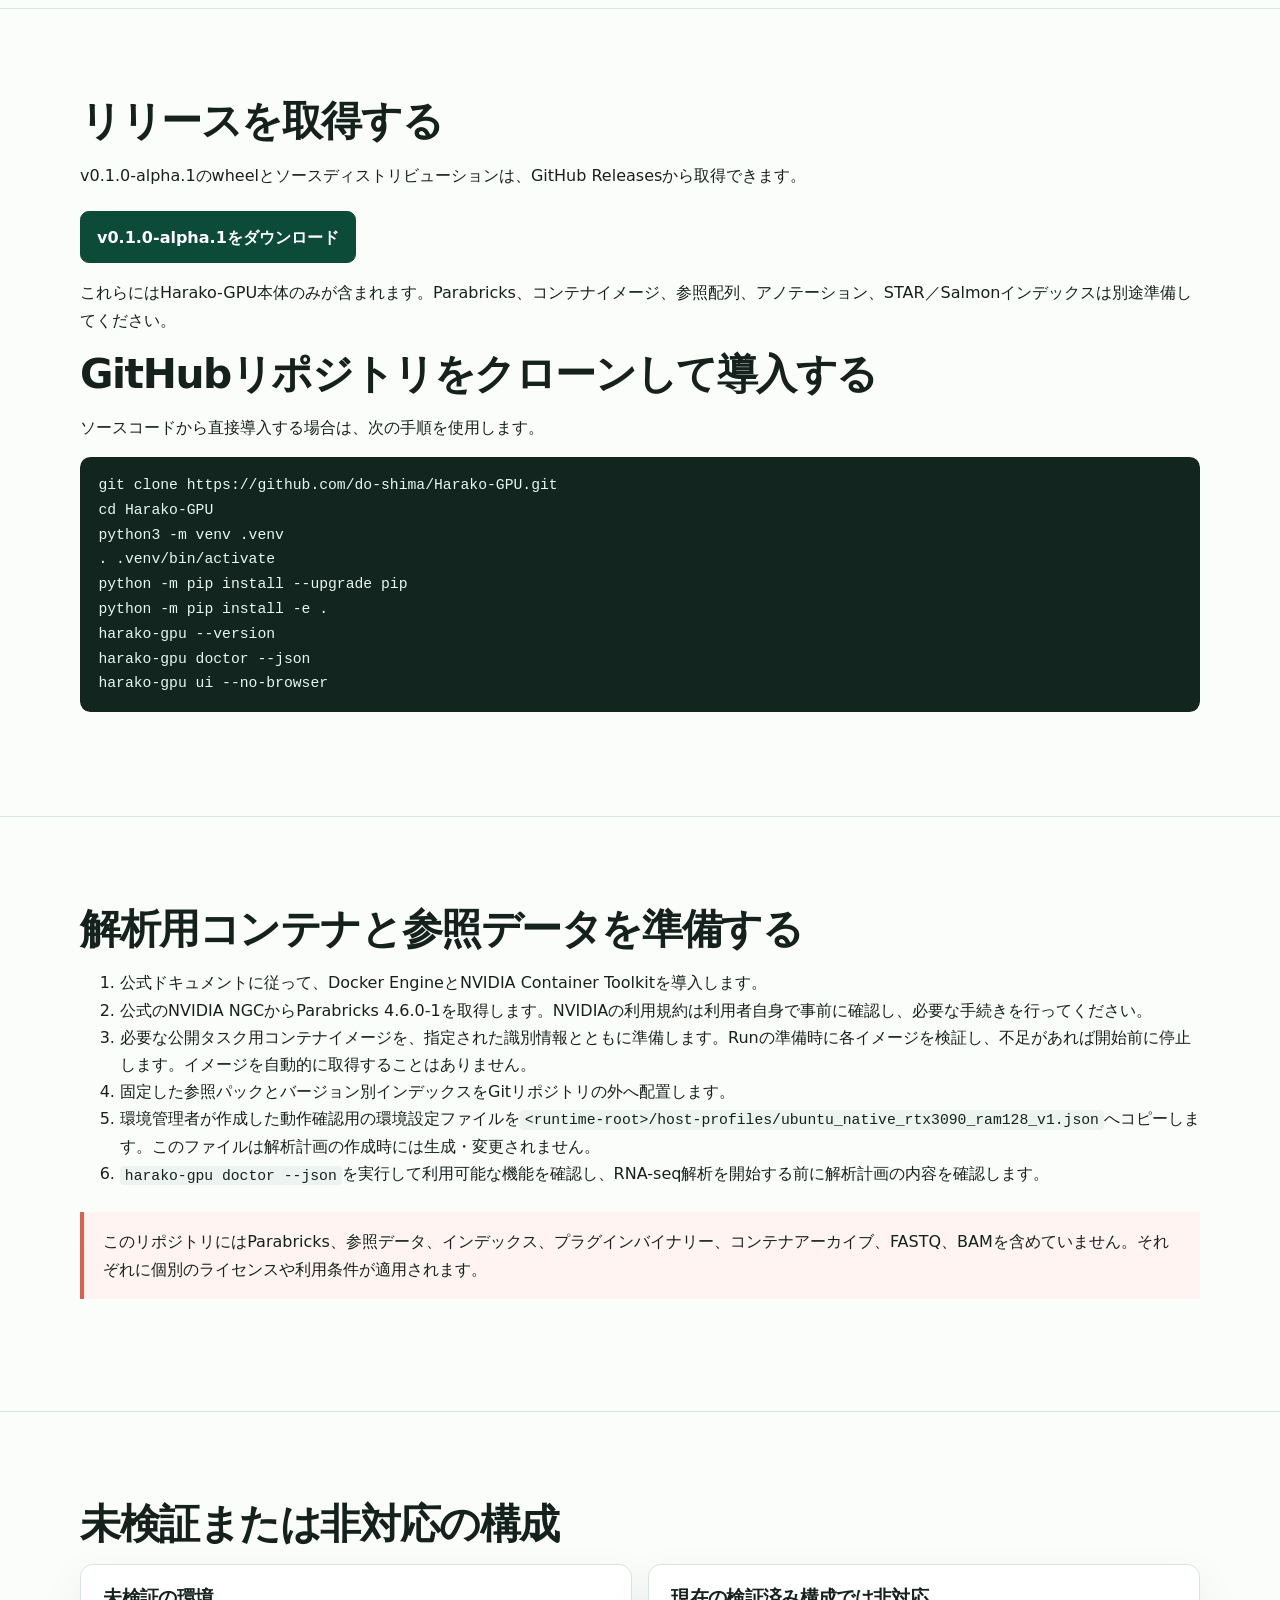
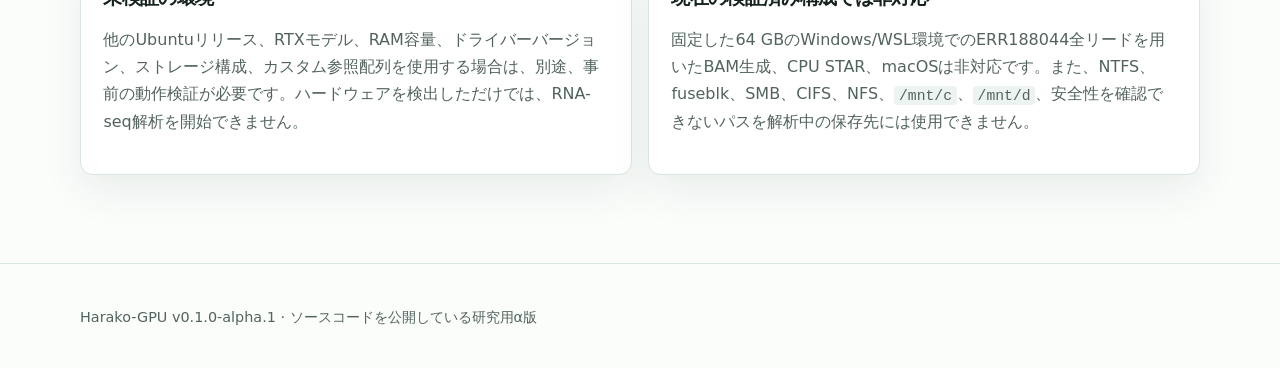
<file: site/ja/installation/index.html>
<!doctype html><html lang="ja"><head><meta charset="utf-8"><meta name="viewport" content="width=device-width,initial-scale=1"><title>Harako-GPU v0.1.0-alpha.1の導入方法</title><meta name="description" content="Ubuntu 24.04、RTX 3090、128 GB RAMの検証済み環境へHarako-GPUを導入し、解析用コンテナ、参照配列、アノテーション、インデックス、環境設定ファイルを準備する方法です。"><link rel="canonical" href="https://do-shima.github.io/Harako-GPU/ja/installation/"><link rel="alternate" hreflang="en" href="https://do-shima.github.io/Harako-GPU/installation/"><link rel="alternate" hreflang="ja" href="https://do-shima.github.io/Harako-GPU/ja/installation/"><link rel="alternate" hreflang="x-default" href="https://do-shima.github.io/Harako-GPU/installation/"><link rel="stylesheet" href="../../assets/site.css"><script src="../../assets/ai-consult.js" defer></script></head>
<body><a class="skip-link" href="#main">本文へ移動</a><header class="site-header"><nav class="nav"><a class="brand" href="../">Harako-GPU <span class="gpu-badge">GPU</span></a><div class="nav-links"><a href="../">概要</a><a aria-current="page" href="./">導入方法</a><a href="../methods/">解析手法</a><a href="../benchmarks/">ベンチマーク</a><a href="../outputs/">出力</a><a href="../../installation/" lang="en">English</a><a href="https://do-shima.github.io/harako-rnaseq/">CPU版</a><a href="https://github.com/do-shima/Harako-GPU">GitHub</a></div></nav></header><main id="main"><section class="container hero page-hero"><div><p class="eyebrow">研究用公開α版の導入</p><h1>解析用データと環境設定ファイルを準備する</h1><p class="subtitle">解析を開始する前に、利用者または環境管理者が、必要なコンテナ、参照データ、インデックス、環境設定ファイルを準備する必要があります。ベンダー規約への同意、コンテナレジストリへのログイン、コンテナや参照データのダウンロードは自動では行われません。利用者自身で事前に準備・確認してください。</p></div></section>
<section class="section"><div class="container"><h2>検証済みの構成</h2><div class="table-scroll"><table><tbody><tr><th>OS</th><td>WSLを介さずに動作するUbuntu 24.04.4 LTS</td></tr><tr><th>GPU</th><td>NVIDIA GeForce RTX 3090、24 GiB VRAM、互換性のあるドライバー</td></tr><tr><th>メモリ</th><td>128 GBの物理RAM</td></tr><tr><th>解析中の保存先</th><td>十分な空き容量を確保したローカルの高速ストレージ（ext4 SSD）。低速なHDDやネットワークストレージは、Nextflowの作業ディレクトリには使用しないでください。</td></tr><tr><th>コンテナ実行環境</th><td>Docker EngineとNVIDIA Container Toolkit</td></tr><tr><th>ワークフロー実行環境</th><td>Java 17以降とNextflow 25.04.3</td></tr><tr><th>アプリケーション</th><td>Python 3.11以降とHarako-GPU v0.1.0-alpha.1</td></tr><tr><th>アラインメント用イメージ</th><td>出所、バージョン、実行時イメージIDが確認されたParabricks 4.6.0-1</td></tr><tr><th>参照データ</th><td>固定したGRCh38.p14 / GENCODE 49参照パック、STAR 2.7.2aインデックス、選択したSalmon 2.5.1および／または1.10.3インデックス</td></tr><tr><th>環境プロファイル</th><td>環境管理者が作成した動作確認用の環境設定ファイルと、対応する検証レポートが必要です。参照バックエンドを選ぶ場合は、指定されたプラグインとコンテナイメージも確認します。</td></tr></tbody></table></div></div></section>
<section class="section"><div class="container"><h2>リリースを取得する</h2><p>v0.1.0-alpha.1のwheelとソースディストリビューションは、GitHub Releasesから取得できます。</p><div class="actions"><a class="button primary" href="https://github.com/do-shima/Harako-GPU/releases/tag/v0.1.0-alpha.1">v0.1.0-alpha.1をダウンロード</a></div><p>これらにはHarako-GPU本体のみが含まれます。Parabricks、コンテナイメージ、参照配列、アノテーション、STAR／Salmonインデックスは別途準備してください。</p><h2>GitHubリポジトリをクローンして導入する</h2><p>ソースコードから直接導入する場合は、次の手順を使用します。</p><pre><code>git clone https://github.com/do-shima/Harako-GPU.git
cd Harako-GPU
python3 -m venv .venv
. .venv/bin/activate
python -m pip install --upgrade pip
python -m pip install -e .
harako-gpu --version
harako-gpu doctor --json
harako-gpu ui --no-browser</code></pre></div></section>
<section class="section"><div class="container"><h2>解析用コンテナと参照データを準備する</h2><ol><li>公式ドキュメントに従って、Docker EngineとNVIDIA Container Toolkitを導入します。</li><li>公式のNVIDIA NGCからParabricks 4.6.0-1を取得します。NVIDIAの利用規約は利用者自身で事前に確認し、必要な手続きを行ってください。</li><li>必要な公開タスク用コンテナイメージを、指定された識別情報とともに準備します。Runの準備時に各イメージを検証し、不足があれば開始前に停止します。イメージを自動的に取得することはありません。</li><li>固定した参照パックとバージョン別インデックスをGitリポジトリの外へ配置します。</li><li>環境管理者が作成した動作確認用の環境設定ファイルを<code>&lt;runtime-root&gt;/host-profiles/ubuntu_native_rtx3090_ram128_v1.json</code>へコピーします。このファイルは解析計画の作成時には生成・変更されません。</li><li><code>harako-gpu doctor --json</code>を実行して利用可能な機能を確認し、RNA-seq解析を開始する前に解析計画の内容を確認します。</li></ol><p class="notice">このリポジトリにはParabricks、参照データ、インデックス、プラグインバイナリー、コンテナアーカイブ、FASTQ、BAMを含めていません。それぞれに個別のライセンスや利用条件が適用されます。</p></div></section>
<section class="section"><div class="container"><h2>未検証または非対応の構成</h2><div class="grid two"><article class="card"><h3>未検証の環境</h3><p>他のUbuntuリリース、RTXモデル、RAM容量、ドライバーバージョン、ストレージ構成、カスタム参照配列を使用する場合は、別途、事前の動作検証が必要です。ハードウェアを検出しただけでは、RNA-seq解析を開始できません。</p></article><article class="card"><h3>現在の検証済み構成では非対応</h3><p>固定した64 GBのWindows/WSL環境でのERR188044全リードを用いたBAM生成、CPU STAR、macOSは非対応です。また、NTFS、fuseblk、SMB、CIFS、NFS、<code>/mnt/c</code>、<code>/mnt/d</code>、安全性を確認できないパスを解析中の保存先には使用できません。</p></article></div><div class="notice evidence-note" data-evidence-note tabindex="-1" hidden>利用可否は、検証レポートのハッシュ、コンテナの生成元とバージョン、イメージおよび参照データ・インデックスのチェックサム、実行環境、ローカルファイルシステムの検査結果から判断します。ハードウェアの製品名だけでは判断しません。</div></div></section></main><footer class="site-footer"><div class="container"><p>Harako-GPU v0.1.0-alpha.1 · ソースコードを公開している研究用α版</p></div></footer></body></html>
</file>
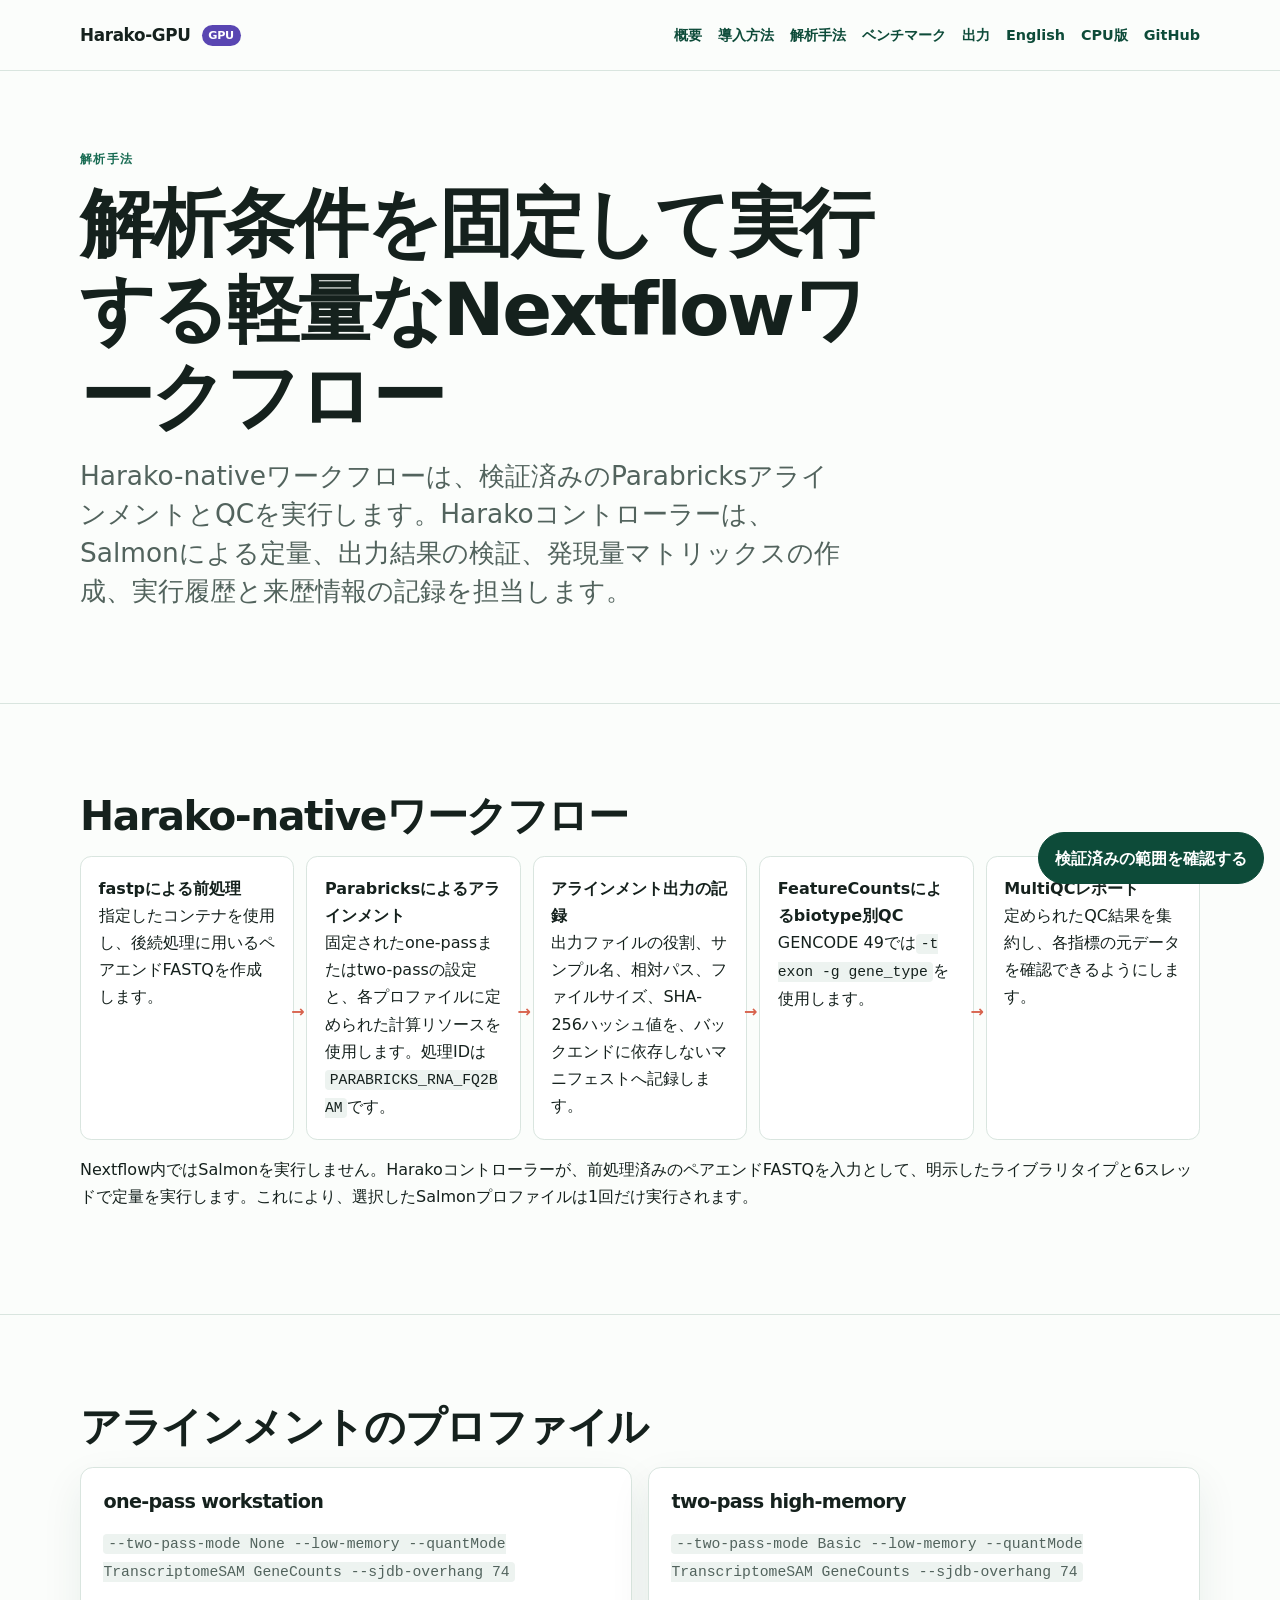
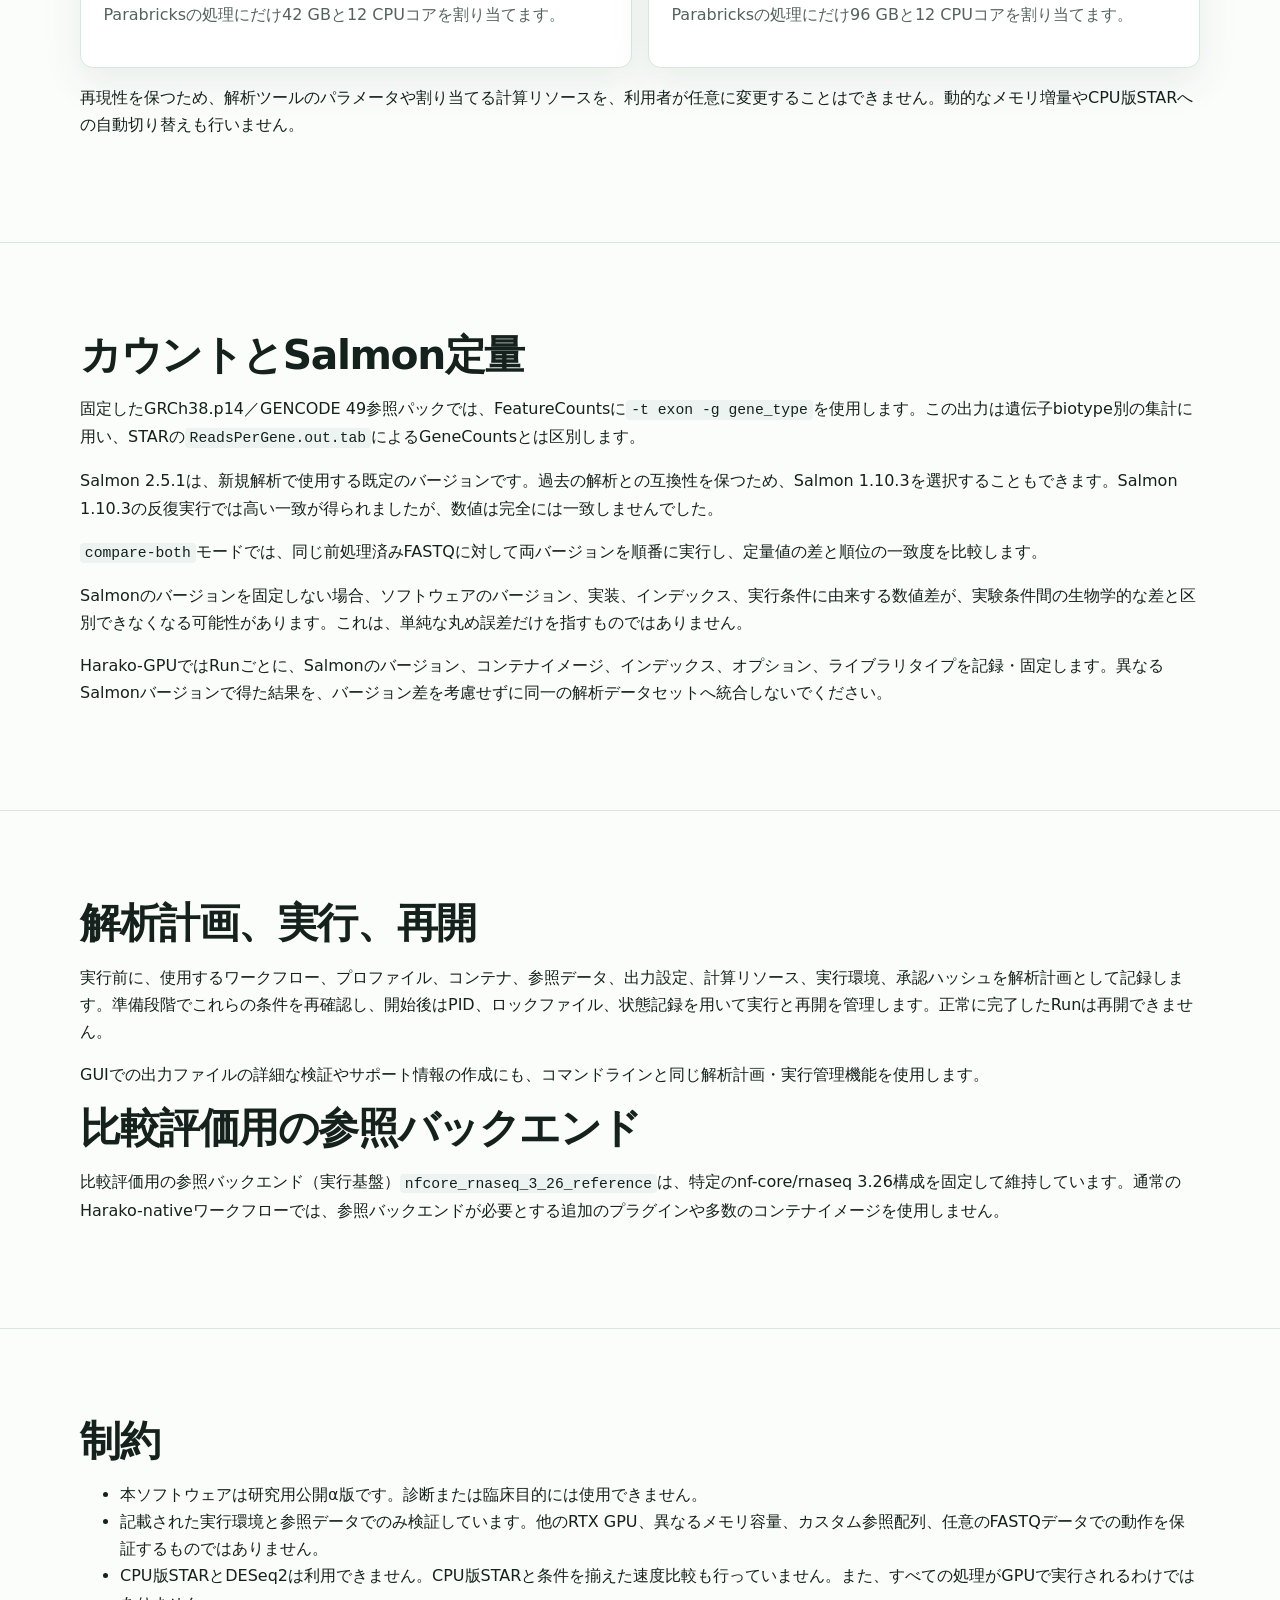
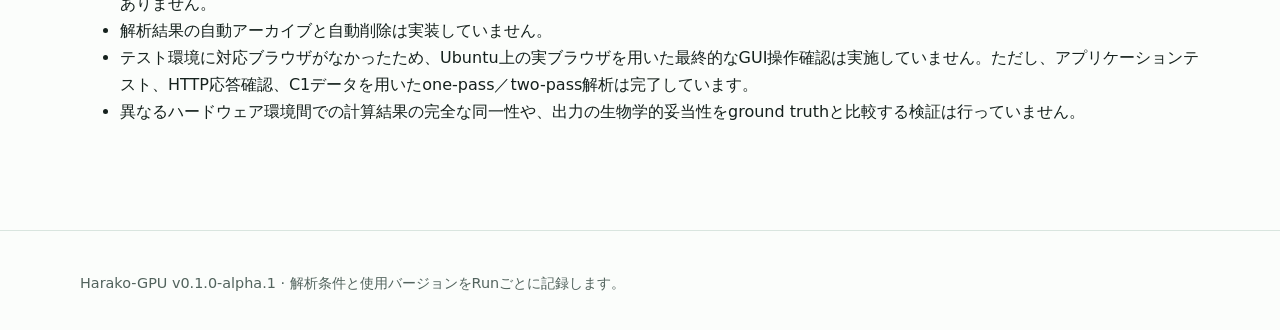
<file: site/ja/methods/index.html>
<!doctype html><html lang="ja"><head><meta charset="utf-8"><meta name="viewport" content="width=device-width,initial-scale=1"><title>RNA-seq解析手法と制約 | Harako-GPU</title><meta name="description" content="Harako-nativeワークフローによるParabricksアラインメント、biotype別QC、Salmon定量、発現量マトリックス作成、出力検証の方法を説明します。"><link rel="canonical" href="https://do-shima.github.io/Harako-GPU/ja/methods/"><link rel="alternate" hreflang="en" href="https://do-shima.github.io/Harako-GPU/methods/"><link rel="alternate" hreflang="ja" href="https://do-shima.github.io/Harako-GPU/ja/methods/"><link rel="alternate" hreflang="x-default" href="https://do-shima.github.io/Harako-GPU/methods/"><link rel="stylesheet" href="../../assets/site.css"><script src="../../assets/ai-consult.js" defer></script></head>
<body><a class="skip-link" href="#main">本文へ移動</a><header class="site-header"><nav class="nav"><a class="brand" href="../">Harako-GPU <span class="gpu-badge">GPU</span></a><div class="nav-links"><a href="../">概要</a><a href="../installation/">導入方法</a><a aria-current="page" href="./">解析手法</a><a href="../benchmarks/">ベンチマーク</a><a href="../outputs/">出力</a><a href="../../methods/" lang="en">English</a><a href="https://do-shima.github.io/harako-rnaseq/">CPU版</a><a href="https://github.com/do-shima/Harako-GPU">GitHub</a></div></nav></header><main id="main"><section class="container hero page-hero"><div><p class="eyebrow">解析手法</p><h1>解析条件を固定して実行する軽量なNextflowワークフロー</h1><p class="subtitle">Harako-nativeワークフローは、検証済みのParabricksアラインメントとQCを実行します。Harakoコントローラーは、Salmonによる定量、出力結果の検証、発現量マトリックスの作成、実行履歴と来歴情報の記録を担当します。</p></div></section>
<section class="section"><div class="container"><h2>Harako-nativeワークフロー</h2><ol class="flow"><li><strong>fastpによる前処理</strong><br>指定したコンテナを使用し、後続処理に用いるペアエンドFASTQを作成します。</li><li><strong>Parabricksによるアラインメント</strong><br>固定されたone-passまたはtwo-passの設定と、各プロファイルに定められた計算リソースを使用します。処理IDは<code>PARABRICKS_RNA_FQ2BAM</code>です。</li><li><strong>アラインメント出力の記録</strong><br>出力ファイルの役割、サンプル名、相対パス、ファイルサイズ、SHA-256ハッシュ値を、バックエンドに依存しないマニフェストへ記録します。</li><li><strong>FeatureCountsによるbiotype別QC</strong><br>GENCODE 49では<code>-t exon -g gene_type</code>を使用します。</li><li><strong>MultiQCレポート</strong><br>定められたQC結果を集約し、各指標の元データを確認できるようにします。</li></ol><p>Nextflow内ではSalmonを実行しません。Harakoコントローラーが、前処理済みのペアエンドFASTQを入力として、明示したライブラリタイプと6スレッドで定量を実行します。これにより、選択したSalmonプロファイルは1回だけ実行されます。</p></div></section>
<section class="section"><div class="container"><h2>アラインメントのプロファイル</h2><div class="grid two"><article class="card"><h3>one-pass workstation</h3><p><code>--two-pass-mode None --low-memory --quantMode TranscriptomeSAM GeneCounts --sjdb-overhang 74</code></p><p>Parabricksの処理にだけ42 GBと12 CPUコアを割り当てます。</p></article><article class="card"><h3>two-pass high-memory</h3><p><code>--two-pass-mode Basic --low-memory --quantMode TranscriptomeSAM GeneCounts --sjdb-overhang 74</code></p><p>Parabricksの処理にだけ96 GBと12 CPUコアを割り当てます。</p></article></div><p>再現性を保つため、解析ツールのパラメータや割り当てる計算リソースを、利用者が任意に変更することはできません。動的なメモリ増量やCPU版STARへの自動切り替えも行いません。</p></div></section>
<section class="section"><div class="container"><h2>カウントとSalmon定量</h2><p>固定したGRCh38.p14／GENCODE 49参照パックでは、FeatureCountsに<code>-t exon -g gene_type</code>を使用します。この出力は遺伝子biotype別の集計に用い、STARの<code>ReadsPerGene.out.tab</code>によるGeneCountsとは区別します。</p><p>Salmon 2.5.1は、新規解析で使用する既定のバージョンです。過去の解析との互換性を保つため、Salmon 1.10.3を選択することもできます。Salmon 1.10.3の反復実行では高い一致が得られましたが、数値は完全には一致しませんでした。</p><p><code>compare-both</code>モードでは、同じ前処理済みFASTQに対して両バージョンを順番に実行し、定量値の差と順位の一致度を比較します。</p><p>Salmonのバージョンを固定しない場合、ソフトウェアのバージョン、実装、インデックス、実行条件に由来する数値差が、実験条件間の生物学的な差と区別できなくなる可能性があります。これは、単純な丸め誤差だけを指すものではありません。</p><p>Harako-GPUではRunごとに、Salmonのバージョン、コンテナイメージ、インデックス、オプション、ライブラリタイプを記録・固定します。異なるSalmonバージョンで得た結果を、バージョン差を考慮せずに同一の解析データセットへ統合しないでください。</p></div></section>
<section class="section"><div class="container"><h2>解析計画、実行、再開</h2><p>実行前に、使用するワークフロー、プロファイル、コンテナ、参照データ、出力設定、計算リソース、実行環境、承認ハッシュを解析計画として記録します。準備段階でこれらの条件を再確認し、開始後はPID、ロックファイル、状態記録を用いて実行と再開を管理します。正常に完了したRunは再開できません。</p><p>GUIでの出力ファイルの詳細な検証やサポート情報の作成にも、コマンドラインと同じ解析計画・実行管理機能を使用します。</p><h2>比較評価用の参照バックエンド</h2><p>比較評価用の参照バックエンド（実行基盤）<code>nfcore_rnaseq_3_26_reference</code>は、特定のnf-core/rnaseq 3.26構成を固定して維持しています。通常のHarako-nativeワークフローでは、参照バックエンドが必要とする追加のプラグインや多数のコンテナイメージを使用しません。</p></div></section>
<section class="section"><div class="container"><h2>制約</h2><ul><li>本ソフトウェアは研究用公開α版です。診断または臨床目的には使用できません。</li><li>記載された実行環境と参照データでのみ検証しています。他のRTX GPU、異なるメモリ容量、カスタム参照配列、任意のFASTQデータでの動作を保証するものではありません。</li><li>CPU版STARとDESeq2は利用できません。CPU版STARと条件を揃えた速度比較も行っていません。また、すべての処理がGPUで実行されるわけではありません。</li><li>解析結果の自動アーカイブと自動削除は実装していません。</li><li>テスト環境に対応ブラウザがなかったため、Ubuntu上の実ブラウザを用いた最終的なGUI操作確認は実施していません。ただし、アプリケーションテスト、HTTP応答確認、C1データを用いたone-pass／two-pass解析は完了しています。</li><li>異なるハードウェア環境間での計算結果の完全な同一性や、出力の生物学的妥当性をground truthと比較する検証は行っていません。</li></ul><div class="notice evidence-note" data-evidence-note tabindex="-1" hidden>公開している検証記録は、定められた実行環境、解析条件、入力データにおいて、ワークフローが想定どおり動作したことを示します。生物学的解釈の妥当性、実験計画の適切性、臨床性能、他の環境での動作を保証するものではありません。</div></div></section></main><footer class="site-footer"><div class="container"><p>Harako-GPU v0.1.0-alpha.1 · 解析条件と使用バージョンをRunごとに記録します。</p></div></footer></body></html>
</file>
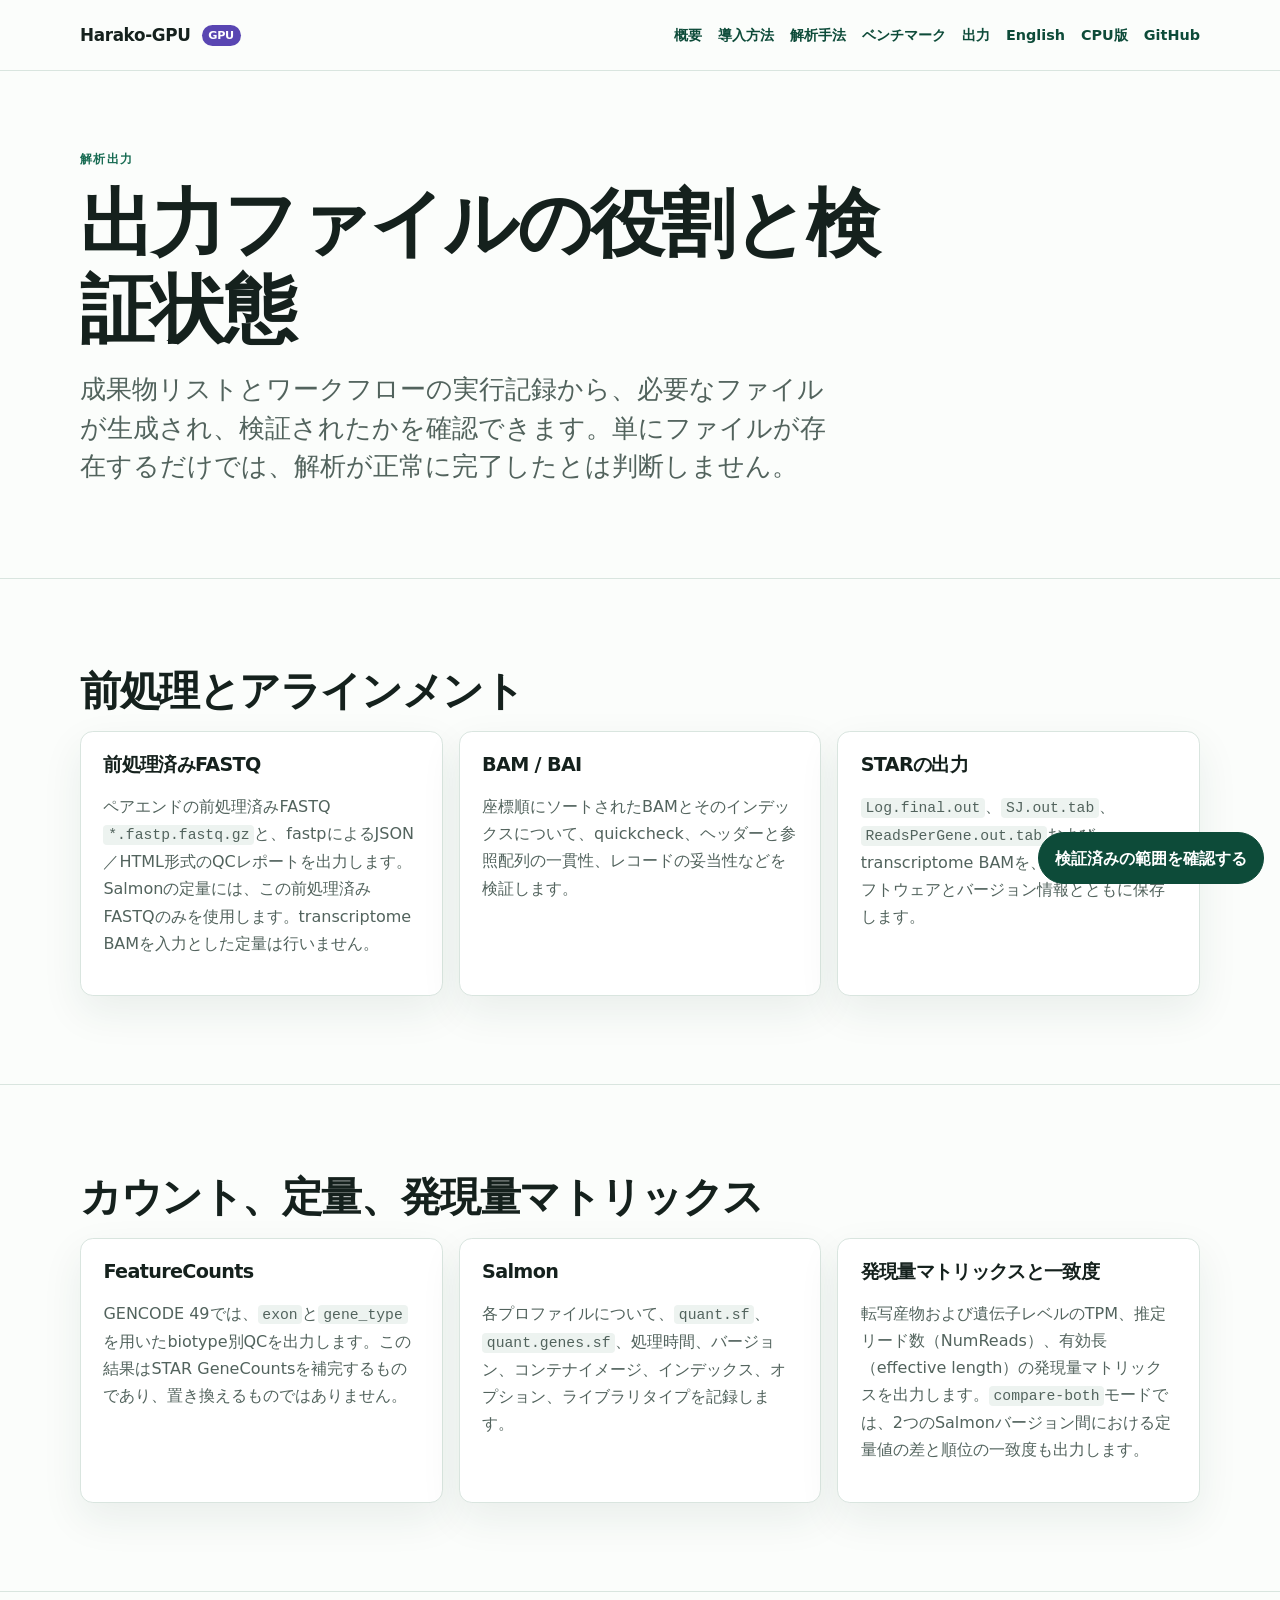
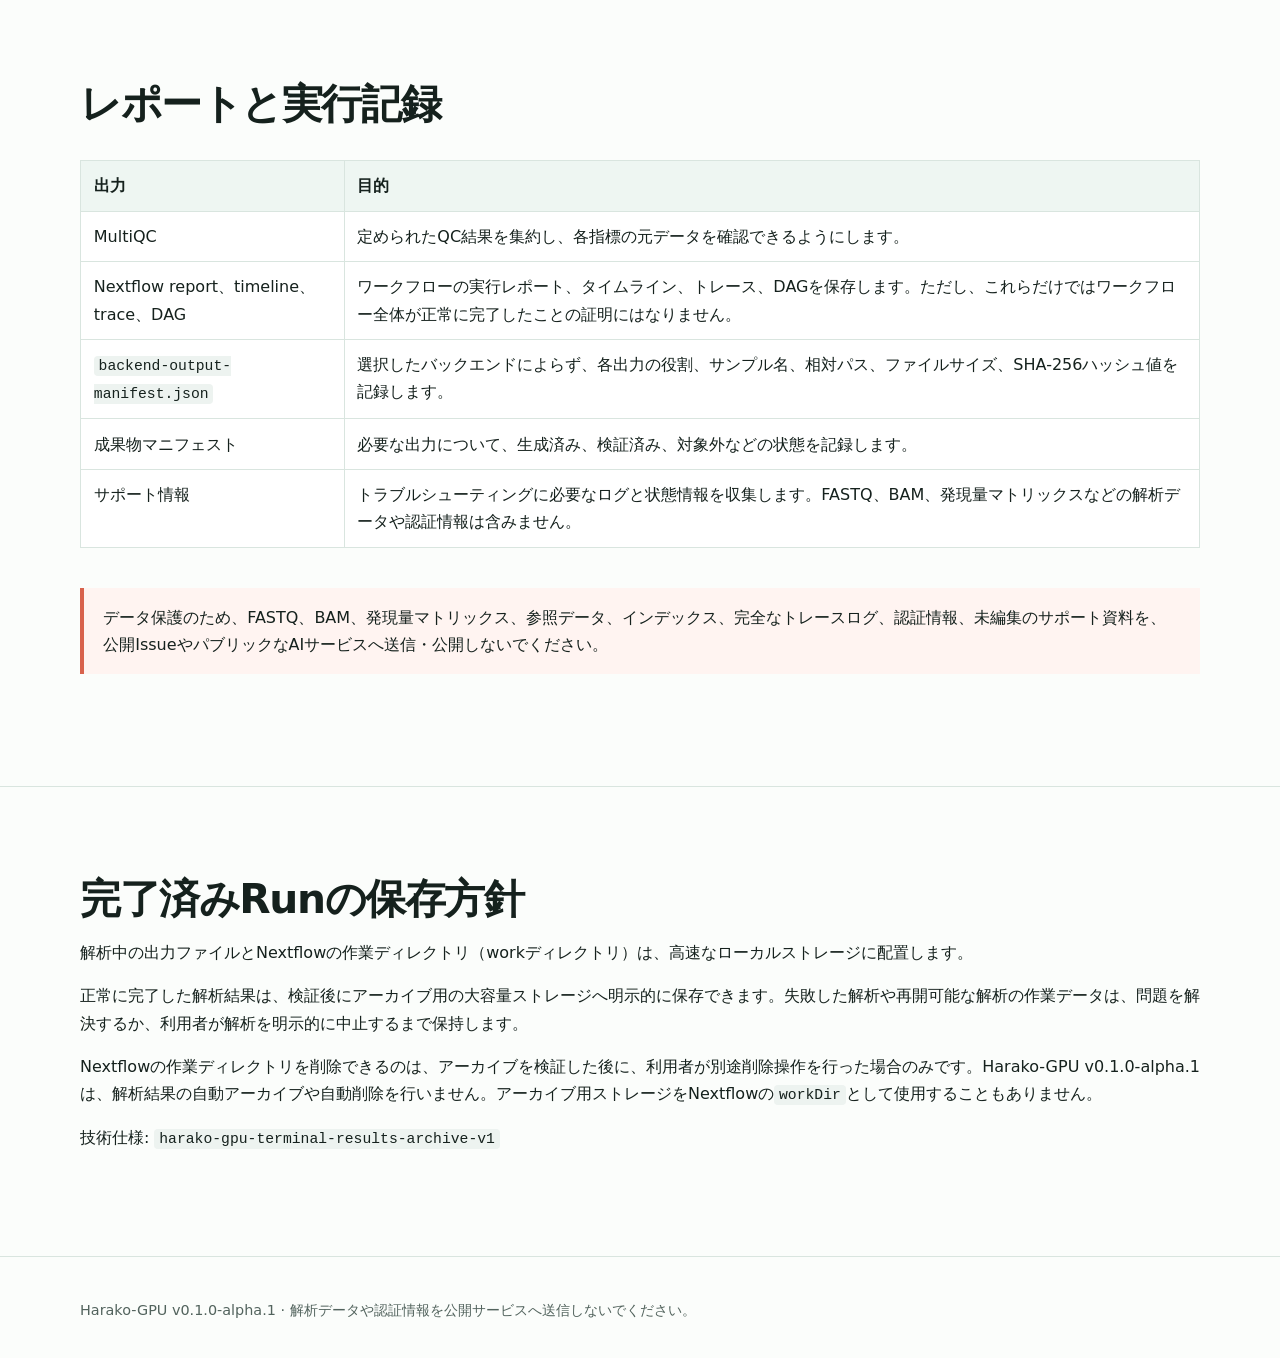
<file: site/ja/outputs/index.html>
<!doctype html><html lang="ja"><head><meta charset="utf-8"><meta name="viewport" content="width=device-width,initial-scale=1"><title>RNA-seq解析の出力 | Harako-GPU</title><meta name="description" content="前処理済みFASTQ、BAM、スプライスジャンクション、GeneCounts、Salmon定量、発現量マトリックス、QCレポートの役割と検証状態を説明します。"><link rel="canonical" href="https://do-shima.github.io/Harako-GPU/ja/outputs/"><link rel="alternate" hreflang="en" href="https://do-shima.github.io/Harako-GPU/outputs/"><link rel="alternate" hreflang="ja" href="https://do-shima.github.io/Harako-GPU/ja/outputs/"><link rel="alternate" hreflang="x-default" href="https://do-shima.github.io/Harako-GPU/outputs/"><link rel="stylesheet" href="../../assets/site.css"><script src="../../assets/ai-consult.js" defer></script></head>
<body><a class="skip-link" href="#main">本文へ移動</a><header class="site-header"><nav class="nav"><a class="brand" href="../">Harako-GPU <span class="gpu-badge">GPU</span></a><div class="nav-links"><a href="../">概要</a><a href="../installation/">導入方法</a><a href="../methods/">解析手法</a><a href="../benchmarks/">ベンチマーク</a><a aria-current="page" href="./">出力</a><a href="../../outputs/" lang="en">English</a><a href="https://do-shima.github.io/harako-rnaseq/">CPU版</a><a href="https://github.com/do-shima/Harako-GPU">GitHub</a></div></nav></header><main id="main"><section class="container hero page-hero"><div><p class="eyebrow">解析出力</p><h1>出力ファイルの役割と検証状態</h1><p class="subtitle">成果物リストとワークフローの実行記録から、必要なファイルが生成され、検証されたかを確認できます。単にファイルが存在するだけでは、解析が正常に完了したとは判断しません。</p></div></section>
<section class="section"><div class="container"><h2>前処理とアラインメント</h2><div class="grid"><article class="card"><h3>前処理済みFASTQ</h3><p>ペアエンドの前処理済みFASTQ <code>*.fastp.fastq.gz</code>と、fastpによるJSON／HTML形式のQCレポートを出力します。Salmonの定量には、この前処理済みFASTQのみを使用します。transcriptome BAMを入力とした定量は行いません。</p></article><article class="card"><h3>BAM / BAI</h3><p>座標順にソートされたBAMとそのインデックスについて、quickcheck、ヘッダーと参照配列の一貫性、レコードの妥当性などを検証します。</p></article><article class="card"><h3>STARの出力</h3><p><code>Log.final.out</code>、<code>SJ.out.tab</code>、<code>ReadsPerGene.out.tab</code>およびtranscriptome BAMを、生成に使用したソフトウェアとバージョン情報とともに保存します。</p></article></div></div></section>
<section class="section"><div class="container"><h2>カウント、定量、発現量マトリックス</h2><div class="grid"><article class="card"><h3>FeatureCounts</h3><p>GENCODE 49では、<code>exon</code>と<code>gene_type</code>を用いたbiotype別QCを出力します。この結果はSTAR GeneCountsを補完するものであり、置き換えるものではありません。</p></article><article class="card"><h3>Salmon</h3><p>各プロファイルについて、<code>quant.sf</code>、<code>quant.genes.sf</code>、処理時間、バージョン、コンテナイメージ、インデックス、オプション、ライブラリタイプを記録します。</p></article><article class="card"><h3>発現量マトリックスと一致度</h3><p>転写産物および遺伝子レベルのTPM、推定リード数（NumReads）、有効長（effective length）の発現量マトリックスを出力します。<code>compare-both</code>モードでは、2つのSalmonバージョン間における定量値の差と順位の一致度も出力します。</p></article></div></div></section>
<section class="section"><div class="container"><h2>レポートと実行記録</h2><div class="table-scroll"><table><thead><tr><th>出力</th><th>目的</th></tr></thead><tbody><tr><td>MultiQC</td><td>定められたQC結果を集約し、各指標の元データを確認できるようにします。</td></tr><tr><td>Nextflow report、timeline、trace、DAG</td><td>ワークフローの実行レポート、タイムライン、トレース、DAGを保存します。ただし、これらだけではワークフロー全体が正常に完了したことの証明にはなりません。</td></tr><tr><td><code>backend-output-manifest.json</code></td><td>選択したバックエンドによらず、各出力の役割、サンプル名、相対パス、ファイルサイズ、SHA-256ハッシュ値を記録します。</td></tr><tr><td>成果物マニフェスト</td><td>必要な出力について、生成済み、検証済み、対象外などの状態を記録します。</td></tr><tr><td>サポート情報</td><td>トラブルシューティングに必要なログと状態情報を収集します。FASTQ、BAM、発現量マトリックスなどの解析データや認証情報は含みません。</td></tr></tbody></table></div><p class="notice">データ保護のため、FASTQ、BAM、発現量マトリックス、参照データ、インデックス、完全なトレースログ、認証情報、未編集のサポート資料を、公開IssueやパブリックなAIサービスへ送信・公開しないでください。</p></div></section>
<section class="section"><div class="container"><h2>完了済みRunの保存方針</h2><p>解析中の出力ファイルとNextflowの作業ディレクトリ（workディレクトリ）は、高速なローカルストレージに配置します。</p><p>正常に完了した解析結果は、検証後にアーカイブ用の大容量ストレージへ明示的に保存できます。失敗した解析や再開可能な解析の作業データは、問題を解決するか、利用者が解析を明示的に中止するまで保持します。</p><p>Nextflowの作業ディレクトリを削除できるのは、アーカイブを検証した後に、利用者が別途削除操作を行った場合のみです。Harako-GPU v0.1.0-alpha.1は、解析結果の自動アーカイブや自動削除を行いません。アーカイブ用ストレージをNextflowの<code>workDir</code>として使用することもありません。</p><p class="technical-note">技術仕様: <code>harako-gpu-terminal-results-archive-v1</code></p><div class="notice evidence-note" data-evidence-note tabindex="-1" hidden>アーカイブの記録では、構成情報とチェックサムを検証します。この記録は、生物学的解釈の妥当性やデータ公開の可否を判断するものではありません。</div></div></section></main><footer class="site-footer"><div class="container"><p>Harako-GPU v0.1.0-alpha.1 · 解析データや認証情報を公開サービスへ送信しないでください。</p></div></footer></body></html>
</file>
<file: site/assets/site.css>
:root{color-scheme:light;--ink:#15211d;--muted:#52635d;--paper:#fbfdfb;--panel:#fff;--green:#176b52;--green-dark:#0d4b39;--mint:#dff3ea;--salmon:#d8624c;--gpu:#5946b2;--line:#d9e5df;--shadow:0 16px 40px rgba(20,63,49,.08)}
*{box-sizing:border-box}html{scroll-behavior:smooth}body{margin:0;color:var(--ink);background:var(--paper);font-family:system-ui,-apple-system,BlinkMacSystemFont,"Segoe UI",sans-serif;font-size:1rem;line-height:1.7}a{color:var(--green-dark);text-decoration-thickness:.1em;text-underline-offset:.18em}a:hover{color:var(--salmon)}.skip-link{position:absolute;top:-5rem;left:1rem;z-index:10;padding:.7rem 1rem;color:#fff;background:var(--green-dark)}.skip-link:focus{top:1rem}.site-header{border-bottom:1px solid var(--line);background:rgba(251,253,251,.97)}.nav,.container{width:min(1120px,calc(100% - 2rem));margin-inline:auto}.nav{display:flex;align-items:center;justify-content:space-between;gap:1.5rem;min-height:4.4rem}.brand{color:var(--ink);font-size:1.05rem;font-weight:800;letter-spacing:-.02em;text-decoration:none;white-space:nowrap}.gpu-badge{display:inline-block;margin-left:.35rem;padding:.08rem .42rem;border-radius:999px;color:#fff;background:var(--gpu);font-size:.7rem;vertical-align:.12rem}.nav-links{display:flex;flex-wrap:wrap;justify-content:flex-end;gap:.35rem 1rem}.nav-links a{font-size:.9rem;font-weight:650;text-decoration:none}.hero{display:grid;grid-template-columns:minmax(0,1.45fr) minmax(240px,.55fr);align-items:center;gap:3rem;padding-block:clamp(3.5rem,8vw,7rem)}.page-hero{grid-template-columns:1fr;padding-block:clamp(2.7rem,6vw,5rem)}.eyebrow{margin:0 0 .7rem;color:var(--green);font-size:.78rem;font-weight:800;letter-spacing:.12em;text-transform:uppercase}h1,h2,h3{line-height:1.18;letter-spacing:-.035em}h1{max-width:16ch;margin:0;font-size:clamp(2.8rem,7vw,5.7rem)}.page-hero h1{font-size:clamp(2.45rem,6vw,4.6rem)}h2{margin:0 0 1rem;font-size:clamp(1.75rem,4vw,2.55rem)}h3{margin:0 0 .45rem;font-size:1.2rem}.subtitle{max-width:760px;margin:1rem 0;color:var(--muted);font-size:clamp(1.2rem,2.7vw,1.65rem);line-height:1.45}.lede,.section-intro{max-width:780px;color:var(--muted);font-size:1.06rem}.hero-logo{display:block;width:min(100%,330px);height:auto;margin-inline:auto;filter:drop-shadow(0 16px 18px rgba(20,63,49,.12))}.actions,.status{display:flex;flex-wrap:wrap;gap:.8rem;margin-top:1.4rem}.button{display:inline-block;padding:.72rem 1rem;border:1px solid var(--green-dark);border-radius:.55rem;font-weight:750;text-decoration:none}.button.primary{color:#fff;background:var(--green-dark)}.button:hover{border-color:var(--salmon)}.button.primary:hover{color:#fff;background:var(--salmon)}.pill{padding:.25rem .65rem;border-radius:999px;color:var(--green-dark);background:var(--mint);font-size:.84rem;font-weight:750}.pill.warning{color:#6d2d20;background:#fff0eb}.section{padding-block:clamp(3rem,7vw,5.5rem);border-top:1px solid var(--line)}.grid{display:grid;grid-template-columns:repeat(3,minmax(0,1fr));gap:1rem}.grid.two{grid-template-columns:repeat(2,minmax(0,1fr))}.card,.figure-card{padding:1.4rem;border:1px solid var(--line);border-radius:.8rem;background:var(--panel);box-shadow:var(--shadow)}.card p,.card ul{color:var(--muted)}.flow{display:grid;grid-template-columns:repeat(5,minmax(0,1fr));gap:.75rem;padding:0;list-style:none}.flow li{position:relative;padding:1.1rem;border:1px solid var(--line);border-radius:.7rem;background:var(--panel)}.flow li:not(:last-child)::after{position:absolute;top:50%;right:-.7rem;z-index:1;content:"→";color:var(--salmon);font-weight:900}.notice{margin-block:1.5rem;padding:1rem 1.2rem;border-left:4px solid var(--salmon);background:#fff4f1}.qualified{border-left-color:var(--green);background:#edf8f3}.figure-card{margin:1.5rem 0}.figure-card img{display:block;width:100%;height:auto}.figure-card figcaption{margin-top:.8rem;color:var(--muted)}.table-scroll{overflow-x:auto}table{width:100%;border-collapse:collapse;margin:1rem 0;background:var(--panel)}th,td{padding:.7rem .8rem;border:1px solid var(--line);text-align:left;vertical-align:top}th{background:#eef6f2}code{padding:.12rem .3rem;border-radius:.25rem;background:#edf3f0;font-size:.92em}pre{overflow-x:auto;padding:1rem 1.15rem;border-radius:.65rem;color:#eaf7f1;background:#12251e;line-height:1.55}pre code{padding:0;color:inherit;background:transparent}.site-footer{padding-block:2.3rem;border-top:1px solid var(--line);color:var(--muted);font-size:.9rem}.site-footer p{margin:.25rem 0}.evidence-toggle{position:fixed;right:1rem;bottom:1rem;z-index:20;min-height:44px;padding:.7rem 1rem;border:1px solid var(--green-dark);border-radius:999px;color:#fff;background:var(--green-dark);font:inherit;font-weight:750;cursor:pointer}.evidence-toggle:focus-visible,.nav a:focus-visible,.button:focus-visible{outline:3px solid var(--salmon);outline-offset:3px}.evidence-note[hidden]{display:none}
@media(max-width:900px){.flow{grid-template-columns:repeat(2,minmax(0,1fr))}.grid{grid-template-columns:repeat(2,minmax(0,1fr))}}@media(max-width:760px){.nav{align-items:flex-start;flex-direction:column;padding-block:1rem}.nav-links{justify-content:flex-start}.hero{grid-template-columns:1fr}.hero-logo{width:min(70vw,280px)}.grid,.grid.two,.flow{grid-template-columns:1fr}.flow li:not(:last-child)::after{top:auto;right:50%;bottom:-1.15rem;transform:rotate(90deg)}table{display:block;overflow-x:auto}}
.section p code,.section li code,.section td code{overflow-wrap:anywhere;word-break:break-word}
</file>
